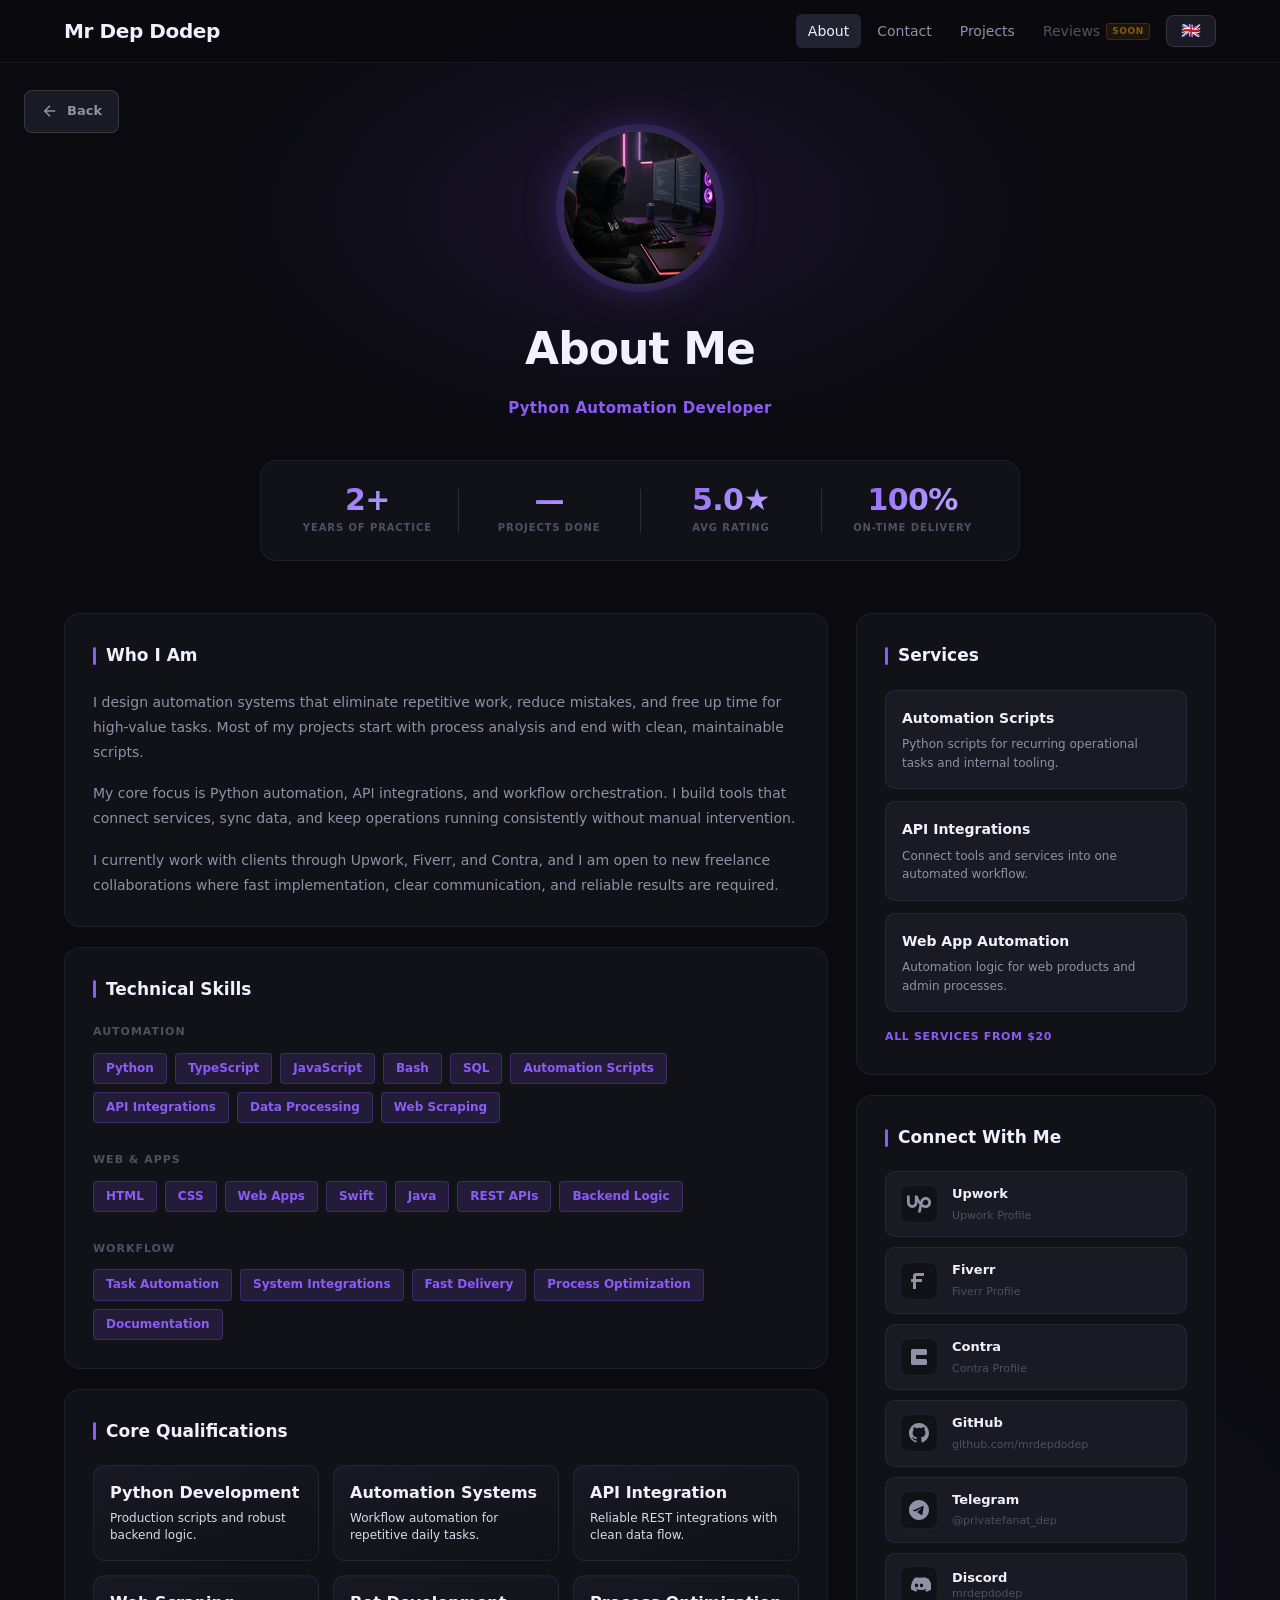
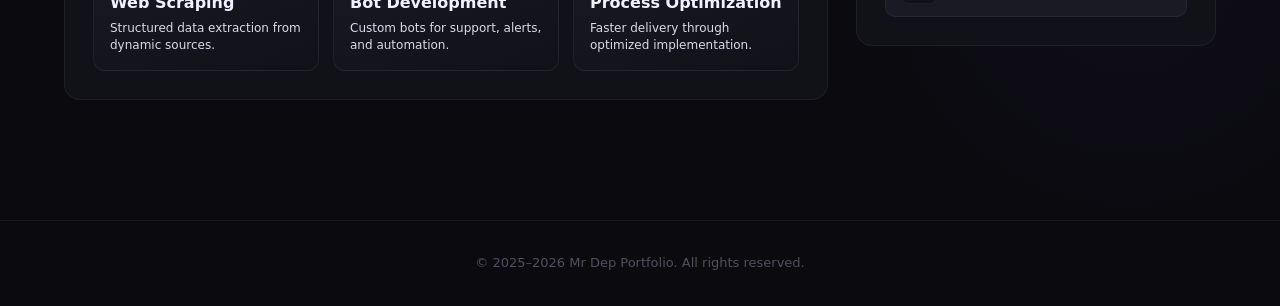
<file: about/index.html>
<!DOCTYPE html>
<html lang="en">
<head>
  <meta charset="UTF-8" />
  <meta name="viewport" content="width=device-width, initial-scale=1.0" />
  <meta http-equiv="Content-Security-Policy" content="default-src 'self'; script-src 'self' https://cdnjs.cloudflare.com 'sha256-5gmyL0zqmXpKHC7ut8MeoKmdxbCpKA8cqHUM3cdT25I='; style-src 'self' 'unsafe-inline' https://fonts.googleapis.com https://cdnjs.cloudflare.com; img-src 'self' https: data: blob:; font-src 'self' https://fonts.gstatic.com data:; connect-src 'self' https:; object-src 'none'; base-uri 'self'" />
  
  <!-- Primary Meta Tags -->
  <title>About Me | Mr Dep Portfolio</title>
  <meta name="title" content="About Me | Mr Dep Portfolio" />
  <meta name="description" content="Learn more about Mr Dep - Python Automation Developer. Skills, services, and freelance profiles." />
  <meta name="keywords" content="python automation, scripts, integrations, services, freelancer profiles" />
  <meta name="theme-color" content="#6366f1" />
  <meta name="robots" content="index, follow, max-image-preview:large" />
  
  <!-- Canonical URL -->
  <meta name="author" content="Mr Dep" />
  <link rel="canonical" href="https://mrdepdodep.github.io/portfolio/about/" />
  <link rel="alternate" hreflang="en" href="https://mrdepdodep.github.io/portfolio/about/?lang=en" />
  <link rel="alternate" hreflang="uk" href="https://mrdepdodep.github.io/portfolio/about/?lang=uk" />
  <link rel="alternate" hreflang="ru" href="https://mrdepdodep.github.io/portfolio/about/?lang=ru" />
  <link rel="alternate" hreflang="x-default" href="https://mrdepdodep.github.io/portfolio/about/" />
  <meta property="og:type" content="website" />
  <meta property="og:url" content="https://mrdepdodep.github.io/portfolio/about/" />
  <meta property="og:title" content="About Me | Mr Dep Portfolio" />
  <meta property="og:description" content="Learn more about Mr Dep - Python Automation Developer. Skills, services, and freelance profiles." />
  <meta property="og:image" content="https://mrdepdodep.github.io/portfolio/src/images/dodep-coder.png" />
  <meta property="og:image:width" content="1024" />
  <meta property="og:image:height" content="1024" />
  <meta property="og:site_name" content="Mr Dep Portfolio" />
  <meta property="og:locale" content="en_US" />
  <meta property="twitter:card" content="summary_large_image" />
  <meta property="twitter:url" content="https://mrdepdodep.github.io/portfolio/about/" />
  <meta property="twitter:title" content="About Me | Mr Dep Portfolio" />
  <meta property="twitter:description" content="Learn more about Mr Dep - Python Automation Developer. Skills, services, and freelance profiles." />
  <meta property="twitter:image" content="https://mrdepdodep.github.io/portfolio/src/images/dodep-coder.png" />
  
  <!-- Favicons -->
  <link rel="icon" type="image/x-icon" href="../src/images/favicon.ico" />
  <link rel="icon" type="image/png" sizes="32x32" href="../src/images/dodep-coder.png" />
  <link rel="icon" type="image/png" sizes="16x16" href="../src/images/dodep-coder.png" />
  <link rel="apple-touch-icon" sizes="180x180" href="../src/images/dodep-coder.png" />
  
  <!-- Preconnect for Performance -->
  <link rel="preconnect" href="https://fonts.googleapis.com" />
  <link rel="preconnect" href="https://fonts.gstatic.com" crossorigin />
  <link rel="preload" href="https://fonts.googleapis.com/css2?family=Inter:wght@300;400;600;700&display=swap" as="style" crossorigin />
  
  <!-- Fonts -->
  <link href="https://fonts.googleapis.com/css2?family=Inter:wght@300;400;600;700&display=swap" rel="stylesheet" />
  
  <!-- Preload Critical Resources -->
  <link rel="preload" href="../src/css/main.css" as="style" />
  <link rel="preload" href="../src/css/about.css" as="style" />
  <link rel="preload" href="../src/js/main.js" as="script" />
  
  <!-- Styles -->
  <link rel="stylesheet" href="../src/css/main.css"/>
  <link rel="stylesheet" href="../src/css/about.css"/>

  <!-- Structured Data -->
  <script type="application/ld+json">
  {
    "@context": "https://schema.org",
    "@type": "ProfilePage",
    "name": "About Mr Dep",
    "url": "https://mrdepdodep.github.io/portfolio/about/",
    "mainEntity": {
      "@type": "Person",
      "name": "Mr Dep",
      "url": "https://mrdepdodep.github.io/portfolio/",
      "jobTitle": "Python Automation Developer",
      "description": "Python automation developer based in Lviv. Scripts, API integrations, workflow automation, and web app tooling.",
      "knowsAbout": ["Python", "Automation", "API Integration", "Web Scraping", "Bot Development", "JavaScript", "TypeScript", "Swift", "Java"],
      "sameAs": [
        "https://github.com/mrdepdodep",
        "https://www.upwork.com/freelancers/~01fa79f1e53eda4e4b",
        "https://www.fiverr.com/mrdepdodep",
        "https://contra.com/mr_dep_dodep_rnrcocwr/work?r=mr_dep_dodep_rnrcocwr"
      ]
    }
  }
  </script>
</head>

<body class="about-page">
  
  <!-- Toast Notification -->
  <div class="toast" id="toast" role="alert" aria-live="polite" aria-atomic="true"></div>

  <!-- Back Button -->
  <a href="../" class="back-button" aria-label="Go back to home page" data-i18n-attr="aria-label:a11y.backHome">
    <svg width="24" height="24" viewBox="0 0 24 24" fill="none" stroke="currentColor" stroke-width="2" aria-hidden="true">
      <path d="M19 12H5M12 19l-7-7 7-7"/>
    </svg>
    <span data-i18n="about.back">Back</span>
  </a>

  <!-- Navigation -->
  <nav class="nav scrolled" role="navigation" aria-label="Main navigation" data-i18n-attr="aria-label:a11y.mainNavigation">
    <div class="container nav-container">
      <a href="../" class="logo" aria-label="Mr Dep Dodep - Home" data-i18n-attr="aria-label:a11y.logoHome">Mr Dep Dodep</a>
      <ul class="nav-menu">
        <li><a href="./" class="nav-link active" aria-current="page" data-i18n="nav.about">About</a></li>
        <li><a href="../#contact" class="nav-link" data-i18n="nav.contact">Contact</a></li>
        <li><a href="../projects/" class="nav-link" data-i18n="nav.projects">Projects</a></li>
        <li>
          <a href="#" class="nav-link nav-soon" data-soon-link>
            <span data-i18n="nav.reviews">Reviews</span>
            <span class="soon-tag" aria-hidden="true" data-i18n="common.soon">Soon</span>
          </a>
        </li>
        
        <!-- Language Switcher -->
        <li class="language-switcher">
          <button class="lang-btn" id="currentLang" aria-label="Select language" aria-haspopup="true" aria-expanded="false" data-i18n-attr="aria-label:a11y.selectLanguage">
            <span class="flag" aria-hidden="true">🇬🇧</span>
          </button>
          <div class="lang-dropdown" id="langDropdown" role="menu">
            <button class="lang-option" data-lang="en" role="menuitem">
              <span class="flag" aria-hidden="true">🇬🇧</span>
              <span>English</span>
            </button>
            <button class="lang-option" data-lang="uk" role="menuitem">
              <span class="flag" aria-hidden="true">🇺🇦</span>
              <span>Українська</span>
            </button>
            <button class="lang-option" data-lang="ru" role="menuitem">
              <span class="flag" aria-hidden="true">🇷🇺</span>
              <span>Русский</span>
            </button>
          </div>
        </li>
      </ul>
    </div>
  </nav>

  <!-- Main Content -->
  <main id="main-content">
    <!-- About Detail Section -->
    <section class="about-detail">
      <div class="container">
        
        <!-- Page Header -->
        <header class="about-header">
          <div class="avatar-large">
            <img src="../src/images/dodep-coder.webp" srcset="../src/images/dodep-coder-512.webp 512w, ../src/images/dodep-coder.webp 1024w" sizes="156px" alt="Mr Dep — Python Automation Developer" id="aboutAvatarImg" />
          </div>
          <h1 class="about-title" data-i18n="about.detailTitle">About Me</h1>
          <p class="about-subtitle" data-i18n="about.detailSubtitle" data-rotating-title="profile">Python Automation Developer</p>
        </header>

        <!-- Stats Strip -->
        <div class="about-stats-strip">
          <div class="about-stat-item">
            <span class="about-stat-value">2+</span>
            <span class="about-stat-label" data-i18n="about.stats.yearsPractice">Years of Practice</span>
          </div>
          <div class="about-stat-sep"></div>
          <div class="about-stat-item">
            <span class="about-stat-value">—</span>
            <span class="about-stat-label" data-i18n="about.stats.projectsDone">Projects Done</span>
          </div>
          <div class="about-stat-sep"></div>
          <div class="about-stat-item">
            <span class="about-stat-value">5.0★</span>
            <span class="about-stat-label" data-i18n="about.stats.avgRating">Avg Rating</span>
          </div>
          <div class="about-stat-sep"></div>
          <div class="about-stat-item">
            <span class="about-stat-value">100%</span>
            <span class="about-stat-label" data-i18n="about.stats.onTimeDelivery">On-time Delivery</span>
          </div>
        </div>

        <!-- Main Content Layout -->
        <div class="about-content-wrapper">
          
          <!-- Left Side: Bio & Skills -->
          <article class="about-main-content">
            
            <!-- Biography Card -->
            <div class="content-card bio-card">
              <h2 data-i18n="about.bioTitle">Who I Am</h2>
              <div class="bio-text">
                <p data-i18n="about.bio1">
                  I design automation systems that eliminate repetitive work, reduce mistakes, and free up time for high-value tasks. Most of my projects start with process analysis and end with clean, maintainable scripts.
                </p>
                <p data-i18n="about.bio2">
                  My core focus is Python automation, API integrations, and workflow orchestration. I build tools that connect services, sync data, and keep operations running consistently without manual intervention.
                </p>
                <p data-i18n="about.bio3">
                  I currently work with clients through Upwork, Fiverr, and Contra, and I am open to new freelance collaborations where fast implementation, clear communication, and reliable results are required.
                </p>
              </div>
            </div>

            <!-- Skills Card -->
            <div class="content-card skills-card">
              <h2 data-i18n="about.skillsTitle">Technical Skills</h2>
              <div class="skills-detailed">
                <div class="skill-category">
                  <h3 data-i18n="about.skill1.title">Automation</h3>
                  <div class="skill-tags">
                    <span class="skill-tag">Python</span>
                    <span class="skill-tag">TypeScript</span>
                    <span class="skill-tag">JavaScript</span>
                    <span class="skill-tag">Bash</span>
                    <span class="skill-tag">SQL</span>
                    <span class="skill-tag">Automation Scripts</span>
                    <span class="skill-tag">API Integrations</span>
                    <span class="skill-tag">Data Processing</span>
                    <span class="skill-tag">Web Scraping</span>
                  </div>
                </div>
                
                <div class="skill-category">
                  <h3 data-i18n="about.skill2.title">Web & Apps</h3>
                  <div class="skill-tags">
                    <span class="skill-tag">HTML</span>
                    <span class="skill-tag">CSS</span>
                    <span class="skill-tag">Web Apps</span>
                    <span class="skill-tag">Swift</span>
                    <span class="skill-tag">Java</span>
                    <span class="skill-tag">REST APIs</span>
                    <span class="skill-tag">Backend Logic</span>
                  </div>
                </div>
                
                <div class="skill-category">
                  <h3 data-i18n="about.skill3.title">Workflow</h3>
                  <div class="skill-tags">
                    <span class="skill-tag">Task Automation</span>
                    <span class="skill-tag">System Integrations</span>
                    <span class="skill-tag">Fast Delivery</span>
                    <span class="skill-tag">Process Optimization</span>
                    <span class="skill-tag">Documentation</span>
                  </div>
                </div>
              </div>
            </div>

            <div class="content-card qualifications-card">
              <h2 data-i18n="about.qualifications.title">Core Qualifications</h2>
              <div class="qualification-grid">
                <div class="qualification-item">
                  <h3 data-i18n="about.qual1.title">Python Development</h3>
                  <p data-i18n="about.qual1.desc">Production scripts and robust backend logic.</p>
                </div>
                <div class="qualification-item">
                  <h3 data-i18n="about.qual2.title">Automation Systems</h3>
                  <p data-i18n="about.qual2.desc">Workflow automation for repetitive daily tasks.</p>
                </div>
                <div class="qualification-item">
                  <h3 data-i18n="about.qual3.title">API Integration</h3>
                  <p data-i18n="about.qual3.desc">Reliable REST integrations with clean data flow.</p>
                </div>
                <div class="qualification-item">
                  <h3 data-i18n="about.qual4.title">Web Scraping</h3>
                  <p data-i18n="about.qual4.desc">Structured data extraction from dynamic sources.</p>
                </div>
                <div class="qualification-item">
                  <h3 data-i18n="about.qual5.title">Bot Development</h3>
                  <p data-i18n="about.qual5.desc">Custom bots for support, alerts, and automation.</p>
                </div>
                <div class="qualification-item">
                  <h3 data-i18n="about.qual6.title">Process Optimization</h3>
                  <p data-i18n="about.qual6.desc">Faster delivery through optimized implementation.</p>
                </div>
              </div>
            </div>

            <!-- Resume block temporarily hidden -->
            <div class="content-card media-card" hidden aria-hidden="true">
              <div class="resume-header-bar">
                <h3 data-i18n="about.resumeTitle">Resume</h3>
              </div>
              <div class="resume-content" id="resumeMarkdown"></div>
            </div>

          </article>

          <!-- Right Side: Services & Contact -->
          <aside class="about-sidebar">
            
            <!-- Services/Rates Card -->
            <div class="content-card rates-card">
              <h2 data-i18n="about.servicesTitle">Services</h2>
              <div class="services-list">
                
                <div class="service-item">
                  <div class="service-header">
                    <h3 data-i18n="about.service1.name">Landing Page</h3>
                  </div>
                  <p class="service-description" data-i18n="about.service1.desc">
                    Responsive single-page website with modern design
                  </p>
                </div>

                <div class="service-item">
                  <div class="service-header">
                    <h3 data-i18n="about.service2.name">Multi-page Website</h3>
                  </div>
                  <p class="service-description" data-i18n="about.service2.desc">
                    Complete website with multiple pages and navigation
                  </p>
                </div>

                <div class="service-item">
                  <div class="service-header">
                    <h3 data-i18n="about.service3.name">UI/UX Design</h3>
                  </div>
                  <p class="service-description" data-i18n="about.service3.desc">
                    Complete design system with prototypes.
                  </p>
                </div>

              </div>
              <p class="services-note" data-i18n="about.servicesFrom">All services from $20</p>
            </div>

            <!-- Social Links Card -->
            <div class="content-card social-card">
              <h2 data-i18n="about.connectTitle">Connect With Me</h2>
              <div class="social-links-detailed">
                
                <a href="https://www.upwork.com/freelancers/~01fa79f1e53eda4e4b" target="_blank" rel="noopener noreferrer" class="social-link-detailed upwork">
                  <div class="social-icon">
                    <svg width="24" height="24" viewBox="0 0 24 24" fill="currentColor">
                      <path d="M18.561 13.158c-1.102 0-2.135-.467-3.074-1.227l.228-1.076.008-.042c.207-1.143.849-3.06 2.839-3.06 1.492 0 2.703 1.212 2.703 2.703-.001 1.489-1.212 2.702-2.704 2.702zm0-8.14c-2.539 0-4.51 1.649-5.31 4.366-1.22-1.834-2.148-4.036-2.687-5.892H7.828v7.112c-.002 1.406-1.141 2.546-2.547 2.548-1.405-.002-2.543-1.143-2.545-2.548V3.492H0v7.112c0 2.914 2.37 5.303 5.281 5.303 2.913 0 5.283-2.389 5.283-5.303v-1.19c.529 1.107 1.182 2.229 1.974 3.221l-1.673 7.873h2.797l1.213-5.71c.945.787 2.064 1.18 3.686 1.18 3.021 0 5.478-2.458 5.478-5.481 0-3.021-2.457-5.479-5.478-5.479z"/>
                    </svg>
                  </div>
                  <div class="social-info">
                    <span class="social-name">Upwork</span>
                    <span class="social-handle" data-i18n="about.social.upworkProfile">Upwork Profile</span>
                  </div>
                </a>

                <a href="https://www.fiverr.com/mrdepdodep" target="_blank" rel="noopener noreferrer" class="social-link-detailed fiverr">
                  <div class="social-icon">
                    <svg width="24" height="24" viewBox="0 0 24 24" fill="currentColor">
                      <path d="M7 4h10v3H9v3h6v3H9v7H6v-7H4v-3h2V7a3 3 0 013-3z"/>
                    </svg>
                  </div>
                  <div class="social-info">
                    <span class="social-name">Fiverr</span>
                    <span class="social-handle" data-i18n="about.social.fiverrProfile">Fiverr Profile</span>
                  </div>
                </a>

                <a href="https://contra.com/mr_dep_dodep_rnrcocwr/work?r=mr_dep_dodep_rnrcocwr" target="_blank" rel="noopener noreferrer" class="social-link-detailed contra">
                  <div class="social-icon">
                    <svg width="24" height="24" viewBox="0 0 24 24" fill="currentColor">
                      <path d="M4 5.5A1.5 1.5 0 015.5 4h13A1.5 1.5 0 0120 5.5v3A1.5 1.5 0 0118.5 10H9v4h9.5A1.5 1.5 0 0120 15.5v3a1.5 1.5 0 01-1.5 1.5h-13A1.5 1.5 0 014 18.5v-13z"/>
                    </svg>
                  </div>
                  <div class="social-info">
                    <span class="social-name">Contra</span>
                    <span class="social-handle" data-i18n="about.social.contraProfile">Contra Profile</span>
                  </div>
                </a>

                <a href="https://github.com/mrdepdodep" target="_blank" rel="noopener noreferrer" class="social-link-detailed github">
                  <div class="social-icon">
                    <svg width="24" height="24" viewBox="0 0 24 24" fill="currentColor">
                      <path d="M12 2C6.477 2 2 6.477 2 12c0 4.42 2.865 8.17 6.839 9.49.5.092.682-.217.682-.482 0-.237-.008-.866-.013-1.7-2.782.603-3.369-1.34-3.369-1.34-.454-1.156-1.11-1.463-1.11-1.463-.908-.62.069-.608.069-.608 1.003.07 1.531 1.03 1.531 1.03.892 1.529 2.341 1.087 2.91.831.092-.646.35-1.086.636-1.336-2.22-.253-4.555-1.11-4.555-4.943 0-1.091.39-1.984 1.029-2.683-.103-.253-.446-1.27.098-2.647 0 0 .84-.269 2.75 1.025A9.578 9.578 0 0112 6.836c.85.004 1.705.114 2.504.336 1.909-1.294 2.747-1.025 2.747-1.025.546 1.377.203 2.394.1 2.647.64.699 1.028 1.592 1.028 2.683 0 3.842-2.339 4.687-4.566 4.935.359.309.678.919.678 1.852 0 1.336-.012 2.415-.012 2.743 0 .267.18.578.688.48C19.138 20.167 22 16.418 22 12c0-5.523-4.477-10-10-10z"/>
                    </svg>
                  </div>
                  <div class="social-info">
                    <span class="social-name">GitHub</span>
                    <span class="social-handle">github.com/mrdepdodep</span>
                  </div>
                </a>

                <a href="https://t.me/privatefanat_dep" target="_blank" rel="noopener noreferrer" class="social-link-detailed telegram">
                  <div class="social-icon">
                    <svg width="24" height="24" viewBox="0 0 24 24" fill="currentColor">
                      <path d="M12 2C6.48 2 2 6.48 2 12s4.48 10 10 10 10-4.48 10-10S17.52 2 12 2zm4.64 6.8c-.15 1.58-.8 5.42-1.13 7.19-.14.75-.42 1-.68 1.03-.58.05-1.02-.38-1.58-.75-.88-.58-1.38-.94-2.23-1.5-.99-.65-.35-1.01.22-1.59.15-.15 2.71-2.48 2.76-2.69a.2.2 0 00-.05-.18c-.06-.05-.14-.03-.21-.02-.09.02-1.49.95-4.22 2.79-.4.27-.76.41-1.08.4-.36-.01-1.04-.2-1.55-.37-.63-.2-1.12-.31-1.08-.66.02-.18.27-.36.74-.55 2.92-1.27 4.86-2.11 5.83-2.51 2.78-1.16 3.35-1.36 3.73-1.36.08 0 .27.02.39.12.1.08.13.19.14.27-.01.06.01.24 0 .38z"/>
                    </svg>
                  </div>
                  <div class="social-info">
                    <span class="social-name">Telegram</span>
                    <span class="social-handle">@privatefanat_dep</span>
                  </div>
                </a>

                <button type="button" class="social-link-detailed discord" data-discord-open aria-label="Open Discord contact instructions" data-i18n-attr="aria-label:a11y.openDiscordInstructions">
                  <div class="social-icon">
                    <svg width="24" height="24" viewBox="0 0 24 24" fill="currentColor">
                      <path d="M20.3 5.4A16.8 16.8 0 0016.2 4l-.2.4c1.5.4 2.2 1 2.2 1s-1.4-.8-4.5-.8-4.5.8-4.5.8.7-.6 2.2-1L11.2 4A16.6 16.6 0 007 5.4C4.4 9.2 3.7 12.8 4 16.3c1.8 1.3 3.6 2 5.3 2.4l1.1-1.8c-.6-.2-1.2-.5-1.8-.8l.4-.3c3.4 1.6 7.1 1.6 10.5 0l.4.3c-.6.4-1.2.7-1.8.8l1.1 1.8c1.7-.4 3.5-1.1 5.3-2.4.4-4.1-.6-7.7-3.2-10.9zM9.5 14.2c-.9 0-1.6-.8-1.6-1.8s.7-1.8 1.6-1.8 1.6.8 1.6 1.8-.7 1.8-1.6 1.8zm5 0c-.9 0-1.6-.8-1.6-1.8s.7-1.8 1.6-1.8 1.6.8 1.6 1.8-.7 1.8-1.6 1.8z"/>
                    </svg>
                  </div>
                  <div class="social-info">
                    <span class="social-name">Discord</span>
                    <span class="social-handle">mrdepdodep</span>
                  </div>
                </button>

              </div>
            </div>

          </aside>

        </div>

      </div>
    </section>
  </main>

  <div class="discord-modal" id="discordModal" hidden>
    <div class="discord-modal-backdrop" data-discord-close></div>
    <div class="discord-modal-dialog" role="dialog" aria-modal="true" aria-labelledby="discordModalTitle">
      <div class="discord-modal-inner">

        <!-- Top bar -->
        <div class="discord-modal-topbar">
          <span class="discord-modal-label" id="discordModalTitle" data-i18n="discord.modal.title">Add me on Discord</span>
          <button type="button" class="discord-modal-close" aria-label="Close" data-i18n-attr="aria-label:a11y.close" data-discord-close>
            <svg width="12" height="12" viewBox="0 0 12 12" fill="none" aria-hidden="true"><path d="M1 1l10 10M11 1L1 11" stroke="currentColor" stroke-width="1.8" stroke-linecap="round"/></svg>
          </button>
        </div>

        <!-- Username card -->
        <div class="discord-user-card">
          <div class="discord-user-card-top">
            <div class="discord-user-avatar" aria-hidden="true">
              <svg width="22" height="22" viewBox="0 0 24 24" fill="currentColor"><path d="M20.3 5.4A16.8 16.8 0 0016.2 4l-.2.4c1.5.4 2.2 1 2.2 1s-1.4-.8-4.5-.8-4.5.8-4.5.8.7-.6 2.2-1L11.2 4A16.6 16.6 0 007 5.4C4.4 9.2 3.7 12.8 4 16.3c1.8 1.3 3.6 2 5.3 2.4l1.1-1.8c-.6-.2-1.2-.5-1.8-.8l.4-.3c3.4 1.6 7.1 1.6 10.5 0l.4.3c-.6.4-1.2.7-1.8.8l1.1 1.8c1.7-.4 3.5-1.1 5.3-2.4.4-4.1-.6-7.7-3.2-10.9zM9.5 14.2c-.9 0-1.6-.8-1.6-1.8s.7-1.8 1.6-1.8 1.6.8 1.6 1.8-.7 1.8-1.6 1.8zm5 0c-.9 0-1.6-.8-1.6-1.8s.7-1.8 1.6-1.8 1.6.8 1.6 1.8-.7 1.8-1.6 1.8z"/></svg>
            </div>
            <div class="discord-user-info">
              <span class="discord-user-sublabel">Discord</span>
              <code id="discordUsernameValue">mrdepdodep</code>
            </div>
          </div>
          <button type="button" class="discord-copy-btn" id="discordCopyBtn" data-discord-copy>
            <svg class="discord-copy-icon" width="16" height="16" viewBox="0 0 24 24" fill="none" stroke="currentColor" stroke-width="2" stroke-linecap="round" stroke-linejoin="round" aria-hidden="true"><rect x="9" y="9" width="13" height="13" rx="2"/><path d="M5 15H4a2 2 0 01-2-2V4a2 2 0 012-2h9a2 2 0 012 2v1"/></svg>
            <svg class="discord-check-icon" width="16" height="16" viewBox="0 0 24 24" fill="none" stroke="currentColor" stroke-width="2.5" stroke-linecap="round" stroke-linejoin="round" aria-hidden="true"><polyline points="20 6 9 17 4 12"/></svg>
            <span class="discord-copy-label" data-i18n="discord.modal.copyButton">Copy username</span>
          </button>
        </div>

        <!-- Steps -->
        <div class="discord-steps-wrap">
          <ol class="discord-steps">
            <li>
              <span class="discord-step-num" aria-hidden="true">1</span>
              <span data-i18n="discord.modal.step1">Tap "Copy username" above.</span>
            </li>
            <li>
              <span class="discord-step-num" aria-hidden="true">2</span>
              <span data-i18n="discord.modal.step2">Open Discord → <strong>Add Friend</strong>.</span>
            </li>
            <li>
              <span class="discord-step-num" aria-hidden="true">3</span>
              <span data-i18n="discord.modal.step3">Paste <code>mrdepdodep</code> and send the request.</span>
            </li>
          </ol>
        </div>

      </div>
    </div>
  </div>

  <!-- Footer -->
  <footer class="footer" role="contentinfo">
    <div class="container">
      <p data-i18n="footer.text">&copy; 2025–2026 Mr Dep Portfolio. All rights reserved.</p>
    </div>
  </footer>
  
  <!-- Scripts -->
  <script src="../src/js/main.js" defer></script>

</body>
</html>
</file>
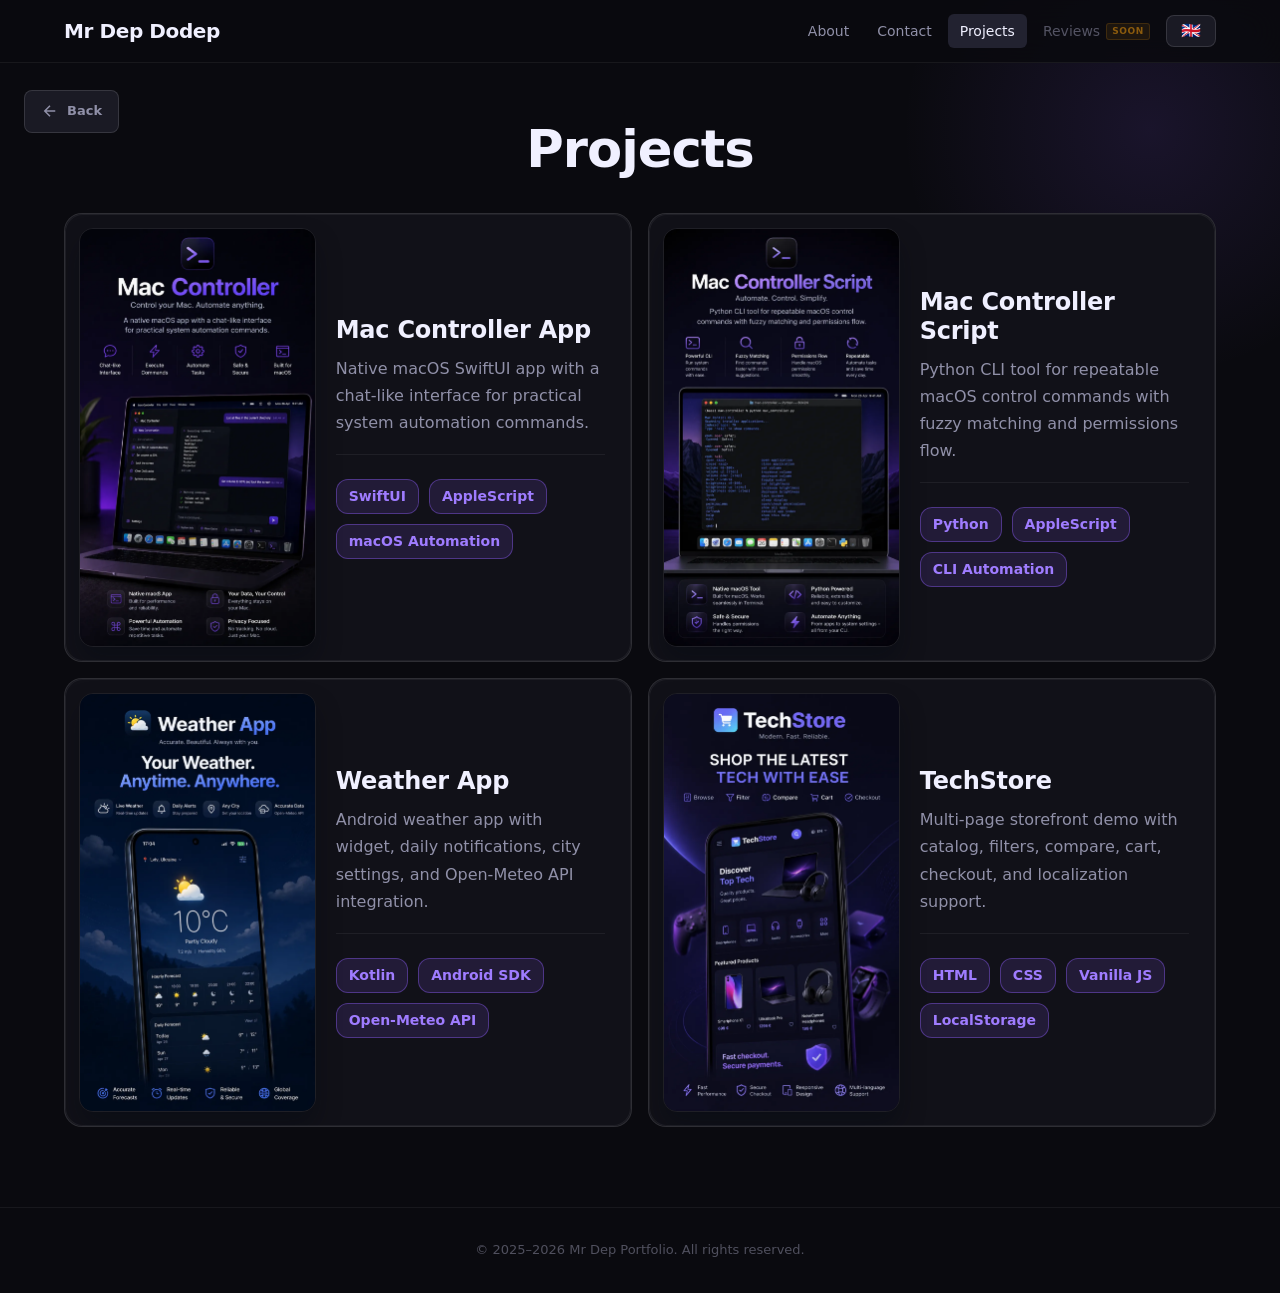
<file: projects/index.html>
<!DOCTYPE html>
<html lang="en">
<head>
  <meta charset="UTF-8" />
  <meta name="viewport" content="width=device-width, initial-scale=1.0" />
  <meta http-equiv="Content-Security-Policy" content="default-src 'self'; script-src 'self' https://cdnjs.cloudflare.com 'sha256-yBXYWBGzJzbbxDOUG4tCteR3l3p3SmIhcN23/uReKBg='; style-src 'self' 'unsafe-inline' https://fonts.googleapis.com https://cdnjs.cloudflare.com; img-src 'self' https: data: blob:; font-src 'self' https://fonts.gstatic.com data:; connect-src 'self' https:; object-src 'none'; base-uri 'self'" />

  <title>Projects | Mr Dep Portfolio</title>
  <meta name="title" content="Projects | Mr Dep Portfolio" />
  <meta name="description" content="Automation and web projects by Mr Dep — Python scripts, Mac apps, API integrations, and e-commerce demos." />
  <meta name="keywords" content="projects, portfolio, python automation, mac automation, weather app, techstore" />
  <meta name="author" content="Mr Dep" />
  <meta name="theme-color" content="#6366f1" />
  <meta name="robots" content="index, follow, max-image-preview:large" />

  <link rel="canonical" href="https://mrdepdodep.github.io/portfolio/projects/" />
  <link rel="alternate" hreflang="en" href="https://mrdepdodep.github.io/portfolio/projects/?lang=en" />
  <link rel="alternate" hreflang="uk" href="https://mrdepdodep.github.io/portfolio/projects/?lang=uk" />
  <link rel="alternate" hreflang="ru" href="https://mrdepdodep.github.io/portfolio/projects/?lang=ru" />
  <link rel="alternate" hreflang="x-default" href="https://mrdepdodep.github.io/portfolio/projects/" />
  <meta property="og:type" content="website" />
  <meta property="og:url" content="https://mrdepdodep.github.io/portfolio/projects/" />
  <meta property="og:title" content="Projects | Mr Dep Portfolio" />
  <meta property="og:description" content="Automation and web projects by Mr Dep — Python scripts, Mac apps, API integrations, and e-commerce demos." />
  <meta property="og:image" content="https://mrdepdodep.github.io/portfolio/src/images/dodep-coder.png" />
  <meta property="og:image:width" content="1024" />
  <meta property="og:image:height" content="1024" />
  <meta property="og:site_name" content="Mr Dep Portfolio" />
  <meta property="og:locale" content="en_US" />
  <meta property="twitter:card" content="summary_large_image" />
  <meta property="twitter:url" content="https://mrdepdodep.github.io/portfolio/projects/" />
  <meta property="twitter:title" content="Projects | Mr Dep Portfolio" />
  <meta property="twitter:description" content="Automation and web projects by Mr Dep — Python scripts, Mac apps, API integrations, and e-commerce demos." />
  <meta property="twitter:image" content="https://mrdepdodep.github.io/portfolio/src/images/dodep-coder.png" />

  <link rel="icon" type="image/x-icon" href="../src/images/favicon.ico" />
  <link rel="icon" type="image/png" sizes="32x32" href="../src/images/dodep-coder.png" />
  <link rel="icon" type="image/png" sizes="16x16" href="../src/images/dodep-coder.png" />
  <link rel="apple-touch-icon" sizes="180x180" href="../src/images/dodep-coder.png" />

  <link rel="preconnect" href="https://fonts.googleapis.com" />
  <link rel="preconnect" href="https://fonts.gstatic.com" crossorigin />
  <link rel="preload" href="https://fonts.googleapis.com/css2?family=Inter:wght@300;400;600;700&display=swap" as="style" crossorigin />
  <link href="https://fonts.googleapis.com/css2?family=Inter:wght@300;400;600;700&display=swap" rel="stylesheet" />

  <link rel="preload" href="../src/css/main.css" as="style" />
  <link rel="preload" href="../src/css/projects.css" as="style" />

  <link rel="stylesheet" href="../src/css/main.css" />
  <link rel="stylesheet" href="../src/css/projects.css" />

  <!-- Structured Data -->
  <script type="application/ld+json">
  {
    "@context": "https://schema.org",
    "@type": "CollectionPage",
    "name": "Projects | Mr Dep Portfolio",
    "url": "https://mrdepdodep.github.io/portfolio/projects/",
    "description": "Automation and web projects by Mr Dep — Python scripts, Mac apps, API integrations, and e-commerce demos.",
    "author": {
      "@type": "Person",
      "name": "Mr Dep",
      "url": "https://mrdepdodep.github.io/portfolio/"
    },
    "breadcrumb": {
      "@type": "BreadcrumbList",
      "itemListElement": [
        { "@type": "ListItem", "position": 1, "name": "Home", "item": "https://mrdepdodep.github.io/portfolio/" },
        { "@type": "ListItem", "position": 2, "name": "Projects", "item": "https://mrdepdodep.github.io/portfolio/projects/" }
      ]
    }
  }
  </script>
</head>
<body class="projects-page">
  <div class="toast" id="toast" role="alert" aria-live="polite" aria-atomic="true"></div>

  <a href="../" class="back-button" aria-label="Go back to home page" data-i18n-attr="aria-label:a11y.backHome">
    <svg width="24" height="24" viewBox="0 0 24 24" fill="none" stroke="currentColor" stroke-width="2" aria-hidden="true">
      <path d="M19 12H5M12 19l-7-7 7-7" />
    </svg>
    <span data-i18n="projects.back">Back</span>
  </a>

  <nav class="nav scrolled" role="navigation" aria-label="Main navigation" data-i18n-attr="aria-label:a11y.mainNavigation">
    <div class="container nav-container">
      <a href="../" class="logo" aria-label="Mr Dep Dodep - Home" data-i18n-attr="aria-label:a11y.logoHome">Mr Dep Dodep</a>
      <ul class="nav-menu">
        <li><a href="../about/" class="nav-link" data-i18n="nav.about">About</a></li>
        <li><a href="../#contact" class="nav-link" data-i18n="nav.contact">Contact</a></li>
        <li><a href="./" class="nav-link active" aria-current="page" data-i18n="nav.projects">Projects</a></li>
        <li>
          <a href="#" class="nav-link nav-soon" data-soon-link>
            <span data-i18n="nav.reviews">Reviews</span>
            <span class="soon-tag" aria-hidden="true" data-i18n="common.soon">Soon</span>
          </a>
        </li>
        <li class="language-switcher">
          <button class="lang-btn" id="currentLang" aria-label="Select language" aria-haspopup="true" aria-expanded="false" data-i18n-attr="aria-label:a11y.selectLanguage">
            <span class="flag" aria-hidden="true">🇬🇧</span>
          </button>
          <div class="lang-dropdown" id="langDropdown" role="menu">
            <button class="lang-option" data-lang="en" role="menuitem">
              <span class="flag" aria-hidden="true">🇬🇧</span>
              <span>English</span>
            </button>
            <button class="lang-option" data-lang="uk" role="menuitem">
              <span class="flag" aria-hidden="true">🇺🇦</span>
              <span>Українська</span>
            </button>
            <button class="lang-option" data-lang="ru" role="menuitem">
              <span class="flag" aria-hidden="true">🇷🇺</span>
              <span>Русский</span>
            </button>
          </div>
        </li>
      </ul>
    </div>
  </nav>

  <main id="main-content">
    <section class="projects-page-section">
      <div class="container">
        <header class="projects-page-header">
          <h1 class="projects-page-title" data-i18n="projects.pageTitle">Projects</h1>
        </header>

        <div class="projects-page-grid">
          <a class="project-item" href="./detail/?id=mac-controller-app" aria-label="Open Mac Controller App project page" data-i18n-attr="aria-label:a11y.openMacAppProject">
            <img class="project-item-image" src="../src/images/project-cards/mac-controller-app-card.webp" srcset="../src/images/project-cards/mac-controller-app-card-470.webp 470w, ../src/images/project-cards/mac-controller-app-card.webp 941w" sizes="(max-width: 768px) 100vw, 44vw" alt="Mac Controller App preview image" loading="lazy" width="941" height="1672" />
            <div class="project-item-body">
              <h2 data-i18n="projects.featured.macApp.title">Mac Controller App</h2>
              <p class="project-item-description" data-i18n="projects.featured.macApp.description">Desktop app for controlling and automating common Mac tasks from one panel.</p>
              <div class="project-item-skills">
                <p class="project-skills" data-skill-pills data-i18n="projects.skills.macApp">Swift, AppleScript, UI Automation</p>
              </div>
            </div>
          </a>

          <a class="project-item" href="./detail/?id=mac-controller-script" aria-label="Open Mac Controller Script project page" data-i18n-attr="aria-label:a11y.openMacScriptProject">
            <img class="project-item-image" src="../src/images/project-cards/mac-controller-script-card.webp" srcset="../src/images/project-cards/mac-controller-script-card-470.webp 470w, ../src/images/project-cards/mac-controller-script-card.webp 941w" sizes="(max-width: 768px) 100vw, 44vw" alt="Mac Controller Script preview image" loading="lazy" width="941" height="1672" />
            <div class="project-item-body">
              <h2 data-i18n="projects.featured.macScript.title">Mac Controller Script</h2>
              <p class="project-item-description" data-i18n="projects.featured.macScript.description">Command-line script set for repeatable Mac automation actions and quick helpers.</p>
              <div class="project-item-skills">
                <p class="project-skills" data-skill-pills data-i18n="projects.skills.macScript">Bash, AppleScript, CLI Tooling</p>
              </div>
            </div>
          </a>

          <a class="project-item" href="./detail/?id=weather-app" aria-label="Open Weather App project page" data-i18n-attr="aria-label:a11y.openWeatherProject">
            <img class="project-item-image" src="../src/images/project-cards/weather-app-card.webp" srcset="../src/images/project-cards/weather-app-card-470.webp 470w, ../src/images/project-cards/weather-app-card.webp 941w" sizes="(max-width: 768px) 100vw, 44vw" alt="Weather App preview image" loading="lazy" width="941" height="1672" />
            <div class="project-item-body">
              <h2 data-i18n="projects.featured.weather.title">Weather App</h2>
              <p class="project-item-description" data-i18n="projects.featured.weather.description">Minimal weather app with current conditions, location search, and clean UI.</p>
              <div class="project-item-skills">
                <p class="project-skills" data-skill-pills data-i18n="projects.skills.weather">JavaScript, REST API, CSS UI</p>
              </div>
            </div>
          </a>

          <a class="project-item" href="./detail/?id=techstore" aria-label="Open TechStore project page" data-i18n-attr="aria-label:a11y.openTechstoreProject">
            <img class="project-item-image" src="../src/images/project-cards/techstore-card.webp" srcset="../src/images/project-cards/techstore-card-470.webp 470w, ../src/images/project-cards/techstore-card.webp 941w" sizes="(max-width: 768px) 100vw, 44vw" alt="TechStore preview image" loading="lazy" width="941" height="1672" />
            <div class="project-item-body">
              <h2 data-i18n="projects.featured.techstore.title">TechStore</h2>
              <p class="project-item-description" data-i18n="projects.featured.techstore.description">E-commerce showcase concept for tech products with responsive layout and neat cards.</p>
              <div class="project-item-skills">
                <p class="project-skills" data-skill-pills data-i18n="projects.skills.techstore">HTML, CSS, JavaScript, Responsive Design</p>
              </div>
            </div>
          </a>
        </div>
      </div>
    </section>
  </main>

  <footer class="footer" role="contentinfo">
    <div class="container">
      <p data-i18n="footer.text">&copy; 2025–2026 Mr Dep Portfolio. All rights reserved.</p>
    </div>
  </footer>

  <script src="../src/js/main.js" defer></script>
  <script src="../src/js/projects.js" defer></script>
</body>
</html>
</file>
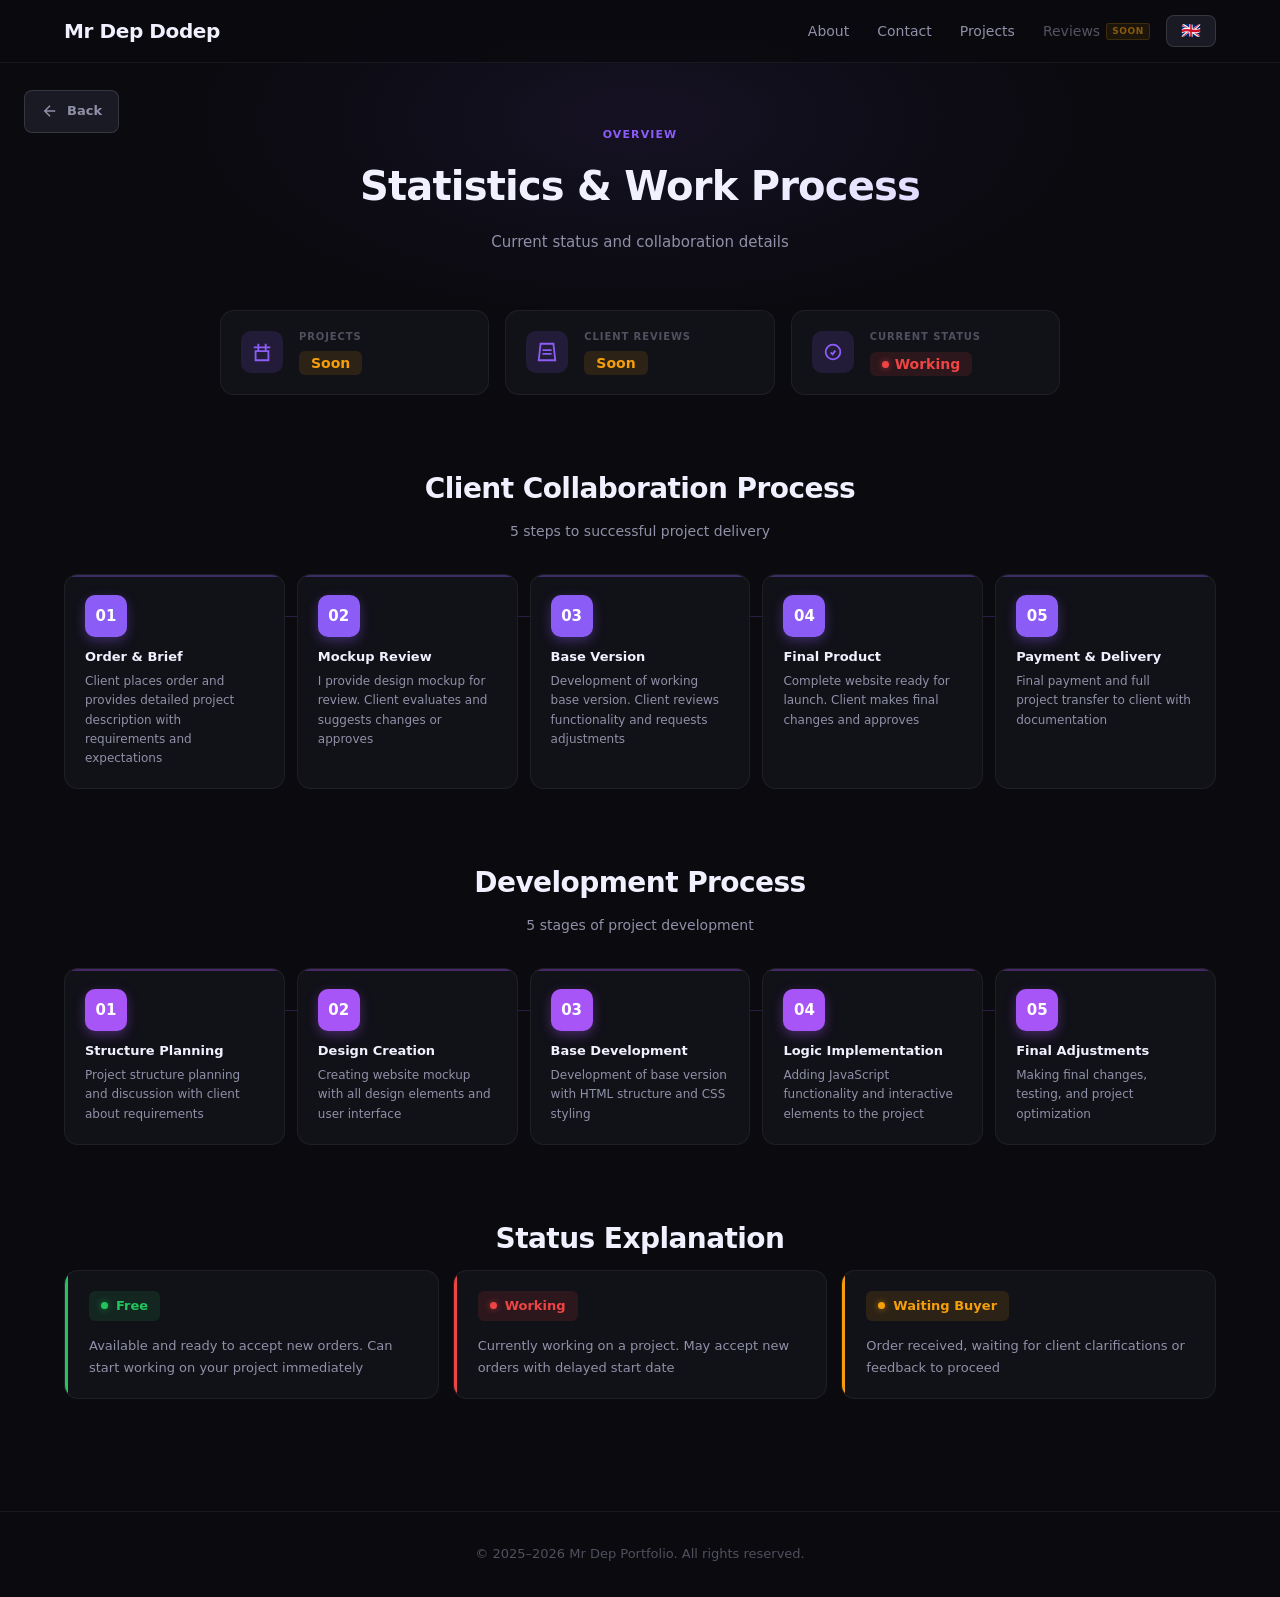
<file: work/index.html>
<!DOCTYPE html>
<html lang="en">
<head>
  <meta charset="UTF-8" />
  <meta name="viewport" content="width=device-width, initial-scale=1.0" />
  <meta http-equiv="Content-Security-Policy" content="default-src 'self'; script-src 'self' https://cdnjs.cloudflare.com 'sha256-0G1jQT3vTvT/mZysMfc8nCOlR13KMEyrcQ5tFwyh6/U='; style-src 'self' 'unsafe-inline' https://fonts.googleapis.com https://cdnjs.cloudflare.com; img-src 'self' https: data: blob:; font-src 'self' https://fonts.gstatic.com data:; connect-src 'self' https:; object-src 'none'; base-uri 'self'" />

  <title>Work Statistics | Mr Dep Portfolio</title>
  <meta name="title" content="Work Statistics | Mr Dep Portfolio" />
  <meta name="description" content="Current freelance status, delivery process, and collaboration workflow for automation projects." />
  <meta name="keywords" content="work process, freelance status, project delivery, automation developer" />
  <meta name="theme-color" content="#6366f1" />
  <meta name="robots" content="index, follow, max-image-preview:large" />

  <meta name="author" content="Mr Dep" />
  <link rel="canonical" href="https://mrdepdodep.github.io/portfolio/work/" />
  <link rel="alternate" hreflang="en" href="https://mrdepdodep.github.io/portfolio/work/?lang=en" />
  <link rel="alternate" hreflang="uk" href="https://mrdepdodep.github.io/portfolio/work/?lang=uk" />
  <link rel="alternate" hreflang="ru" href="https://mrdepdodep.github.io/portfolio/work/?lang=ru" />
  <link rel="alternate" hreflang="x-default" href="https://mrdepdodep.github.io/portfolio/work/" />
  <meta property="og:type" content="website" />
  <meta property="og:url" content="https://mrdepdodep.github.io/portfolio/work/" />
  <meta property="og:title" content="Work Statistics | Mr Dep Portfolio" />
  <meta property="og:description" content="Current freelance status, delivery process, and collaboration workflow for automation projects." />
  <meta property="og:image" content="https://mrdepdodep.github.io/portfolio/src/images/dodep-coder.png" />
  <meta property="og:image:width" content="1024" />
  <meta property="og:image:height" content="1024" />
  <meta property="og:site_name" content="Mr Dep Portfolio" />
  <meta property="og:locale" content="en_US" />
  <meta property="twitter:card" content="summary_large_image" />
  <meta property="twitter:url" content="https://mrdepdodep.github.io/portfolio/work/" />
  <meta property="twitter:title" content="Work Statistics | Mr Dep Portfolio" />
  <meta property="twitter:description" content="Current freelance status, delivery process, and collaboration workflow for automation projects." />
  <meta property="twitter:image" content="https://mrdepdodep.github.io/portfolio/src/images/dodep-coder.png" />

  <link rel="icon" type="image/x-icon" href="../src/images/favicon.ico" />
  <link rel="icon" type="image/png" sizes="32x32" href="../src/images/dodep-coder.png" />
  <link rel="icon" type="image/png" sizes="16x16" href="../src/images/dodep-coder.png" />
  <link rel="apple-touch-icon" sizes="180x180" href="../src/images/dodep-coder.png" />

  <link rel="preconnect" href="https://fonts.googleapis.com" />
  <link rel="preconnect" href="https://fonts.gstatic.com" crossorigin />
  <link rel="preload" href="https://fonts.googleapis.com/css2?family=Inter:wght@300;400;600;700&display=swap" as="style" crossorigin />
  <link href="https://fonts.googleapis.com/css2?family=Inter:wght@300;400;600;700&display=swap" rel="stylesheet" />

  <link rel="preload" href="../src/css/main.css" as="style" />
  <link rel="preload" href="../src/css/work.css" as="style" />
  <link rel="preload" href="../src/js/main.js" as="script" />

  <link rel="stylesheet" href="../src/css/main.css" />
  <link rel="stylesheet" href="../src/css/work.css" />

  <!-- Structured Data -->
  <script type="application/ld+json">
  {
    "@context": "https://schema.org",
    "@type": "WebPage",
    "name": "Work Statistics | Mr Dep Portfolio",
    "url": "https://mrdepdodep.github.io/portfolio/work/",
    "description": "Current freelance status, delivery process, and collaboration workflow for automation projects.",
    "author": {
      "@type": "Person",
      "name": "Mr Dep",
      "url": "https://mrdepdodep.github.io/portfolio/"
    },
    "breadcrumb": {
      "@type": "BreadcrumbList",
      "itemListElement": [
        { "@type": "ListItem", "position": 1, "name": "Home", "item": "https://mrdepdodep.github.io/portfolio/" },
        { "@type": "ListItem", "position": 2, "name": "Work", "item": "https://mrdepdodep.github.io/portfolio/work/" }
      ]
    }
  }
  </script>
</head>
<body class="work-page">
  <div class="toast" id="toast" role="alert" aria-live="polite" aria-atomic="true"></div>

  <a href="../" class="back-button" aria-label="Go back to home page" data-i18n-attr="aria-label:a11y.backHome">
    <svg width="24" height="24" viewBox="0 0 24 24" fill="none" stroke="currentColor" stroke-width="2" aria-hidden="true">
      <path d="M19 12H5M12 19l-7-7 7-7" />
    </svg>
    <span data-i18n="work.back">Back</span>
  </a>

  <nav class="nav scrolled" role="navigation" aria-label="Main navigation" data-i18n-attr="aria-label:a11y.mainNavigation">
    <div class="container nav-container">
      <a href="../" class="logo" aria-label="Mr Dep Dodep - Home" data-i18n-attr="aria-label:a11y.logoHome">Mr Dep Dodep</a>
      <ul class="nav-menu">
        <li><a href="../#about" class="nav-link" data-i18n="nav.about">About</a></li>
        <li><a href="../#contact" class="nav-link" data-i18n="nav.contact">Contact</a></li>
        <li><a href="../projects/" class="nav-link" data-i18n="nav.projects">Projects</a></li>
        <li>
          <a href="#" class="nav-link nav-soon" data-soon-link>
            <span data-i18n="nav.reviews">Reviews</span>
            <span class="soon-tag" aria-hidden="true" data-i18n="common.soon">Soon</span>
          </a>
        </li>
        <li class="language-switcher">
          <button class="lang-btn" id="currentLang" aria-label="Select language" aria-haspopup="true" aria-expanded="false" data-i18n-attr="aria-label:a11y.selectLanguage">
            <span class="flag" aria-hidden="true">🇬🇧</span>
          </button>
          <div class="lang-dropdown" id="langDropdown" role="menu">
            <button class="lang-option" data-lang="en" role="menuitem">
              <span class="flag" aria-hidden="true">🇬🇧</span>
              <span>English</span>
            </button>
            <button class="lang-option" data-lang="uk" role="menuitem">
              <span class="flag" aria-hidden="true">🇺🇦</span>
              <span>Українська</span>
            </button>
            <button class="lang-option" data-lang="ru" role="menuitem">
              <span class="flag" aria-hidden="true">🇷🇺</span>
              <span>Русский</span>
            </button>
          </div>
        </li>
      </ul>
    </div>
  </nav>

  <main id="main-content">
    <section class="work-stats">
      <div class="container">
        <header class="work-header">
          <div class="section-label" data-i18n="work.overviewLabel">Overview</div>
          <h1 class="work-title" data-i18n="work.title">Statistics & Work Process</h1>
          <p class="work-subtitle" data-i18n="work.subtitle">Current status and collaboration details</p>
        </header>

        <section class="stats-grid" aria-label="Work statistics" data-i18n-attr="aria-label:a11y.workStatistics">
          <article class="stat-card">
            <div class="stat-icon" aria-hidden="true">
              <svg viewBox="0 0 24 24" fill="none" stroke="currentColor" stroke-width="2">
                <path d="M3 7h18M8 3v8m8-8v8M5 11h14v10H5z" />
              </svg>
            </div>
            <div class="stat-content">
              <h3 data-i18n="work.stats.projects">Projects</h3>
              <div class="stat-status status-waiting" data-i18n="work.stats.projectsSoon">Soon</div>
            </div>
          </article>

          <article class="stat-card">
            <div class="stat-icon" aria-hidden="true">
              <svg viewBox="0 0 24 24" fill="none" stroke="currentColor" stroke-width="2">
                <path d="M7 10h10M7 14h10M5 3h14l2 18H3L5 3z" />
              </svg>
            </div>
            <div class="stat-content">
              <h3 data-i18n="work.stats.reviews">Client Reviews</h3>
              <div class="stat-status status-waiting" data-i18n="work.stats.reviewsSoon">Soon</div>
            </div>
          </article>

          <article class="stat-card">
            <div class="stat-icon status-icon-working" aria-hidden="true">
              <svg viewBox="0 0 24 24" fill="none" stroke="currentColor" stroke-width="2">
                <circle cx="12" cy="12" r="8" />
                <path d="M9.5 12.5l2 2 3-4" />
              </svg>
            </div>
            <div class="stat-content">
              <h3 data-i18n="work.stats.status">Current Status</h3>
              <div class="stat-status status-working">
                <span class="status-dot" aria-hidden="true"></span>
                <span data-i18n="work.status.working">Working</span>
              </div>
            </div>
          </article>
        </section>

        <section class="process-section" aria-label="Client process" data-i18n-attr="aria-label:a11y.clientProcess">
          <h2 class="section-title" data-i18n="work.client.title">Client Collaboration Process</h2>
          <p class="section-description" data-i18n="work.client.description">5 steps to successful project delivery</p>
          <div class="process-steps">
            <article class="process-step">
              <div class="step-number">01</div>
              <div class="step-content">
                <h3 data-i18n="work.client.step1.title">Order & Brief</h3>
                <p data-i18n="work.client.step1.desc">Client places order and provides detailed project description with requirements and expectations</p>
              </div>
            </article>
            <article class="process-step">
              <div class="step-number">02</div>
              <div class="step-content">
                <h3 data-i18n="work.client.step2.title">Mockup Review</h3>
                <p data-i18n="work.client.step2.desc">I provide design mockup for review. Client evaluates and suggests changes or approves</p>
              </div>
            </article>
            <article class="process-step">
              <div class="step-number">03</div>
              <div class="step-content">
                <h3 data-i18n="work.client.step3.title">Base Version</h3>
                <p data-i18n="work.client.step3.desc">Development of working base version. Client reviews functionality and requests adjustments</p>
              </div>
            </article>
            <article class="process-step">
              <div class="step-number">04</div>
              <div class="step-content">
                <h3 data-i18n="work.client.step4.title">Final Product</h3>
                <p data-i18n="work.client.step4.desc">Complete website ready for launch. Client makes final changes and approves</p>
              </div>
            </article>
            <article class="process-step">
              <div class="step-number">05</div>
              <div class="step-content">
                <h3 data-i18n="work.client.step5.title">Payment & Delivery</h3>
                <p data-i18n="work.client.step5.desc">Final payment and full project transfer to client with documentation</p>
              </div>
            </article>
          </div>
        </section>

        <section class="process-section" aria-label="Development process" data-i18n-attr="aria-label:a11y.developmentProcess">
          <h2 class="section-title" data-i18n="work.dev.title">Development Process</h2>
          <p class="section-description" data-i18n="work.dev.description">5 stages of project development</p>
          <div class="process-steps">
            <article class="process-step dev-step">
              <div class="step-number">01</div>
              <div class="step-content">
                <h3 data-i18n="work.dev.step1.title">Structure Planning</h3>
                <p data-i18n="work.dev.step1.desc">Project structure planning and discussion with client about requirements</p>
              </div>
            </article>
            <article class="process-step dev-step">
              <div class="step-number">02</div>
              <div class="step-content">
                <h3 data-i18n="work.dev.step2.title">Design Creation</h3>
                <p data-i18n="work.dev.step2.desc">Creating website mockup with all design elements and user interface</p>
              </div>
            </article>
            <article class="process-step dev-step">
              <div class="step-number">03</div>
              <div class="step-content">
                <h3 data-i18n="work.dev.step3.title">Base Development</h3>
                <p data-i18n="work.dev.step3.desc">Development of base version with HTML structure and CSS styling</p>
              </div>
            </article>
            <article class="process-step dev-step">
              <div class="step-number">04</div>
              <div class="step-content">
                <h3 data-i18n="work.dev.step4.title">Logic Implementation</h3>
                <p data-i18n="work.dev.step4.desc">Adding JavaScript functionality and interactive elements to the project</p>
              </div>
            </article>
            <article class="process-step dev-step">
              <div class="step-number">05</div>
              <div class="step-content">
                <h3 data-i18n="work.dev.step5.title">Final Adjustments</h3>
                <p data-i18n="work.dev.step5.desc">Making final changes, testing, and project optimization</p>
              </div>
            </article>
          </div>
        </section>

        <section class="status-explanation" aria-label="Status explanation" data-i18n-attr="aria-label:a11y.statusExplanation">
          <h2 class="section-title" data-i18n="work.statusInfo.title">Status Explanation</h2>
          <div class="status-cards">
            <article class="status-info-card">
              <div class="status-badge status-free">
                <span class="status-dot" aria-hidden="true"></span>
                <span data-i18n="work.status.free">Free</span>
              </div>
              <p data-i18n="work.statusInfo.free">Available and ready to accept new orders. Can start working on your project immediately</p>
            </article>
            <article class="status-info-card">
              <div class="status-badge status-working">
                <span class="status-dot" aria-hidden="true"></span>
                <span data-i18n="work.status.working">Working</span>
              </div>
              <p data-i18n="work.statusInfo.working">Currently working on a project. May accept new orders with delayed start date</p>
            </article>
            <article class="status-info-card">
              <div class="status-badge status-waiting">
                <span class="status-dot" aria-hidden="true"></span>
                <span data-i18n="work.status.waiting">Waiting Buyer</span>
              </div>
              <p data-i18n="work.statusInfo.waiting">Order received, waiting for client clarifications or feedback to proceed</p>
            </article>
          </div>
        </section>
      </div>
    </section>
  </main>

  <footer class="footer" role="contentinfo">
    <div class="container">
      <p data-i18n="footer.text">&copy; 2025–2026 Mr Dep Portfolio. All rights reserved.</p>
    </div>
  </footer>

  <script src="../src/js/main.js" defer></script>
  <script src="../src/js/work.js" defer></script>
</body>
</html>
</file>
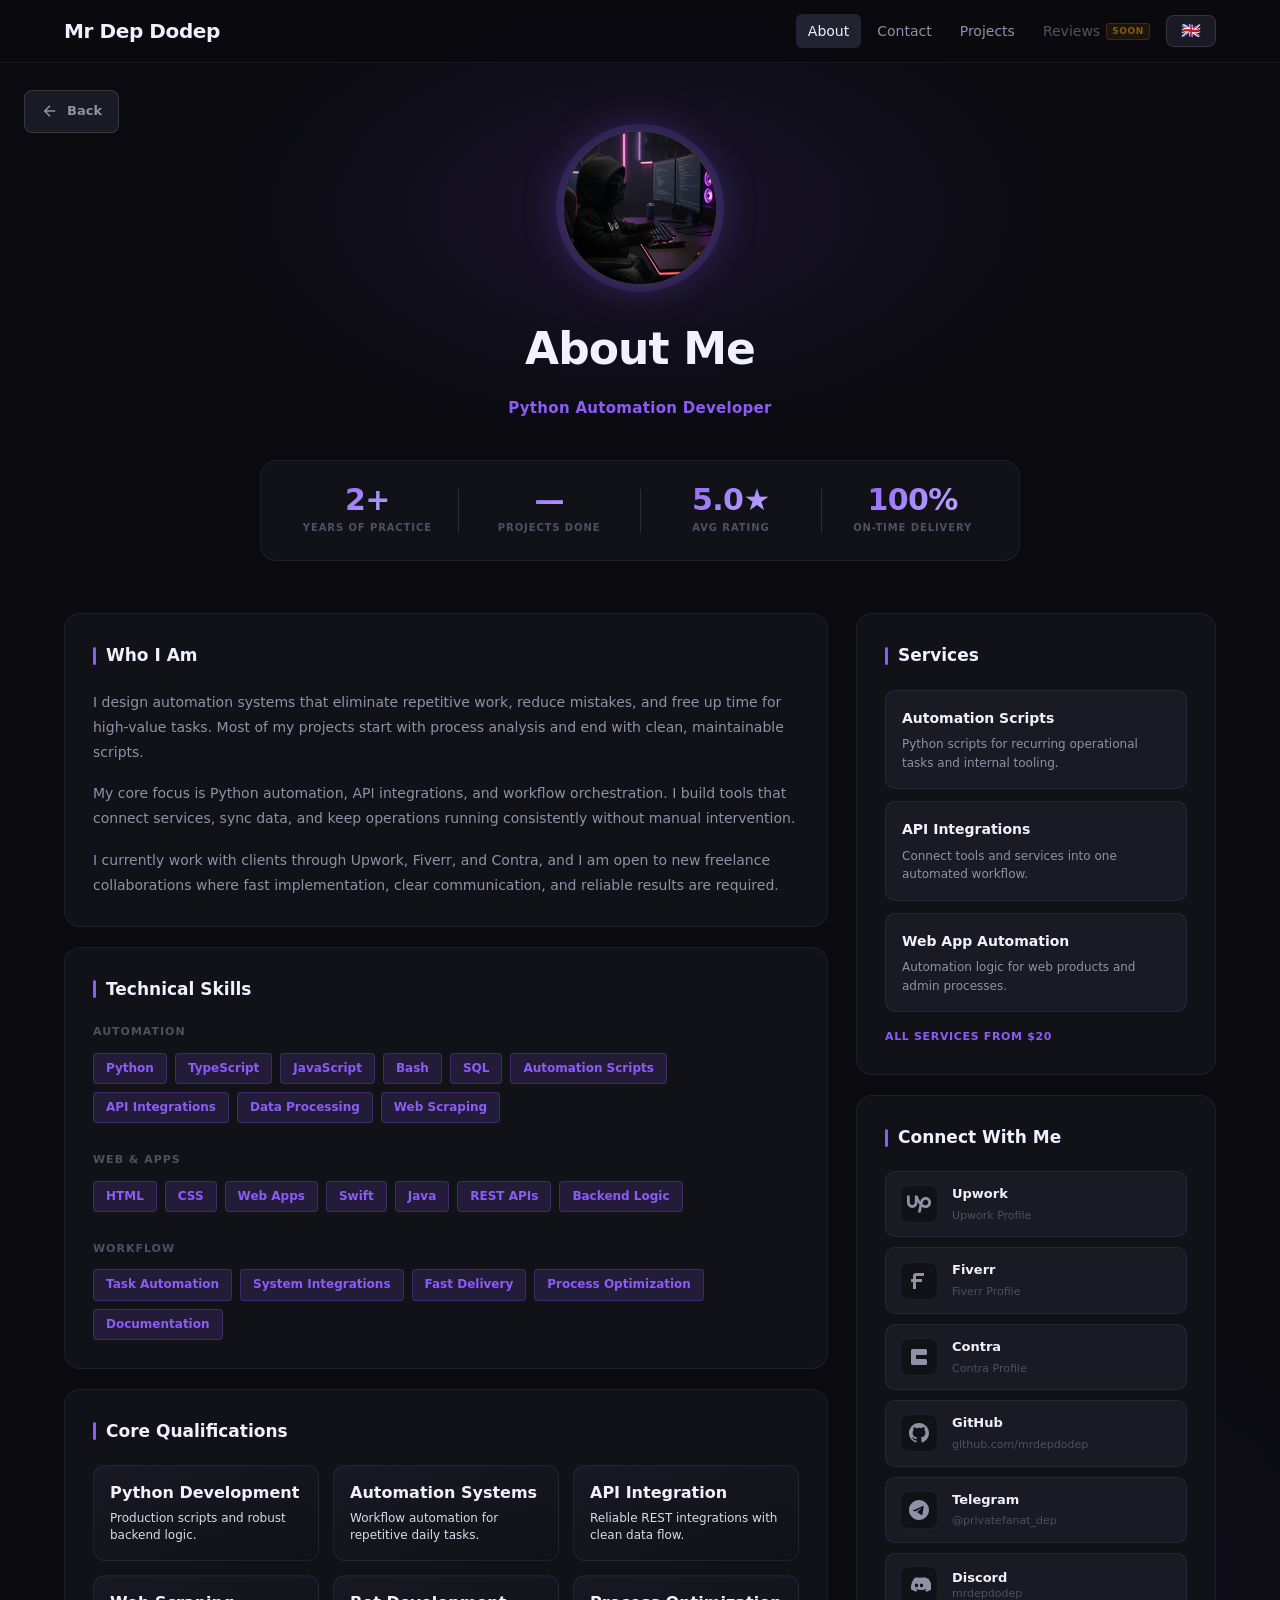
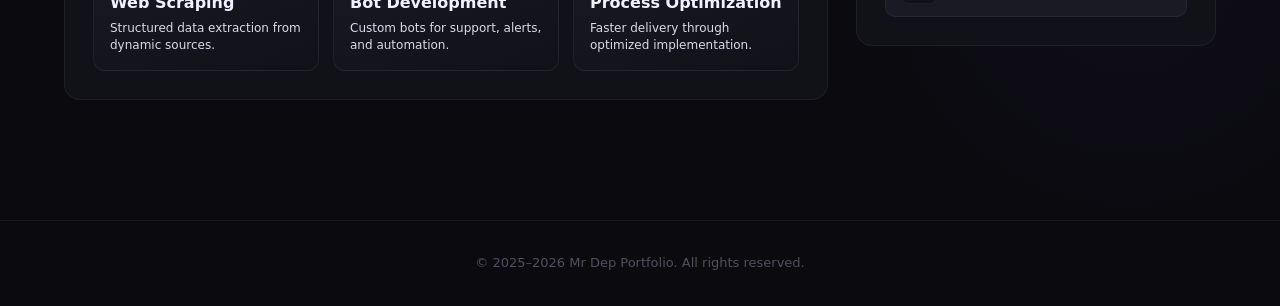
<file: portfolio/about/index.html>
<!DOCTYPE html>
<html lang="en">
<head>
  <meta charset="UTF-8" />
  <meta name="viewport" content="width=device-width, initial-scale=1.0" />
  <meta http-equiv="Content-Security-Policy" content="default-src 'self'; script-src 'self' https://cdnjs.cloudflare.com 'sha256-5gmyL0zqmXpKHC7ut8MeoKmdxbCpKA8cqHUM3cdT25I='; style-src 'self' 'unsafe-inline' https://fonts.googleapis.com https://cdnjs.cloudflare.com; img-src 'self' https: data: blob:; font-src 'self' https://fonts.gstatic.com data:; connect-src 'self' https:; object-src 'none'; base-uri 'self'; frame-ancestors 'none'" />
  
  <!-- Primary Meta Tags -->
  <title>About Me | Mr Dep Portfolio</title>
  <meta name="title" content="About Me | Mr Dep Portfolio" />
  <meta name="description" content="Learn more about Mr Dep - Python Automation Developer. Skills, services, and freelance profiles." />
  <meta name="keywords" content="python automation, scripts, integrations, services, freelancer profiles" />
  <meta name="theme-color" content="#6366f1" />
  <meta name="robots" content="index, follow, max-image-preview:large" />
  
  <!-- Canonical URL -->
  <meta name="author" content="Mr Dep" />
  <link rel="canonical" href="https://mrdepdodep.github.io/portfolio/about/" />
  <link rel="alternate" hreflang="en" href="https://mrdepdodep.github.io/portfolio/about/?lang=en" />
  <link rel="alternate" hreflang="uk" href="https://mrdepdodep.github.io/portfolio/about/?lang=uk" />
  <link rel="alternate" hreflang="ru" href="https://mrdepdodep.github.io/portfolio/about/?lang=ru" />
  <link rel="alternate" hreflang="x-default" href="https://mrdepdodep.github.io/portfolio/about/" />
  <meta property="og:type" content="website" />
  <meta property="og:url" content="https://mrdepdodep.github.io/portfolio/about/" />
  <meta property="og:title" content="About Me | Mr Dep Portfolio" />
  <meta property="og:description" content="Learn more about Mr Dep - Python Automation Developer. Skills, services, and freelance profiles." />
  <meta property="og:image" content="https://mrdepdodep.github.io/portfolio/src/images/dodep-coder.png" />
  <meta property="og:image:width" content="1024" />
  <meta property="og:image:height" content="1024" />
  <meta property="og:site_name" content="Mr Dep Portfolio" />
  <meta property="og:locale" content="en_US" />
  <meta property="twitter:card" content="summary_large_image" />
  <meta property="twitter:url" content="https://mrdepdodep.github.io/portfolio/about/" />
  <meta property="twitter:title" content="About Me | Mr Dep Portfolio" />
  <meta property="twitter:description" content="Learn more about Mr Dep - Python Automation Developer. Skills, services, and freelance profiles." />
  <meta property="twitter:image" content="https://mrdepdodep.github.io/portfolio/src/images/dodep-coder.png" />
  
  <!-- Favicons -->
  <link rel="icon" type="image/x-icon" href="../src/images/favicon.ico" />
  <link rel="icon" type="image/png" sizes="32x32" href="../src/images/dodep-coder.png" />
  <link rel="icon" type="image/png" sizes="16x16" href="../src/images/dodep-coder.png" />
  <link rel="apple-touch-icon" sizes="180x180" href="../src/images/dodep-coder.png" />
  
  <!-- Preconnect for Performance -->
  <link rel="preconnect" href="https://fonts.googleapis.com" />
  <link rel="preconnect" href="https://fonts.gstatic.com" crossorigin />
  <link rel="preload" href="https://fonts.googleapis.com/css2?family=Inter:wght@300;400;600;700&display=swap" as="style" crossorigin />
  
  <!-- Fonts -->
  <link href="https://fonts.googleapis.com/css2?family=Inter:wght@300;400;600;700&display=swap" rel="stylesheet" />
  
  <!-- Preload Critical Resources -->
  <link rel="preload" href="../src/css/main.css" as="style" />
  <link rel="preload" href="../src/css/about.css" as="style" />
  <link rel="preload" href="../src/js/main.js" as="script" />
  
  <!-- Styles -->
  <link rel="stylesheet" href="../src/css/main.css"/>
  <link rel="stylesheet" href="../src/css/about.css"/>

  <!-- Structured Data -->
  <script type="application/ld+json">
  {
    "@context": "https://schema.org",
    "@type": "ProfilePage",
    "name": "About Mr Dep",
    "url": "https://mrdepdodep.github.io/portfolio/about/",
    "mainEntity": {
      "@type": "Person",
      "name": "Mr Dep",
      "url": "https://mrdepdodep.github.io/portfolio/",
      "jobTitle": "Python Automation Developer",
      "description": "Python automation developer based in Lviv. Scripts, API integrations, workflow automation, and web app tooling.",
      "knowsAbout": ["Python", "Automation", "API Integration", "Web Scraping", "Bot Development", "JavaScript", "TypeScript", "Swift", "Java"],
      "sameAs": [
        "https://github.com/mrdepdodep",
        "https://www.upwork.com/freelancers/~01fa79f1e53eda4e4b",
        "https://www.fiverr.com/mrdepdodep",
        "https://contra.com/mr_dep_dodep_rnrcocwr/work?r=mr_dep_dodep_rnrcocwr"
      ]
    }
  }
  </script>
</head>

<body class="about-page">
  
  <!-- Skip to main content -->
  <a href="#main-content" class="skip-to-content" data-i18n="common.skipToContent">Skip to main content</a>

  <!-- Toast Notification -->
  <div class="toast" id="toast" role="alert" aria-live="polite" aria-atomic="true"></div>

  <!-- Back Button -->
  <a href="../" class="back-button" aria-label="Go back to home page" data-i18n-attr="aria-label:a11y.backHome">
    <svg width="24" height="24" viewBox="0 0 24 24" fill="none" stroke="currentColor" stroke-width="2" aria-hidden="true">
      <path d="M19 12H5M12 19l-7-7 7-7"/>
    </svg>
    <span data-i18n="about.back">Back</span>
  </a>

  <!-- Navigation -->
  <nav class="nav scrolled" role="navigation" aria-label="Main navigation" data-i18n-attr="aria-label:a11y.mainNavigation">
    <div class="container nav-container">
      <a href="../" class="logo" aria-label="Mr Dep Dodep - Home" data-i18n-attr="aria-label:a11y.logoHome">Mr Dep Dodep</a>
      <ul class="nav-menu">
        <li><a href="./" class="nav-link active" aria-current="page" data-i18n="nav.about">About</a></li>
        <li><a href="../#contact" class="nav-link" data-i18n="nav.contact">Contact</a></li>
        <li><a href="../projects/" class="nav-link" data-i18n="nav.projects">Projects</a></li>
        <li>
          <a href="#" class="nav-link nav-soon" data-soon-link>
            <span data-i18n="nav.reviews">Reviews</span>
            <span class="soon-tag" aria-hidden="true" data-i18n="common.soon">Soon</span>
          </a>
        </li>
        
        <!-- Language Switcher -->
        <li class="language-switcher">
          <button class="lang-btn" id="currentLang" aria-label="Select language" aria-haspopup="true" aria-expanded="false" data-i18n-attr="aria-label:a11y.selectLanguage">
            <span class="flag" aria-hidden="true">🇬🇧</span>
          </button>
          <div class="lang-dropdown" id="langDropdown" role="menu">
            <button class="lang-option" data-lang="en" role="menuitem">
              <span class="flag" aria-hidden="true">🇬🇧</span>
              <span>English</span>
            </button>
            <button class="lang-option" data-lang="uk" role="menuitem">
              <span class="flag" aria-hidden="true">🇺🇦</span>
              <span>Українська</span>
            </button>
            <button class="lang-option" data-lang="ru" role="menuitem">
              <span class="flag" aria-hidden="true">🇷🇺</span>
              <span>Русский</span>
            </button>
          </div>
        </li>
      </ul>
    </div>
  </nav>

  <!-- Main Content -->
  <main id="main-content">
    <!-- About Detail Section -->
    <section class="about-detail">
      <div class="container">
        
        <!-- Page Header -->
        <header class="about-header">
          <div class="avatar-large">
            <img src="../src/images/dodep-coder.webp" srcset="../src/images/dodep-coder-512.webp 512w, ../src/images/dodep-coder.webp 1024w" sizes="156px" alt="Mr Dep — Python Automation Developer" id="aboutAvatarImg" />
          </div>
          <h1 class="about-title" data-i18n="about.detailTitle">About Me</h1>
          <p class="about-subtitle" data-i18n="about.detailSubtitle" data-rotating-title="profile">Python Automation Developer</p>
        </header>

        <!-- Stats Strip -->
        <div class="about-stats-strip">
          <div class="about-stat-item">
            <span class="about-stat-value">2+</span>
            <span class="about-stat-label" data-i18n="about.stats.yearsPractice">Years of Practice</span>
          </div>
          <div class="about-stat-sep"></div>
          <div class="about-stat-item">
            <span class="about-stat-value">—</span>
            <span class="about-stat-label" data-i18n="about.stats.projectsDone">Projects Done</span>
          </div>
          <div class="about-stat-sep"></div>
          <div class="about-stat-item">
            <span class="about-stat-value">5.0★</span>
            <span class="about-stat-label" data-i18n="about.stats.avgRating">Avg Rating</span>
          </div>
          <div class="about-stat-sep"></div>
          <div class="about-stat-item">
            <span class="about-stat-value">100%</span>
            <span class="about-stat-label" data-i18n="about.stats.onTimeDelivery">On-time Delivery</span>
          </div>
        </div>

        <!-- Main Content Layout -->
        <div class="about-content-wrapper">
          
          <!-- Left Side: Bio & Skills -->
          <article class="about-main-content">
            
            <!-- Biography Card -->
            <div class="content-card bio-card">
              <h2 data-i18n="about.bioTitle">Who I Am</h2>
              <div class="bio-text">
                <p data-i18n="about.bio1">
                  I design automation systems that eliminate repetitive work, reduce mistakes, and free up time for high-value tasks. Most of my projects start with process analysis and end with clean, maintainable scripts.
                </p>
                <p data-i18n="about.bio2">
                  My core focus is Python automation, API integrations, and workflow orchestration. I build tools that connect services, sync data, and keep operations running consistently without manual intervention.
                </p>
                <p data-i18n="about.bio3">
                  I currently work with clients through Upwork, Fiverr, and Contra, and I am open to new freelance collaborations where fast implementation, clear communication, and reliable results are required.
                </p>
              </div>
            </div>

            <!-- Skills Card -->
            <div class="content-card skills-card">
              <h2 data-i18n="about.skillsTitle">Technical Skills</h2>
              <div class="skills-detailed">
                <div class="skill-category">
                  <h3 data-i18n="about.skill1.title">Automation</h3>
                  <div class="skill-tags">
                    <span class="skill-tag">Python</span>
                    <span class="skill-tag">TypeScript</span>
                    <span class="skill-tag">JavaScript</span>
                    <span class="skill-tag">Bash</span>
                    <span class="skill-tag">SQL</span>
                    <span class="skill-tag">Automation Scripts</span>
                    <span class="skill-tag">API Integrations</span>
                    <span class="skill-tag">Data Processing</span>
                    <span class="skill-tag">Web Scraping</span>
                  </div>
                </div>
                
                <div class="skill-category">
                  <h3 data-i18n="about.skill2.title">Web & Apps</h3>
                  <div class="skill-tags">
                    <span class="skill-tag">HTML</span>
                    <span class="skill-tag">CSS</span>
                    <span class="skill-tag">Web Apps</span>
                    <span class="skill-tag">Swift</span>
                    <span class="skill-tag">Java</span>
                    <span class="skill-tag">REST APIs</span>
                    <span class="skill-tag">Backend Logic</span>
                  </div>
                </div>
                
                <div class="skill-category">
                  <h3 data-i18n="about.skill3.title">Workflow</h3>
                  <div class="skill-tags">
                    <span class="skill-tag">Task Automation</span>
                    <span class="skill-tag">System Integrations</span>
                    <span class="skill-tag">Fast Delivery</span>
                    <span class="skill-tag">Process Optimization</span>
                    <span class="skill-tag">Documentation</span>
                  </div>
                </div>
              </div>
            </div>

            <div class="content-card qualifications-card">
              <h2 data-i18n="about.qualifications.title">Core Qualifications</h2>
              <div class="qualification-grid">
                <div class="qualification-item">
                  <h3 data-i18n="about.qual1.title">Python Development</h3>
                  <p data-i18n="about.qual1.desc">Production scripts and robust backend logic.</p>
                </div>
                <div class="qualification-item">
                  <h3 data-i18n="about.qual2.title">Automation Systems</h3>
                  <p data-i18n="about.qual2.desc">Workflow automation for repetitive daily tasks.</p>
                </div>
                <div class="qualification-item">
                  <h3 data-i18n="about.qual3.title">API Integration</h3>
                  <p data-i18n="about.qual3.desc">Reliable REST integrations with clean data flow.</p>
                </div>
                <div class="qualification-item">
                  <h3 data-i18n="about.qual4.title">Web Scraping</h3>
                  <p data-i18n="about.qual4.desc">Structured data extraction from dynamic sources.</p>
                </div>
                <div class="qualification-item">
                  <h3 data-i18n="about.qual5.title">Bot Development</h3>
                  <p data-i18n="about.qual5.desc">Custom bots for support, alerts, and automation.</p>
                </div>
                <div class="qualification-item">
                  <h3 data-i18n="about.qual6.title">Process Optimization</h3>
                  <p data-i18n="about.qual6.desc">Faster delivery through optimized implementation.</p>
                </div>
              </div>
            </div>

            <!-- Resume block temporarily hidden -->
            <div class="content-card media-card" hidden aria-hidden="true">
              <div class="resume-header-bar">
                <h3 data-i18n="about.resumeTitle">Resume</h3>
              </div>
              <div class="resume-content" id="resumeMarkdown"></div>
            </div>

          </article>

          <!-- Right Side: Services & Contact -->
          <aside class="about-sidebar">
            
            <!-- Services/Rates Card -->
            <div class="content-card rates-card">
              <h2 data-i18n="about.servicesTitle">Services</h2>
              <div class="services-list">
                
                <div class="service-item">
                  <div class="service-header">
                    <h3 data-i18n="about.service1.name">Landing Page</h3>
                  </div>
                  <p class="service-description" data-i18n="about.service1.desc">
                    Responsive single-page website with modern design
                  </p>
                </div>

                <div class="service-item">
                  <div class="service-header">
                    <h3 data-i18n="about.service2.name">Multi-page Website</h3>
                  </div>
                  <p class="service-description" data-i18n="about.service2.desc">
                    Complete website with multiple pages and navigation
                  </p>
                </div>

                <div class="service-item">
                  <div class="service-header">
                    <h3 data-i18n="about.service3.name">UI/UX Design</h3>
                  </div>
                  <p class="service-description" data-i18n="about.service3.desc">
                    Complete design system with prototypes.
                  </p>
                </div>

              </div>
              <p class="services-note" data-i18n="about.servicesFrom">All services from $20</p>
            </div>

            <!-- Social Links Card -->
            <div class="content-card social-card">
              <h2 data-i18n="about.connectTitle">Connect With Me</h2>
              <div class="social-links-detailed">
                
                <a href="https://www.upwork.com/freelancers/~01fa79f1e53eda4e4b" target="_blank" rel="noopener noreferrer" class="social-link-detailed upwork">
                  <div class="social-icon">
                    <svg width="24" height="24" viewBox="0 0 24 24" fill="currentColor">
                      <path d="M18.561 13.158c-1.102 0-2.135-.467-3.074-1.227l.228-1.076.008-.042c.207-1.143.849-3.06 2.839-3.06 1.492 0 2.703 1.212 2.703 2.703-.001 1.489-1.212 2.702-2.704 2.702zm0-8.14c-2.539 0-4.51 1.649-5.31 4.366-1.22-1.834-2.148-4.036-2.687-5.892H7.828v7.112c-.002 1.406-1.141 2.546-2.547 2.548-1.405-.002-2.543-1.143-2.545-2.548V3.492H0v7.112c0 2.914 2.37 5.303 5.281 5.303 2.913 0 5.283-2.389 5.283-5.303v-1.19c.529 1.107 1.182 2.229 1.974 3.221l-1.673 7.873h2.797l1.213-5.71c.945.787 2.064 1.18 3.686 1.18 3.021 0 5.478-2.458 5.478-5.481 0-3.021-2.457-5.479-5.478-5.479z"/>
                    </svg>
                  </div>
                  <div class="social-info">
                    <span class="social-name">Upwork</span>
                    <span class="social-handle" data-i18n="about.social.upworkProfile">Upwork Profile</span>
                  </div>
                </a>

                <a href="https://www.fiverr.com/mrdepdodep" target="_blank" rel="noopener noreferrer" class="social-link-detailed fiverr">
                  <div class="social-icon">
                    <svg width="24" height="24" viewBox="0 0 24 24" fill="currentColor">
                      <path d="M7 4h10v3H9v3h6v3H9v7H6v-7H4v-3h2V7a3 3 0 013-3z"/>
                    </svg>
                  </div>
                  <div class="social-info">
                    <span class="social-name">Fiverr</span>
                    <span class="social-handle" data-i18n="about.social.fiverrProfile">Fiverr Profile</span>
                  </div>
                </a>

                <a href="https://contra.com/mr_dep_dodep_rnrcocwr/work?r=mr_dep_dodep_rnrcocwr" target="_blank" rel="noopener noreferrer" class="social-link-detailed contra">
                  <div class="social-icon">
                    <svg width="24" height="24" viewBox="0 0 24 24" fill="currentColor">
                      <path d="M4 5.5A1.5 1.5 0 015.5 4h13A1.5 1.5 0 0120 5.5v3A1.5 1.5 0 0118.5 10H9v4h9.5A1.5 1.5 0 0120 15.5v3a1.5 1.5 0 01-1.5 1.5h-13A1.5 1.5 0 014 18.5v-13z"/>
                    </svg>
                  </div>
                  <div class="social-info">
                    <span class="social-name">Contra</span>
                    <span class="social-handle" data-i18n="about.social.contraProfile">Contra Profile</span>
                  </div>
                </a>

                <a href="https://github.com/mrdepdodep" target="_blank" rel="noopener noreferrer" class="social-link-detailed github">
                  <div class="social-icon">
                    <svg width="24" height="24" viewBox="0 0 24 24" fill="currentColor">
                      <path d="M12 2C6.477 2 2 6.477 2 12c0 4.42 2.865 8.17 6.839 9.49.5.092.682-.217.682-.482 0-.237-.008-.866-.013-1.7-2.782.603-3.369-1.34-3.369-1.34-.454-1.156-1.11-1.463-1.11-1.463-.908-.62.069-.608.069-.608 1.003.07 1.531 1.03 1.531 1.03.892 1.529 2.341 1.087 2.91.831.092-.646.35-1.086.636-1.336-2.22-.253-4.555-1.11-4.555-4.943 0-1.091.39-1.984 1.029-2.683-.103-.253-.446-1.27.098-2.647 0 0 .84-.269 2.75 1.025A9.578 9.578 0 0112 6.836c.85.004 1.705.114 2.504.336 1.909-1.294 2.747-1.025 2.747-1.025.546 1.377.203 2.394.1 2.647.64.699 1.028 1.592 1.028 2.683 0 3.842-2.339 4.687-4.566 4.935.359.309.678.919.678 1.852 0 1.336-.012 2.415-.012 2.743 0 .267.18.578.688.48C19.138 20.167 22 16.418 22 12c0-5.523-4.477-10-10-10z"/>
                    </svg>
                  </div>
                  <div class="social-info">
                    <span class="social-name">GitHub</span>
                    <span class="social-handle">github.com/mrdepdodep</span>
                  </div>
                </a>

                <a href="https://t.me/privatefanat_dep" target="_blank" rel="noopener noreferrer" class="social-link-detailed telegram">
                  <div class="social-icon">
                    <svg width="24" height="24" viewBox="0 0 24 24" fill="currentColor">
                      <path d="M12 2C6.48 2 2 6.48 2 12s4.48 10 10 10 10-4.48 10-10S17.52 2 12 2zm4.64 6.8c-.15 1.58-.8 5.42-1.13 7.19-.14.75-.42 1-.68 1.03-.58.05-1.02-.38-1.58-.75-.88-.58-1.38-.94-2.23-1.5-.99-.65-.35-1.01.22-1.59.15-.15 2.71-2.48 2.76-2.69a.2.2 0 00-.05-.18c-.06-.05-.14-.03-.21-.02-.09.02-1.49.95-4.22 2.79-.4.27-.76.41-1.08.4-.36-.01-1.04-.2-1.55-.37-.63-.2-1.12-.31-1.08-.66.02-.18.27-.36.74-.55 2.92-1.27 4.86-2.11 5.83-2.51 2.78-1.16 3.35-1.36 3.73-1.36.08 0 .27.02.39.12.1.08.13.19.14.27-.01.06.01.24 0 .38z"/>
                    </svg>
                  </div>
                  <div class="social-info">
                    <span class="social-name">Telegram</span>
                    <span class="social-handle">@privatefanat_dep</span>
                  </div>
                </a>

                <button type="button" class="social-link-detailed discord" data-discord-open aria-label="Open Discord contact instructions" data-i18n-attr="aria-label:a11y.openDiscordInstructions">
                  <div class="social-icon">
                    <svg width="24" height="24" viewBox="0 0 24 24" fill="currentColor">
                      <path d="M20.3 5.4A16.8 16.8 0 0016.2 4l-.2.4c1.5.4 2.2 1 2.2 1s-1.4-.8-4.5-.8-4.5.8-4.5.8.7-.6 2.2-1L11.2 4A16.6 16.6 0 007 5.4C4.4 9.2 3.7 12.8 4 16.3c1.8 1.3 3.6 2 5.3 2.4l1.1-1.8c-.6-.2-1.2-.5-1.8-.8l.4-.3c3.4 1.6 7.1 1.6 10.5 0l.4.3c-.6.4-1.2.7-1.8.8l1.1 1.8c1.7-.4 3.5-1.1 5.3-2.4.4-4.1-.6-7.7-3.2-10.9zM9.5 14.2c-.9 0-1.6-.8-1.6-1.8s.7-1.8 1.6-1.8 1.6.8 1.6 1.8-.7 1.8-1.6 1.8zm5 0c-.9 0-1.6-.8-1.6-1.8s.7-1.8 1.6-1.8 1.6.8 1.6 1.8-.7 1.8-1.6 1.8z"/>
                    </svg>
                  </div>
                  <div class="social-info">
                    <span class="social-name">Discord</span>
                    <span class="social-handle">mrdepdodep</span>
                  </div>
                </button>

              </div>
            </div>

          </aside>

        </div>

      </div>
    </section>
  </main>

  <div class="discord-modal" id="discordModal" hidden>
    <div class="discord-modal-backdrop" data-discord-close></div>
    <div class="discord-modal-dialog" role="dialog" aria-modal="true" aria-labelledby="discordModalTitle">
      <div class="discord-modal-inner">

        <!-- Top bar -->
        <div class="discord-modal-topbar">
          <span class="discord-modal-label" id="discordModalTitle" data-i18n="discord.modal.title">Add me on Discord</span>
          <button type="button" class="discord-modal-close" aria-label="Close" data-i18n-attr="aria-label:a11y.close" data-discord-close>
            <svg width="12" height="12" viewBox="0 0 12 12" fill="none" aria-hidden="true"><path d="M1 1l10 10M11 1L1 11" stroke="currentColor" stroke-width="1.8" stroke-linecap="round"/></svg>
          </button>
        </div>

        <!-- Username card -->
        <div class="discord-user-card">
          <div class="discord-user-card-top">
            <div class="discord-user-avatar" aria-hidden="true">
              <svg width="22" height="22" viewBox="0 0 24 24" fill="currentColor"><path d="M20.3 5.4A16.8 16.8 0 0016.2 4l-.2.4c1.5.4 2.2 1 2.2 1s-1.4-.8-4.5-.8-4.5.8-4.5.8.7-.6 2.2-1L11.2 4A16.6 16.6 0 007 5.4C4.4 9.2 3.7 12.8 4 16.3c1.8 1.3 3.6 2 5.3 2.4l1.1-1.8c-.6-.2-1.2-.5-1.8-.8l.4-.3c3.4 1.6 7.1 1.6 10.5 0l.4.3c-.6.4-1.2.7-1.8.8l1.1 1.8c1.7-.4 3.5-1.1 5.3-2.4.4-4.1-.6-7.7-3.2-10.9zM9.5 14.2c-.9 0-1.6-.8-1.6-1.8s.7-1.8 1.6-1.8 1.6.8 1.6 1.8-.7 1.8-1.6 1.8zm5 0c-.9 0-1.6-.8-1.6-1.8s.7-1.8 1.6-1.8 1.6.8 1.6 1.8-.7 1.8-1.6 1.8z"/></svg>
            </div>
            <div class="discord-user-info">
              <span class="discord-user-sublabel">Discord</span>
              <code id="discordUsernameValue">mrdepdodep</code>
            </div>
          </div>
          <button type="button" class="discord-copy-btn" id="discordCopyBtn" data-discord-copy>
            <svg class="discord-copy-icon" width="16" height="16" viewBox="0 0 24 24" fill="none" stroke="currentColor" stroke-width="2" stroke-linecap="round" stroke-linejoin="round" aria-hidden="true"><rect x="9" y="9" width="13" height="13" rx="2"/><path d="M5 15H4a2 2 0 01-2-2V4a2 2 0 012-2h9a2 2 0 012 2v1"/></svg>
            <svg class="discord-check-icon" width="16" height="16" viewBox="0 0 24 24" fill="none" stroke="currentColor" stroke-width="2.5" stroke-linecap="round" stroke-linejoin="round" aria-hidden="true"><polyline points="20 6 9 17 4 12"/></svg>
            <span class="discord-copy-label" data-i18n="discord.modal.copyButton">Copy username</span>
          </button>
        </div>

        <!-- Steps -->
        <div class="discord-steps-wrap">
          <ol class="discord-steps">
            <li>
              <span class="discord-step-num" aria-hidden="true">1</span>
              <span data-i18n="discord.modal.step1">Tap "Copy username" above.</span>
            </li>
            <li>
              <span class="discord-step-num" aria-hidden="true">2</span>
              <span data-i18n="discord.modal.step2">Open Discord → <strong>Add Friend</strong>.</span>
            </li>
            <li>
              <span class="discord-step-num" aria-hidden="true">3</span>
              <span data-i18n="discord.modal.step3">Paste <code>mrdepdodep</code> and send the request.</span>
            </li>
          </ol>
        </div>

      </div>
    </div>
  </div>

  <!-- Footer -->
  <footer class="footer" role="contentinfo">
    <div class="container">
      <p data-i18n="footer.text">&copy; 2025–2026 Mr Dep Portfolio. All rights reserved.</p>
    </div>
  </footer>
  
  <!-- Scripts -->
  <script src="../src/js/main.js" defer></script>

</body>
</html>
</file>
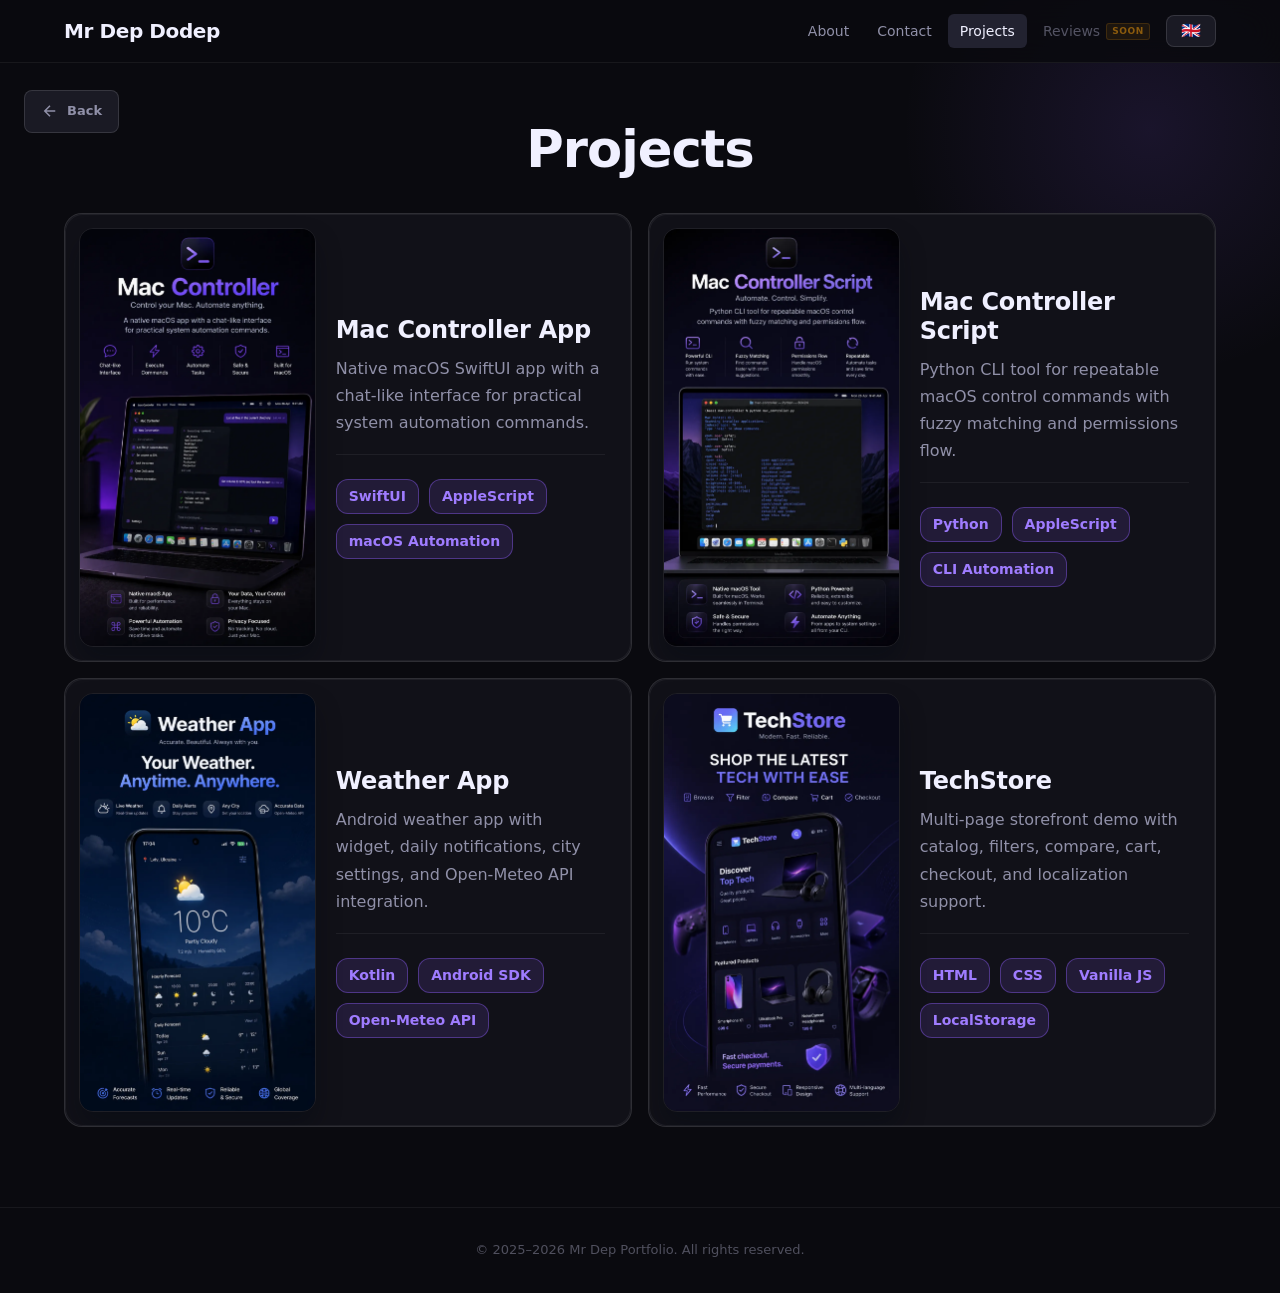
<file: portfolio/projects/index.html>
<!DOCTYPE html>
<html lang="en">
<head>
  <meta charset="UTF-8" />
  <meta name="viewport" content="width=device-width, initial-scale=1.0" />
  <meta http-equiv="Content-Security-Policy" content="default-src 'self'; script-src 'self' https://cdnjs.cloudflare.com 'sha256-yBXYWBGzJzbbxDOUG4tCteR3l3p3SmIhcN23/uReKBg='; style-src 'self' 'unsafe-inline' https://fonts.googleapis.com https://cdnjs.cloudflare.com; img-src 'self' https: data: blob:; font-src 'self' https://fonts.gstatic.com data:; connect-src 'self' https:; object-src 'none'; base-uri 'self'; frame-ancestors 'none'" />

  <title>Projects | Mr Dep Portfolio</title>
  <meta name="title" content="Projects | Mr Dep Portfolio" />
  <meta name="description" content="Automation and web projects by Mr Dep — Python scripts, Mac apps, API integrations, and e-commerce demos." />
  <meta name="keywords" content="projects, portfolio, python automation, mac automation, weather app, techstore" />
  <meta name="author" content="Mr Dep" />
  <meta name="theme-color" content="#6366f1" />
  <meta name="robots" content="index, follow, max-image-preview:large" />

  <link rel="canonical" href="https://mrdepdodep.github.io/portfolio/projects/" />
  <link rel="alternate" hreflang="en" href="https://mrdepdodep.github.io/portfolio/projects/?lang=en" />
  <link rel="alternate" hreflang="uk" href="https://mrdepdodep.github.io/portfolio/projects/?lang=uk" />
  <link rel="alternate" hreflang="ru" href="https://mrdepdodep.github.io/portfolio/projects/?lang=ru" />
  <link rel="alternate" hreflang="x-default" href="https://mrdepdodep.github.io/portfolio/projects/" />
  <meta property="og:type" content="website" />
  <meta property="og:url" content="https://mrdepdodep.github.io/portfolio/projects/" />
  <meta property="og:title" content="Projects | Mr Dep Portfolio" />
  <meta property="og:description" content="Automation and web projects by Mr Dep — Python scripts, Mac apps, API integrations, and e-commerce demos." />
  <meta property="og:image" content="https://mrdepdodep.github.io/portfolio/src/images/dodep-coder.png" />
  <meta property="og:image:width" content="1024" />
  <meta property="og:image:height" content="1024" />
  <meta property="og:site_name" content="Mr Dep Portfolio" />
  <meta property="og:locale" content="en_US" />
  <meta property="twitter:card" content="summary_large_image" />
  <meta property="twitter:url" content="https://mrdepdodep.github.io/portfolio/projects/" />
  <meta property="twitter:title" content="Projects | Mr Dep Portfolio" />
  <meta property="twitter:description" content="Automation and web projects by Mr Dep — Python scripts, Mac apps, API integrations, and e-commerce demos." />
  <meta property="twitter:image" content="https://mrdepdodep.github.io/portfolio/src/images/dodep-coder.png" />

  <link rel="icon" type="image/x-icon" href="../src/images/favicon.ico" />
  <link rel="icon" type="image/png" sizes="32x32" href="../src/images/dodep-coder.png" />
  <link rel="icon" type="image/png" sizes="16x16" href="../src/images/dodep-coder.png" />
  <link rel="apple-touch-icon" sizes="180x180" href="../src/images/dodep-coder.png" />

  <link rel="preconnect" href="https://fonts.googleapis.com" />
  <link rel="preconnect" href="https://fonts.gstatic.com" crossorigin />
  <link rel="preload" href="https://fonts.googleapis.com/css2?family=Inter:wght@300;400;600;700&display=swap" as="style" crossorigin />
  <link href="https://fonts.googleapis.com/css2?family=Inter:wght@300;400;600;700&display=swap" rel="stylesheet" />

  <link rel="preload" href="../src/css/main.css" as="style" />
  <link rel="preload" href="../src/css/projects.css" as="style" />

  <link rel="stylesheet" href="../src/css/main.css" />
  <link rel="stylesheet" href="../src/css/projects.css" />

  <!-- Structured Data -->
  <script type="application/ld+json">
  {
    "@context": "https://schema.org",
    "@type": "CollectionPage",
    "name": "Projects | Mr Dep Portfolio",
    "url": "https://mrdepdodep.github.io/portfolio/projects/",
    "description": "Automation and web projects by Mr Dep — Python scripts, Mac apps, API integrations, and e-commerce demos.",
    "author": {
      "@type": "Person",
      "name": "Mr Dep",
      "url": "https://mrdepdodep.github.io/portfolio/"
    },
    "breadcrumb": {
      "@type": "BreadcrumbList",
      "itemListElement": [
        { "@type": "ListItem", "position": 1, "name": "Home", "item": "https://mrdepdodep.github.io/portfolio/" },
        { "@type": "ListItem", "position": 2, "name": "Projects", "item": "https://mrdepdodep.github.io/portfolio/projects/" }
      ]
    }
  }
  </script>
</head>
<body class="projects-page">
  <a href="#main-content" class="skip-to-content" data-i18n="common.skipToContent">Skip to main content</a>

  <div class="toast" id="toast" role="alert" aria-live="polite" aria-atomic="true"></div>

  <a href="../" class="back-button" aria-label="Go back to home page" data-i18n-attr="aria-label:a11y.backHome">
    <svg width="24" height="24" viewBox="0 0 24 24" fill="none" stroke="currentColor" stroke-width="2" aria-hidden="true">
      <path d="M19 12H5M12 19l-7-7 7-7" />
    </svg>
    <span data-i18n="projects.back">Back</span>
  </a>

  <nav class="nav scrolled" role="navigation" aria-label="Main navigation" data-i18n-attr="aria-label:a11y.mainNavigation">
    <div class="container nav-container">
      <a href="../" class="logo" aria-label="Mr Dep Dodep - Home" data-i18n-attr="aria-label:a11y.logoHome">Mr Dep Dodep</a>
      <ul class="nav-menu">
        <li><a href="../about/" class="nav-link" data-i18n="nav.about">About</a></li>
        <li><a href="../#contact" class="nav-link" data-i18n="nav.contact">Contact</a></li>
        <li><a href="./" class="nav-link active" aria-current="page" data-i18n="nav.projects">Projects</a></li>
        <li>
          <a href="#" class="nav-link nav-soon" data-soon-link>
            <span data-i18n="nav.reviews">Reviews</span>
            <span class="soon-tag" aria-hidden="true" data-i18n="common.soon">Soon</span>
          </a>
        </li>
        <li class="language-switcher">
          <button class="lang-btn" id="currentLang" aria-label="Select language" aria-haspopup="true" aria-expanded="false" data-i18n-attr="aria-label:a11y.selectLanguage">
            <span class="flag" aria-hidden="true">🇬🇧</span>
          </button>
          <div class="lang-dropdown" id="langDropdown" role="menu">
            <button class="lang-option" data-lang="en" role="menuitem">
              <span class="flag" aria-hidden="true">🇬🇧</span>
              <span>English</span>
            </button>
            <button class="lang-option" data-lang="uk" role="menuitem">
              <span class="flag" aria-hidden="true">🇺🇦</span>
              <span>Українська</span>
            </button>
            <button class="lang-option" data-lang="ru" role="menuitem">
              <span class="flag" aria-hidden="true">🇷🇺</span>
              <span>Русский</span>
            </button>
          </div>
        </li>
      </ul>
    </div>
  </nav>

  <main id="main-content">
    <section class="projects-page-section">
      <div class="container">
        <header class="projects-page-header">
          <h1 class="projects-page-title" data-i18n="projects.pageTitle">Projects</h1>
        </header>

        <div class="projects-page-grid">
          <a class="project-item" href="./detail/?id=mac-controller-app" aria-label="Open Mac Controller App project page" data-i18n-attr="aria-label:a11y.openMacAppProject">
            <img class="project-item-image" src="../src/images/project-cards/mac-controller-app-card.webp" srcset="../src/images/project-cards/mac-controller-app-card-470.webp 470w, ../src/images/project-cards/mac-controller-app-card.webp 941w" sizes="(max-width: 768px) 100vw, 44vw" alt="Mac Controller App preview image" loading="lazy" width="941" height="1672" />
            <div class="project-item-body">
              <h2 data-i18n="projects.featured.macApp.title">Mac Controller App</h2>
              <p class="project-item-description" data-i18n="projects.featured.macApp.description">Desktop app for controlling and automating common Mac tasks from one panel.</p>
              <div class="project-item-skills">
                <p class="project-skills" data-skill-pills data-i18n="projects.skills.macApp">Swift, AppleScript, UI Automation</p>
              </div>
            </div>
          </a>

          <a class="project-item" href="./detail/?id=mac-controller-script" aria-label="Open Mac Controller Script project page" data-i18n-attr="aria-label:a11y.openMacScriptProject">
            <img class="project-item-image" src="../src/images/project-cards/mac-controller-script-card.webp" srcset="../src/images/project-cards/mac-controller-script-card-470.webp 470w, ../src/images/project-cards/mac-controller-script-card.webp 941w" sizes="(max-width: 768px) 100vw, 44vw" alt="Mac Controller Script preview image" loading="lazy" width="941" height="1672" />
            <div class="project-item-body">
              <h2 data-i18n="projects.featured.macScript.title">Mac Controller Script</h2>
              <p class="project-item-description" data-i18n="projects.featured.macScript.description">Command-line script set for repeatable Mac automation actions and quick helpers.</p>
              <div class="project-item-skills">
                <p class="project-skills" data-skill-pills data-i18n="projects.skills.macScript">Bash, AppleScript, CLI Tooling</p>
              </div>
            </div>
          </a>

          <a class="project-item" href="./detail/?id=weather-app" aria-label="Open Weather App project page" data-i18n-attr="aria-label:a11y.openWeatherProject">
            <img class="project-item-image" src="../src/images/project-cards/weather-app-card.webp" srcset="../src/images/project-cards/weather-app-card-470.webp 470w, ../src/images/project-cards/weather-app-card.webp 941w" sizes="(max-width: 768px) 100vw, 44vw" alt="Weather App preview image" loading="lazy" width="941" height="1672" />
            <div class="project-item-body">
              <h2 data-i18n="projects.featured.weather.title">Weather App</h2>
              <p class="project-item-description" data-i18n="projects.featured.weather.description">Minimal weather app with current conditions, location search, and clean UI.</p>
              <div class="project-item-skills">
                <p class="project-skills" data-skill-pills data-i18n="projects.skills.weather">JavaScript, REST API, CSS UI</p>
              </div>
            </div>
          </a>

          <a class="project-item" href="./detail/?id=techstore" aria-label="Open TechStore project page" data-i18n-attr="aria-label:a11y.openTechstoreProject">
            <img class="project-item-image" src="../src/images/project-cards/techstore-card.webp" srcset="../src/images/project-cards/techstore-card-470.webp 470w, ../src/images/project-cards/techstore-card.webp 941w" sizes="(max-width: 768px) 100vw, 44vw" alt="TechStore preview image" loading="lazy" width="941" height="1672" />
            <div class="project-item-body">
              <h2 data-i18n="projects.featured.techstore.title">TechStore</h2>
              <p class="project-item-description" data-i18n="projects.featured.techstore.description">E-commerce showcase concept for tech products with responsive layout and neat cards.</p>
              <div class="project-item-skills">
                <p class="project-skills" data-skill-pills data-i18n="projects.skills.techstore">HTML, CSS, JavaScript, Responsive Design</p>
              </div>
            </div>
          </a>
        </div>
      </div>
    </section>
  </main>

  <footer class="footer" role="contentinfo">
    <div class="container">
      <p data-i18n="footer.text">&copy; 2025–2026 Mr Dep Portfolio. All rights reserved.</p>
    </div>
  </footer>

  <script src="../src/js/main.js" defer></script>
  <script src="../src/js/projects.js" defer></script>
</body>
</html>
</file>
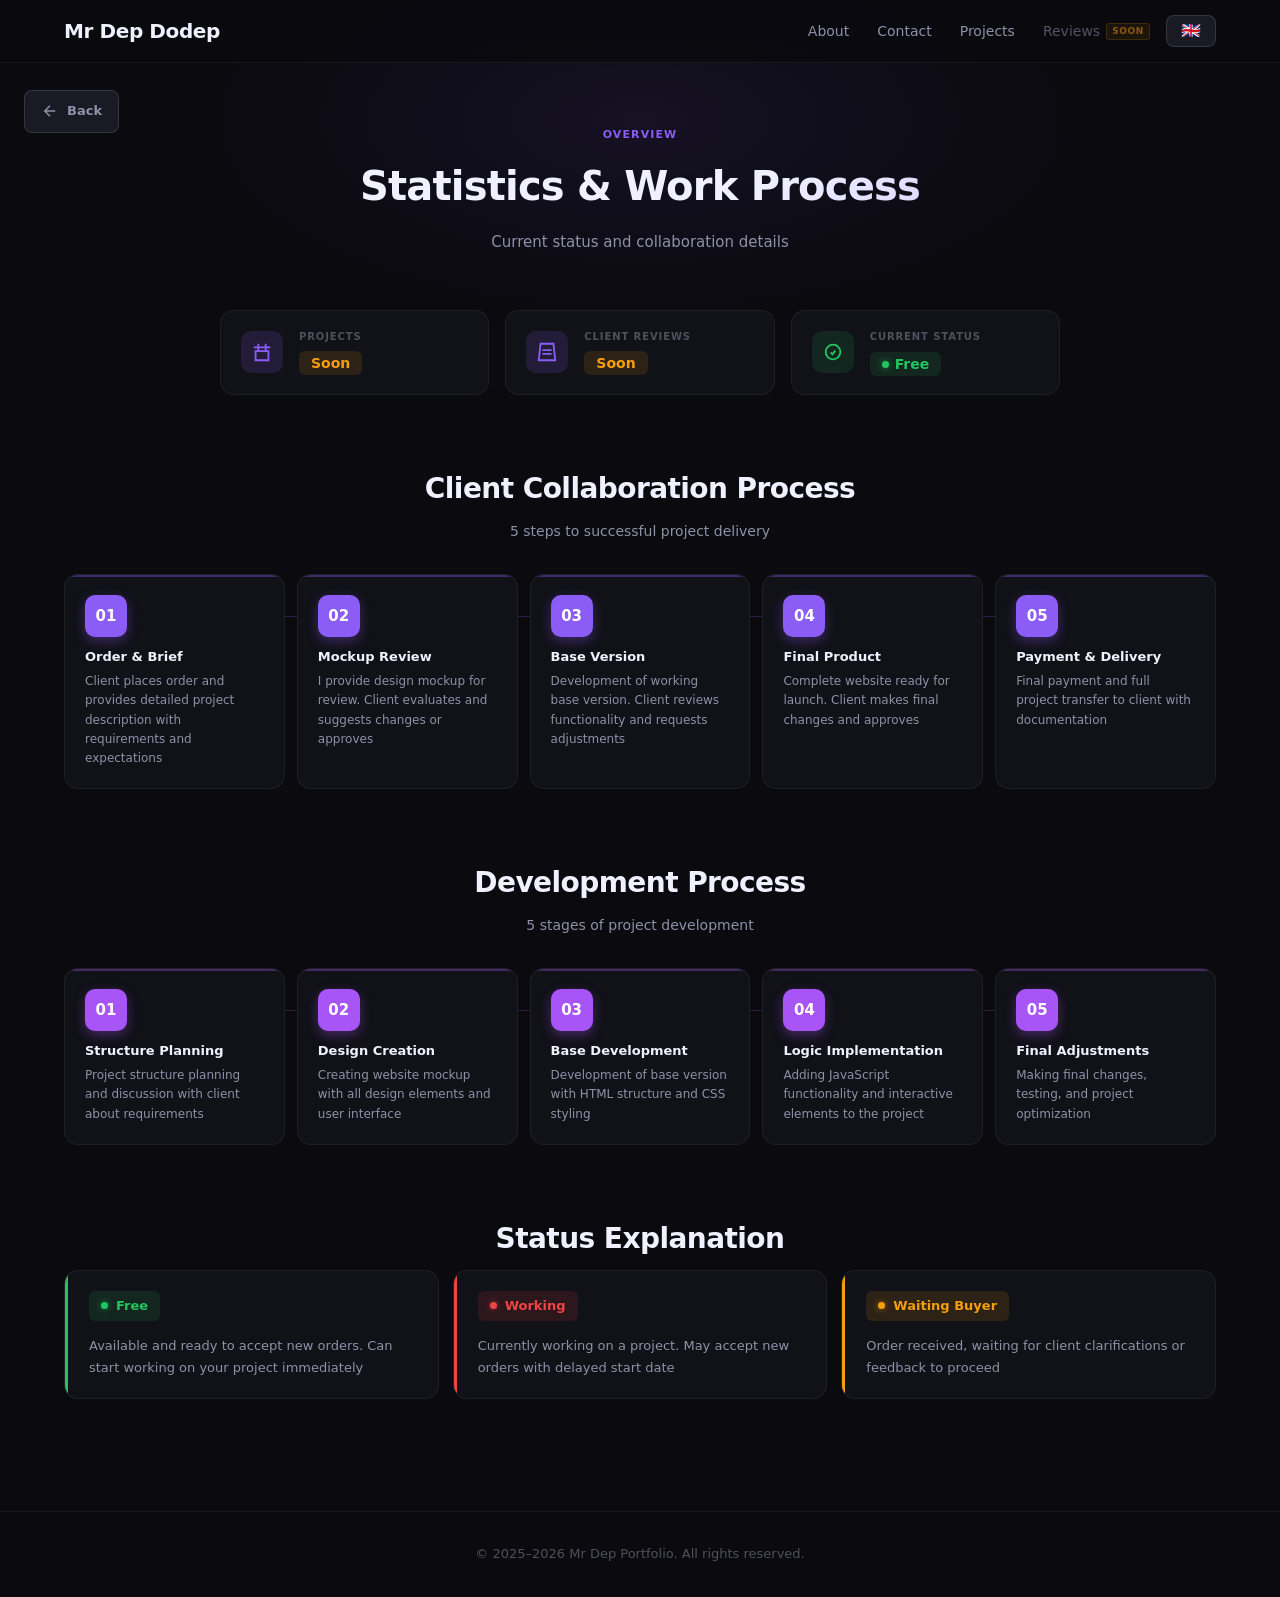
<file: portfolio/work/index.html>
<!DOCTYPE html>
<html lang="en">
<head>
  <meta charset="UTF-8" />
  <meta name="viewport" content="width=device-width, initial-scale=1.0" />
  <meta http-equiv="Content-Security-Policy" content="default-src 'self'; script-src 'self' https://cdnjs.cloudflare.com 'sha256-0G1jQT3vTvT/mZysMfc8nCOlR13KMEyrcQ5tFwyh6/U='; style-src 'self' 'unsafe-inline' https://fonts.googleapis.com https://cdnjs.cloudflare.com; img-src 'self' https: data: blob:; font-src 'self' https://fonts.gstatic.com data:; connect-src 'self' https:; object-src 'none'; base-uri 'self'; frame-ancestors 'none'" />

  <title>Work Statistics | Mr Dep Portfolio</title>
  <meta name="title" content="Work Statistics | Mr Dep Portfolio" />
  <meta name="description" content="Current freelance status, delivery process, and collaboration workflow for automation projects." />
  <meta name="keywords" content="work process, freelance status, project delivery, automation developer" />
  <meta name="theme-color" content="#6366f1" />
  <meta name="robots" content="index, follow, max-image-preview:large" />

  <meta name="author" content="Mr Dep" />
  <link rel="canonical" href="https://mrdepdodep.github.io/portfolio/work/" />
  <link rel="alternate" hreflang="en" href="https://mrdepdodep.github.io/portfolio/work/?lang=en" />
  <link rel="alternate" hreflang="uk" href="https://mrdepdodep.github.io/portfolio/work/?lang=uk" />
  <link rel="alternate" hreflang="ru" href="https://mrdepdodep.github.io/portfolio/work/?lang=ru" />
  <link rel="alternate" hreflang="x-default" href="https://mrdepdodep.github.io/portfolio/work/" />
  <meta property="og:type" content="website" />
  <meta property="og:url" content="https://mrdepdodep.github.io/portfolio/work/" />
  <meta property="og:title" content="Work Statistics | Mr Dep Portfolio" />
  <meta property="og:description" content="Current freelance status, delivery process, and collaboration workflow for automation projects." />
  <meta property="og:image" content="https://mrdepdodep.github.io/portfolio/src/images/dodep-coder.png" />
  <meta property="og:image:width" content="1024" />
  <meta property="og:image:height" content="1024" />
  <meta property="og:site_name" content="Mr Dep Portfolio" />
  <meta property="og:locale" content="en_US" />
  <meta property="twitter:card" content="summary_large_image" />
  <meta property="twitter:url" content="https://mrdepdodep.github.io/portfolio/work/" />
  <meta property="twitter:title" content="Work Statistics | Mr Dep Portfolio" />
  <meta property="twitter:description" content="Current freelance status, delivery process, and collaboration workflow for automation projects." />
  <meta property="twitter:image" content="https://mrdepdodep.github.io/portfolio/src/images/dodep-coder.png" />

  <link rel="icon" type="image/x-icon" href="../src/images/favicon.ico" />
  <link rel="icon" type="image/png" sizes="32x32" href="../src/images/dodep-coder.png" />
  <link rel="icon" type="image/png" sizes="16x16" href="../src/images/dodep-coder.png" />
  <link rel="apple-touch-icon" sizes="180x180" href="../src/images/dodep-coder.png" />

  <link rel="preconnect" href="https://fonts.googleapis.com" />
  <link rel="preconnect" href="https://fonts.gstatic.com" crossorigin />
  <link rel="preload" href="https://fonts.googleapis.com/css2?family=Inter:wght@300;400;600;700&display=swap" as="style" crossorigin />
  <link href="https://fonts.googleapis.com/css2?family=Inter:wght@300;400;600;700&display=swap" rel="stylesheet" />

  <link rel="preload" href="../src/css/main.css" as="style" />
  <link rel="preload" href="../src/css/work.css" as="style" />
  <link rel="preload" href="../src/js/main.js" as="script" />

  <link rel="stylesheet" href="../src/css/main.css" />
  <link rel="stylesheet" href="../src/css/work.css" />

  <!-- Structured Data -->
  <script type="application/ld+json">
  {
    "@context": "https://schema.org",
    "@type": "WebPage",
    "name": "Work Statistics | Mr Dep Portfolio",
    "url": "https://mrdepdodep.github.io/portfolio/work/",
    "description": "Current freelance status, delivery process, and collaboration workflow for automation projects.",
    "author": {
      "@type": "Person",
      "name": "Mr Dep",
      "url": "https://mrdepdodep.github.io/portfolio/"
    },
    "breadcrumb": {
      "@type": "BreadcrumbList",
      "itemListElement": [
        { "@type": "ListItem", "position": 1, "name": "Home", "item": "https://mrdepdodep.github.io/portfolio/" },
        { "@type": "ListItem", "position": 2, "name": "Work", "item": "https://mrdepdodep.github.io/portfolio/work/" }
      ]
    }
  }
  </script>
</head>
<body class="work-page">
  <a href="#main-content" class="skip-to-content" data-i18n="common.skipToContent">Skip to main content</a>

  <div class="toast" id="toast" role="alert" aria-live="polite" aria-atomic="true"></div>

  <a href="../" class="back-button" aria-label="Go back to home page" data-i18n-attr="aria-label:a11y.backHome">
    <svg width="24" height="24" viewBox="0 0 24 24" fill="none" stroke="currentColor" stroke-width="2" aria-hidden="true">
      <path d="M19 12H5M12 19l-7-7 7-7" />
    </svg>
    <span data-i18n="work.back">Back</span>
  </a>

  <nav class="nav scrolled" role="navigation" aria-label="Main navigation" data-i18n-attr="aria-label:a11y.mainNavigation">
    <div class="container nav-container">
      <a href="../" class="logo" aria-label="Mr Dep Dodep - Home" data-i18n-attr="aria-label:a11y.logoHome">Mr Dep Dodep</a>
      <ul class="nav-menu">
        <li><a href="../#about" class="nav-link" data-i18n="nav.about">About</a></li>
        <li><a href="../#contact" class="nav-link" data-i18n="nav.contact">Contact</a></li>
        <li><a href="../projects/" class="nav-link" data-i18n="nav.projects">Projects</a></li>
        <li>
          <a href="#" class="nav-link nav-soon" data-soon-link>
            <span data-i18n="nav.reviews">Reviews</span>
            <span class="soon-tag" aria-hidden="true" data-i18n="common.soon">Soon</span>
          </a>
        </li>
        <li class="language-switcher">
          <button class="lang-btn" id="currentLang" aria-label="Select language" aria-haspopup="true" aria-expanded="false" data-i18n-attr="aria-label:a11y.selectLanguage">
            <span class="flag" aria-hidden="true">🇬🇧</span>
          </button>
          <div class="lang-dropdown" id="langDropdown" role="menu">
            <button class="lang-option" data-lang="en" role="menuitem">
              <span class="flag" aria-hidden="true">🇬🇧</span>
              <span>English</span>
            </button>
            <button class="lang-option" data-lang="uk" role="menuitem">
              <span class="flag" aria-hidden="true">🇺🇦</span>
              <span>Українська</span>
            </button>
            <button class="lang-option" data-lang="ru" role="menuitem">
              <span class="flag" aria-hidden="true">🇷🇺</span>
              <span>Русский</span>
            </button>
          </div>
        </li>
      </ul>
    </div>
  </nav>

  <main id="main-content">
    <section class="work-stats">
      <div class="container">
        <header class="work-header">
          <div class="section-label" data-i18n="work.overviewLabel">Overview</div>
          <h1 class="work-title" data-i18n="work.title">Statistics & Work Process</h1>
          <p class="work-subtitle" data-i18n="work.subtitle">Current status and collaboration details</p>
        </header>

        <section class="stats-grid" aria-label="Work statistics" data-i18n-attr="aria-label:a11y.workStatistics">
          <article class="stat-card">
            <div class="stat-icon" aria-hidden="true">
              <svg viewBox="0 0 24 24" fill="none" stroke="currentColor" stroke-width="2">
                <path d="M3 7h18M8 3v8m8-8v8M5 11h14v10H5z" />
              </svg>
            </div>
            <div class="stat-content">
              <h3 data-i18n="work.stats.projects">Projects</h3>
              <div class="stat-status status-waiting" data-i18n="work.stats.projectsSoon">Soon</div>
            </div>
          </article>

          <article class="stat-card">
            <div class="stat-icon" aria-hidden="true">
              <svg viewBox="0 0 24 24" fill="none" stroke="currentColor" stroke-width="2">
                <path d="M7 10h10M7 14h10M5 3h14l2 18H3L5 3z" />
              </svg>
            </div>
            <div class="stat-content">
              <h3 data-i18n="work.stats.reviews">Client Reviews</h3>
              <div class="stat-status status-waiting" data-i18n="work.stats.reviewsSoon">Soon</div>
            </div>
          </article>

          <article class="stat-card">
            <div class="stat-icon status-icon-free" aria-hidden="true">
              <svg viewBox="0 0 24 24" fill="none" stroke="currentColor" stroke-width="2">
                <circle cx="12" cy="12" r="8" />
                <path d="M9.5 12.5l2 2 3-4" />
              </svg>
            </div>
            <div class="stat-content">
              <h3 data-i18n="work.stats.status">Current Status</h3>
              <div class="stat-status status-free">
                <span class="status-dot" aria-hidden="true"></span>
                <span data-i18n="work.status.free">Free</span>
              </div>
            </div>
          </article>
        </section>

        <section class="process-section" aria-label="Client process" data-i18n-attr="aria-label:a11y.clientProcess">
          <h2 class="section-title" data-i18n="work.client.title">Client Collaboration Process</h2>
          <p class="section-description" data-i18n="work.client.description">5 steps to successful project delivery</p>
          <div class="process-steps">
            <article class="process-step">
              <div class="step-number">01</div>
              <div class="step-content">
                <h3 data-i18n="work.client.step1.title">Order & Brief</h3>
                <p data-i18n="work.client.step1.desc">Client places order and provides detailed project description with requirements and expectations</p>
              </div>
            </article>
            <article class="process-step">
              <div class="step-number">02</div>
              <div class="step-content">
                <h3 data-i18n="work.client.step2.title">Mockup Review</h3>
                <p data-i18n="work.client.step2.desc">I provide design mockup for review. Client evaluates and suggests changes or approves</p>
              </div>
            </article>
            <article class="process-step">
              <div class="step-number">03</div>
              <div class="step-content">
                <h3 data-i18n="work.client.step3.title">Base Version</h3>
                <p data-i18n="work.client.step3.desc">Development of working base version. Client reviews functionality and requests adjustments</p>
              </div>
            </article>
            <article class="process-step">
              <div class="step-number">04</div>
              <div class="step-content">
                <h3 data-i18n="work.client.step4.title">Final Product</h3>
                <p data-i18n="work.client.step4.desc">Complete website ready for launch. Client makes final changes and approves</p>
              </div>
            </article>
            <article class="process-step">
              <div class="step-number">05</div>
              <div class="step-content">
                <h3 data-i18n="work.client.step5.title">Payment & Delivery</h3>
                <p data-i18n="work.client.step5.desc">Final payment and full project transfer to client with documentation</p>
              </div>
            </article>
          </div>
        </section>

        <section class="process-section" aria-label="Development process" data-i18n-attr="aria-label:a11y.developmentProcess">
          <h2 class="section-title" data-i18n="work.dev.title">Development Process</h2>
          <p class="section-description" data-i18n="work.dev.description">5 stages of project development</p>
          <div class="process-steps">
            <article class="process-step dev-step">
              <div class="step-number">01</div>
              <div class="step-content">
                <h3 data-i18n="work.dev.step1.title">Structure Planning</h3>
                <p data-i18n="work.dev.step1.desc">Project structure planning and discussion with client about requirements</p>
              </div>
            </article>
            <article class="process-step dev-step">
              <div class="step-number">02</div>
              <div class="step-content">
                <h3 data-i18n="work.dev.step2.title">Design Creation</h3>
                <p data-i18n="work.dev.step2.desc">Creating website mockup with all design elements and user interface</p>
              </div>
            </article>
            <article class="process-step dev-step">
              <div class="step-number">03</div>
              <div class="step-content">
                <h3 data-i18n="work.dev.step3.title">Base Development</h3>
                <p data-i18n="work.dev.step3.desc">Development of base version with HTML structure and CSS styling</p>
              </div>
            </article>
            <article class="process-step dev-step">
              <div class="step-number">04</div>
              <div class="step-content">
                <h3 data-i18n="work.dev.step4.title">Logic Implementation</h3>
                <p data-i18n="work.dev.step4.desc">Adding JavaScript functionality and interactive elements to the project</p>
              </div>
            </article>
            <article class="process-step dev-step">
              <div class="step-number">05</div>
              <div class="step-content">
                <h3 data-i18n="work.dev.step5.title">Final Adjustments</h3>
                <p data-i18n="work.dev.step5.desc">Making final changes, testing, and project optimization</p>
              </div>
            </article>
          </div>
        </section>

        <section class="status-explanation" aria-label="Status explanation" data-i18n-attr="aria-label:a11y.statusExplanation">
          <h2 class="section-title" data-i18n="work.statusInfo.title">Status Explanation</h2>
          <div class="status-cards">
            <article class="status-info-card">
              <div class="status-badge status-free">
                <span class="status-dot" aria-hidden="true"></span>
                <span data-i18n="work.status.free">Free</span>
              </div>
              <p data-i18n="work.statusInfo.free">Available and ready to accept new orders. Can start working on your project immediately</p>
            </article>
            <article class="status-info-card">
              <div class="status-badge status-working">
                <span class="status-dot" aria-hidden="true"></span>
                <span data-i18n="work.status.working">Working</span>
              </div>
              <p data-i18n="work.statusInfo.working">Currently working on a project. May accept new orders with delayed start date</p>
            </article>
            <article class="status-info-card">
              <div class="status-badge status-waiting">
                <span class="status-dot" aria-hidden="true"></span>
                <span data-i18n="work.status.waiting">Waiting Buyer</span>
              </div>
              <p data-i18n="work.statusInfo.waiting">Order received, waiting for client clarifications or feedback to proceed</p>
            </article>
          </div>
        </section>
      </div>
    </section>
  </main>

  <footer class="footer" role="contentinfo">
    <div class="container">
      <p data-i18n="footer.text">&copy; 2025–2026 Mr Dep Portfolio. All rights reserved.</p>
    </div>
  </footer>

  <script src="../src/js/main.js" defer></script>
  <script src="../src/js/work.js" defer></script>
</body>
</html>
</file>
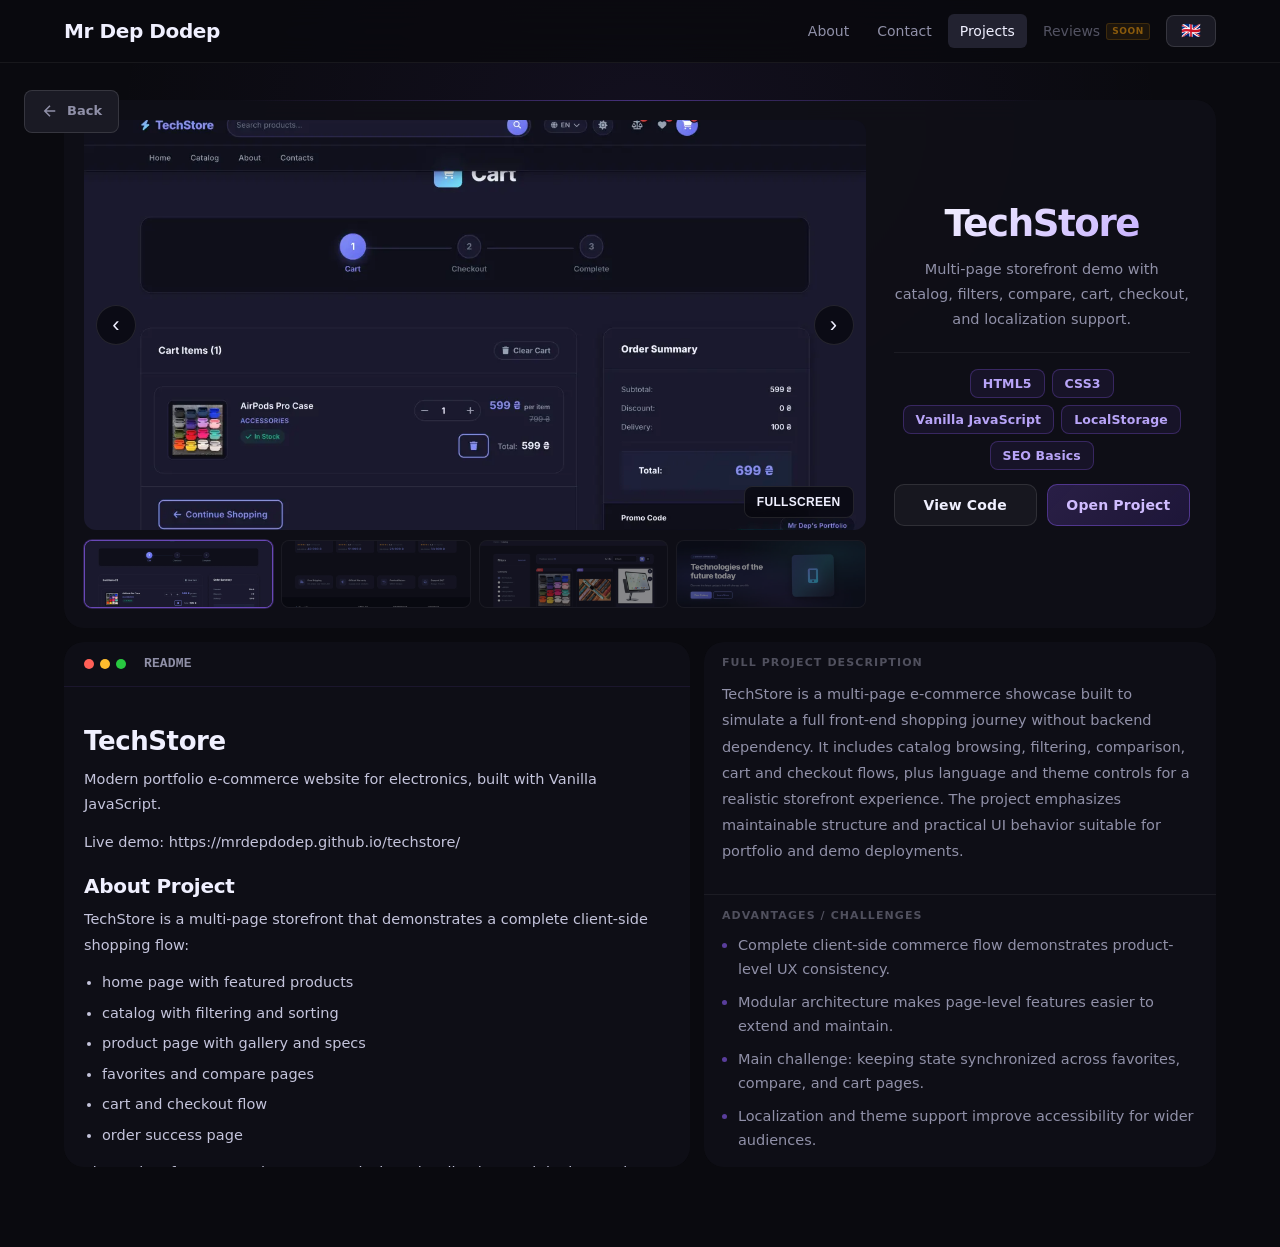
<file: projects/detail/index.html>
<!DOCTYPE html>
<html lang="en">
<head>
  <meta charset="UTF-8" />
  <meta name="viewport" content="width=device-width, initial-scale=1.0" />
  <meta http-equiv="Content-Security-Policy" content="default-src 'self'; script-src 'self' https://cdnjs.cloudflare.com 'sha256-+gEfYZRM4qYQXo6OFJAosv7SKWq11v/zP9NIBFKUpiA='; style-src 'self' 'unsafe-inline' https://fonts.googleapis.com https://cdnjs.cloudflare.com; img-src 'self' https: data: blob:; font-src 'self' https://fonts.gstatic.com data:; connect-src 'self' https:; object-src 'none'; base-uri 'self'" />
  <title data-project-title>Project | Mr Dep Portfolio</title>

  <!-- Primary Meta Tags -->
  <meta name="title" content="Project | Mr Dep Portfolio" />
  <meta name="description" content="Project by Mr Dep — Python automation developer. Scripts, Mac apps, API integrations, and web tools." />
  <meta name="keywords" content="project, python automation, developer, portfolio, mac, api, web" />
  <meta name="author" content="Mr Dep" />
  <meta name="theme-color" content="#6366f1" />
  <meta name="robots" content="index, follow, max-image-preview:large" />
  <link rel="canonical" href="https://mrdepdodep.github.io/portfolio/projects/detail/" />
  <link rel="alternate" hreflang="en" href="https://mrdepdodep.github.io/portfolio/projects/detail/?lang=en" />
  <link rel="alternate" hreflang="uk" href="https://mrdepdodep.github.io/portfolio/projects/detail/?lang=uk" />
  <link rel="alternate" hreflang="ru" href="https://mrdepdodep.github.io/portfolio/projects/detail/?lang=ru" />
  <link rel="alternate" hreflang="x-default" href="https://mrdepdodep.github.io/portfolio/projects/detail/" />

  <!-- Open Graph -->
  <meta property="og:type" content="article" />
  <meta property="og:url" content="https://mrdepdodep.github.io/portfolio/projects/detail/" />
  <meta property="og:site_name" content="Mr Dep Portfolio" />
  <meta property="og:locale" content="en_US" />
  <meta property="og:title" content="Project | Mr Dep Portfolio" />
  <meta property="og:description" content="Project by Mr Dep — Python automation developer. Scripts, Mac apps, API integrations, and web tools." />
  <meta property="og:image" content="https://mrdepdodep.github.io/portfolio/src/images/dodep-coder.png" />
  <meta property="og:image:width" content="1024" />
  <meta property="og:image:height" content="1024" />

  <!-- Twitter -->
  <meta property="twitter:card" content="summary_large_image" />
  <meta property="twitter:url" content="https://mrdepdodep.github.io/portfolio/projects/detail/" />
  <meta property="twitter:title" content="Project | Mr Dep Portfolio" />
  <meta property="twitter:description" content="Project by Mr Dep — Python automation developer. Scripts, Mac apps, API integrations, and web tools." />
  <meta property="twitter:image" content="https://mrdepdodep.github.io/portfolio/src/images/dodep-coder.png" />

  <link rel="icon" type="image/x-icon" href="../../src/images/favicon.ico" />
  <link rel="icon" type="image/png" sizes="32x32" href="../../src/images/dodep-coder.png" />
  <link rel="preconnect" href="https://fonts.googleapis.com" />
  <link rel="preconnect" href="https://fonts.gstatic.com" crossorigin />
  <link rel="preload" href="https://fonts.googleapis.com/css2?family=Inter:wght@300;400;600;700&display=swap" as="style" crossorigin />
  <link href="https://fonts.googleapis.com/css2?family=Inter:wght@300;400;600;700&display=swap" rel="stylesheet" />
  <!-- Structured Data (updated dynamically by project-detail.js) -->
  <script type="application/ld+json" id="project-jsonld">
  {
    "@context": "https://schema.org",
    "@type": "WebPage",
    "name": "Project | Mr Dep Portfolio",
    "url": "https://mrdepdodep.github.io/portfolio/projects/detail/",
    "author": {
      "@type": "Person",
      "name": "Mr Dep",
      "url": "https://mrdepdodep.github.io/portfolio/"
    },
    "breadcrumb": {
      "@type": "BreadcrumbList",
      "itemListElement": [
        { "@type": "ListItem", "position": 1, "name": "Home", "item": "https://mrdepdodep.github.io/portfolio/" },
        { "@type": "ListItem", "position": 2, "name": "Projects", "item": "https://mrdepdodep.github.io/portfolio/projects/" },
        { "@type": "ListItem", "position": 3, "name": "Project", "item": "https://mrdepdodep.github.io/portfolio/projects/detail/" }
      ]
    }
  }
  </script>
  <link rel="stylesheet" href="../../src/css/main.css" />
  <link rel="stylesheet" href="../../src/css/project-detail.css" />
</head>
<body class="project-detail-page">
  <div class="toast" id="toast" role="alert" aria-live="polite" aria-atomic="true"></div>

  <a href="../" class="back-button" aria-label="Go back to projects page" data-i18n-attr="aria-label:a11y.backProjects">
    <svg width="24" height="24" viewBox="0 0 24 24" fill="none" stroke="currentColor" stroke-width="2" aria-hidden="true">
      <path d="M19 12H5M12 19l-7-7 7-7" />
    </svg>
    <span data-i18n="projects.back">Back</span>
  </a>

  <nav class="nav scrolled" role="navigation" aria-label="Main navigation" data-i18n-attr="aria-label:a11y.mainNavigation">
    <div class="container nav-container">
      <a href="../../" class="logo" aria-label="Mr Dep Dodep - Home" data-i18n-attr="aria-label:a11y.logoHome">Mr Dep Dodep</a>
      <ul class="nav-menu">
        <li><a href="../../about/" class="nav-link" data-i18n="nav.about">About</a></li>
        <li><a href="../../#contact" class="nav-link" data-i18n="nav.contact">Contact</a></li>
        <li><a href="../" class="nav-link active" aria-current="page" data-i18n="nav.projects">Projects</a></li>
        <li>
          <a href="#" class="nav-link nav-soon" data-soon-link>
            <span data-i18n="nav.reviews">Reviews</span>
            <span class="soon-tag" aria-hidden="true" data-i18n="common.soon">Soon</span>
          </a>
        </li>
        <li class="language-switcher">
          <button class="lang-btn" id="currentLang" aria-label="Select language" aria-haspopup="true" aria-expanded="false" data-i18n-attr="aria-label:a11y.selectLanguage">
            <span class="flag" aria-hidden="true">🇬🇧</span>
          </button>
          <div class="lang-dropdown" id="langDropdown" role="menu">
            <button class="lang-option" data-lang="en" role="menuitem"><span class="flag" aria-hidden="true">🇬🇧</span><span>English</span></button>
            <button class="lang-option" data-lang="uk" role="menuitem"><span class="flag" aria-hidden="true">🇺🇦</span><span>Українська</span></button>
            <button class="lang-option" data-lang="ru" role="menuitem"><span class="flag" aria-hidden="true">🇷🇺</span><span>Русский</span></button>
          </div>
        </li>
      </ul>
    </div>
  </nav>

  <main id="main-content">
    <section class="project-detail is-loading" data-detail-shell>
      <div class="container">

        <div class="project-hero-card">
          <article class="project-gallery" data-project-gallery>
            <div class="project-gallery-main">
              <img class="project-gallery-image" data-gallery-main src="" alt="" loading="lazy" width="16" height="10" />
              <button class="project-gallery-control prev" data-gallery-prev type="button" aria-label="Previous image" data-i18n-attr="aria-label:a11y.gallery.prevImage">‹</button>
              <button class="project-gallery-control next" data-gallery-next type="button" aria-label="Next image" data-i18n-attr="aria-label:a11y.gallery.nextImage">›</button>
              <button class="project-gallery-fullscreen" data-gallery-fullscreen type="button" data-i18n="projects.detail.fullscreen">Fullscreen</button>
            </div>
            <div class="project-gallery-thumbs" data-gallery-thumbs></div>
          </article>

          <aside class="project-header">
            <h1 class="project-detail-title" data-project-field="title"></h1>
            <p class="project-detail-description" data-project-field="description"></p>

            <div class="project-inline-skills">
              <div class="project-skills-list" data-project-skills></div>
            </div>

            <div class="project-hero-actions">
              <a class="project-action-btn" data-project-code href="#" target="_blank" rel="noopener" data-i18n="projects.detail.viewCode">View Code</a>
              <a class="project-action-btn primary" data-project-live href="#" target="_blank" rel="noopener" data-i18n="projects.detail.openProject">Open Project</a>
            </div>
          </aside>
        </div>

        <div class="project-lower-grid">
          <article class="project-readme-card">
            <h2 class="project-panel-title" data-i18n="projects.detail.readmeTitle">README</h2>
            <div class="project-readme-content" data-readme-target data-i18n="projects.detail.loadingReadme">Loading README...</div>
          </article>

          <aside class="project-meta-card">
            <section>
              <h2 class="project-panel-title" data-i18n="projects.detail.fullDescriptionTitle">Full Project Description</h2>
              <p class="project-meta-text" data-project-field="fullDescription"></p>
            </section>
            <section>
              <h2 class="project-panel-title" data-i18n="projects.detail.keyPointsTitle">Advantages / Challenges</h2>
              <ul class="project-points" data-project-points></ul>
            </section>
          </aside>
        </div>

      </div>
    </section>
  </main>

  <div class="gallery-modal" data-gallery-modal role="dialog" aria-modal="true" aria-label="Project image viewer" hidden>
    <div class="gallery-modal-content" tabindex="-1">
      <button class="gallery-modal-close" data-modal-close type="button" aria-label="Close fullscreen" data-i18n-attr="aria-label:a11y.gallery.closeFullscreen">×</button>
      <img class="gallery-modal-image" data-modal-image src="" alt="Fullscreen preview" loading="lazy" width="16" height="10" />
      <button class="gallery-modal-control prev" data-modal-prev type="button" aria-label="Previous image" data-i18n-attr="aria-label:a11y.gallery.prevImage">‹</button>
      <button class="gallery-modal-control next" data-modal-next type="button" aria-label="Next image" data-i18n-attr="aria-label:a11y.gallery.nextImage">›</button>
    </div>
  </div>
  <script src="../../src/js/main.js" defer></script>
  <script src="../../src/js/project-detail.js" defer></script>
</body>
</html>
</file>
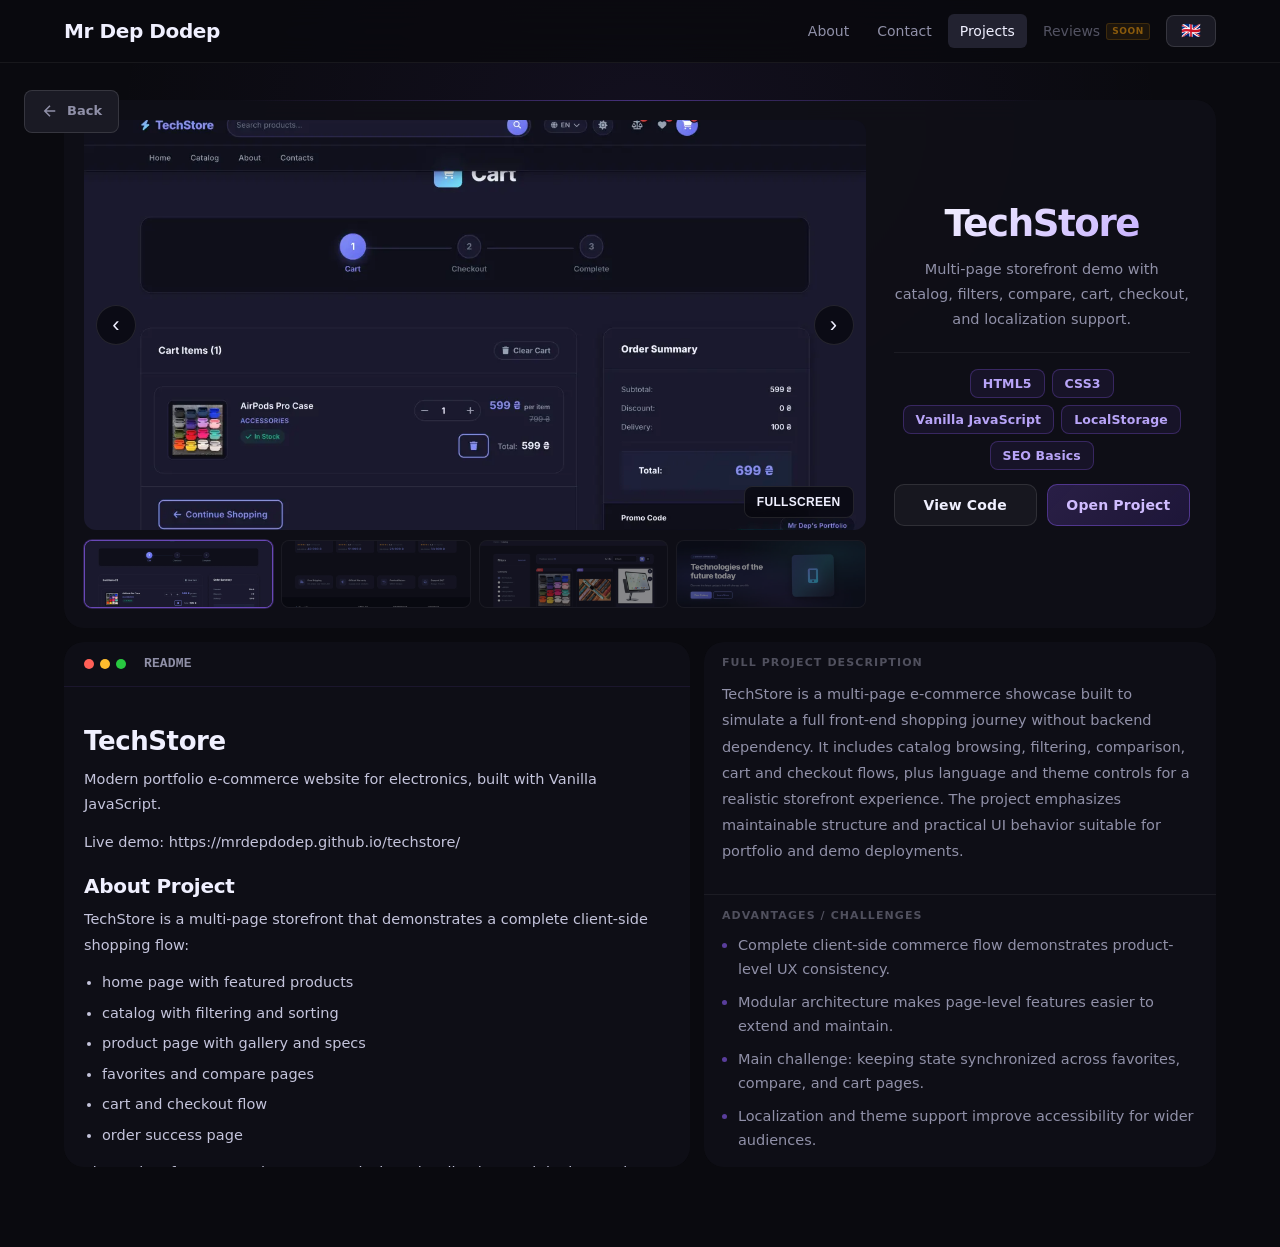
<file: portfolio/projects/detail/index.html>
<!DOCTYPE html>
<html lang="en">
<head>
  <meta charset="UTF-8" />
  <meta name="viewport" content="width=device-width, initial-scale=1.0" />
  <meta http-equiv="Content-Security-Policy" content="default-src 'self'; script-src 'self' https://cdnjs.cloudflare.com 'sha256-+gEfYZRM4qYQXo6OFJAosv7SKWq11v/zP9NIBFKUpiA='; style-src 'self' 'unsafe-inline' https://fonts.googleapis.com https://cdnjs.cloudflare.com; img-src 'self' https: data: blob:; font-src 'self' https://fonts.gstatic.com data:; connect-src 'self' https:; object-src 'none'; base-uri 'self'; frame-ancestors 'none'" />
  <title data-project-title>Project | Mr Dep Portfolio</title>

  <!-- Primary Meta Tags -->
  <meta name="title" content="Project | Mr Dep Portfolio" />
  <meta name="description" content="Project by Mr Dep — Python automation developer. Scripts, Mac apps, API integrations, and web tools." />
  <meta name="keywords" content="project, python automation, developer, portfolio, mac, api, web" />
  <meta name="author" content="Mr Dep" />
  <meta name="theme-color" content="#6366f1" />
  <meta name="robots" content="index, follow, max-image-preview:large" />
  <link rel="canonical" href="https://mrdepdodep.github.io/portfolio/projects/detail/" />
  <link rel="alternate" hreflang="en" href="https://mrdepdodep.github.io/portfolio/projects/detail/?lang=en" />
  <link rel="alternate" hreflang="uk" href="https://mrdepdodep.github.io/portfolio/projects/detail/?lang=uk" />
  <link rel="alternate" hreflang="ru" href="https://mrdepdodep.github.io/portfolio/projects/detail/?lang=ru" />
  <link rel="alternate" hreflang="x-default" href="https://mrdepdodep.github.io/portfolio/projects/detail/" />

  <!-- Open Graph -->
  <meta property="og:type" content="article" />
  <meta property="og:url" content="https://mrdepdodep.github.io/portfolio/projects/detail/" />
  <meta property="og:site_name" content="Mr Dep Portfolio" />
  <meta property="og:locale" content="en_US" />
  <meta property="og:title" content="Project | Mr Dep Portfolio" />
  <meta property="og:description" content="Project by Mr Dep — Python automation developer. Scripts, Mac apps, API integrations, and web tools." />
  <meta property="og:image" content="https://mrdepdodep.github.io/portfolio/src/images/dodep-coder.png" />
  <meta property="og:image:width" content="1024" />
  <meta property="og:image:height" content="1024" />

  <!-- Twitter -->
  <meta property="twitter:card" content="summary_large_image" />
  <meta property="twitter:url" content="https://mrdepdodep.github.io/portfolio/projects/detail/" />
  <meta property="twitter:title" content="Project | Mr Dep Portfolio" />
  <meta property="twitter:description" content="Project by Mr Dep — Python automation developer. Scripts, Mac apps, API integrations, and web tools." />
  <meta property="twitter:image" content="https://mrdepdodep.github.io/portfolio/src/images/dodep-coder.png" />

  <link rel="icon" type="image/x-icon" href="../../src/images/favicon.ico" />
  <link rel="icon" type="image/png" sizes="32x32" href="../../src/images/dodep-coder.png" />
  <link rel="preconnect" href="https://fonts.googleapis.com" />
  <link rel="preconnect" href="https://fonts.gstatic.com" crossorigin />
  <link rel="preload" href="https://fonts.googleapis.com/css2?family=Inter:wght@300;400;600;700&display=swap" as="style" crossorigin />
  <link href="https://fonts.googleapis.com/css2?family=Inter:wght@300;400;600;700&display=swap" rel="stylesheet" />
  <!-- Structured Data (updated dynamically by project-detail.js) -->
  <script type="application/ld+json" id="project-jsonld">
  {
    "@context": "https://schema.org",
    "@type": "WebPage",
    "name": "Project | Mr Dep Portfolio",
    "url": "https://mrdepdodep.github.io/portfolio/projects/detail/",
    "author": {
      "@type": "Person",
      "name": "Mr Dep",
      "url": "https://mrdepdodep.github.io/portfolio/"
    },
    "breadcrumb": {
      "@type": "BreadcrumbList",
      "itemListElement": [
        { "@type": "ListItem", "position": 1, "name": "Home", "item": "https://mrdepdodep.github.io/portfolio/" },
        { "@type": "ListItem", "position": 2, "name": "Projects", "item": "https://mrdepdodep.github.io/portfolio/projects/" },
        { "@type": "ListItem", "position": 3, "name": "Project", "item": "https://mrdepdodep.github.io/portfolio/projects/detail/" }
      ]
    }
  }
  </script>
  <link rel="stylesheet" href="../../src/css/main.css" />
  <link rel="stylesheet" href="../../src/css/project-detail.css" />
</head>
<body class="project-detail-page">
  <a href="#main-content" class="skip-to-content" data-i18n="common.skipToContent">Skip to main content</a>
  <div class="toast" id="toast" role="alert" aria-live="polite" aria-atomic="true"></div>

  <a href="../" class="back-button" aria-label="Go back to projects page" data-i18n-attr="aria-label:a11y.backProjects">
    <svg width="24" height="24" viewBox="0 0 24 24" fill="none" stroke="currentColor" stroke-width="2" aria-hidden="true">
      <path d="M19 12H5M12 19l-7-7 7-7" />
    </svg>
    <span data-i18n="projects.back">Back</span>
  </a>

  <nav class="nav scrolled" role="navigation" aria-label="Main navigation" data-i18n-attr="aria-label:a11y.mainNavigation">
    <div class="container nav-container">
      <a href="../../" class="logo" aria-label="Mr Dep Dodep - Home" data-i18n-attr="aria-label:a11y.logoHome">Mr Dep Dodep</a>
      <ul class="nav-menu">
        <li><a href="../../about/" class="nav-link" data-i18n="nav.about">About</a></li>
        <li><a href="../../#contact" class="nav-link" data-i18n="nav.contact">Contact</a></li>
        <li><a href="../" class="nav-link active" aria-current="page" data-i18n="nav.projects">Projects</a></li>
        <li>
          <a href="#" class="nav-link nav-soon" data-soon-link>
            <span data-i18n="nav.reviews">Reviews</span>
            <span class="soon-tag" aria-hidden="true" data-i18n="common.soon">Soon</span>
          </a>
        </li>
        <li class="language-switcher">
          <button class="lang-btn" id="currentLang" aria-label="Select language" aria-haspopup="true" aria-expanded="false" data-i18n-attr="aria-label:a11y.selectLanguage">
            <span class="flag" aria-hidden="true">🇬🇧</span>
          </button>
          <div class="lang-dropdown" id="langDropdown" role="menu">
            <button class="lang-option" data-lang="en" role="menuitem"><span class="flag" aria-hidden="true">🇬🇧</span><span>English</span></button>
            <button class="lang-option" data-lang="uk" role="menuitem"><span class="flag" aria-hidden="true">🇺🇦</span><span>Українська</span></button>
            <button class="lang-option" data-lang="ru" role="menuitem"><span class="flag" aria-hidden="true">🇷🇺</span><span>Русский</span></button>
          </div>
        </li>
      </ul>
    </div>
  </nav>

  <main id="main-content">
    <section class="project-detail is-loading" data-detail-shell>
      <div class="container">

        <div class="project-hero-card">
          <article class="project-gallery" data-project-gallery>
            <div class="project-gallery-main">
              <img class="project-gallery-image" data-gallery-main src="" alt="" loading="lazy" width="16" height="10" />
              <button class="project-gallery-control prev" data-gallery-prev type="button" aria-label="Previous image" data-i18n-attr="aria-label:a11y.gallery.prevImage">‹</button>
              <button class="project-gallery-control next" data-gallery-next type="button" aria-label="Next image" data-i18n-attr="aria-label:a11y.gallery.nextImage">›</button>
              <button class="project-gallery-fullscreen" data-gallery-fullscreen type="button" data-i18n="projects.detail.fullscreen">Fullscreen</button>
            </div>
            <div class="project-gallery-thumbs" data-gallery-thumbs></div>
          </article>

          <aside class="project-header">
            <h1 class="project-detail-title" data-project-field="title"></h1>
            <p class="project-detail-description" data-project-field="description"></p>

            <div class="project-inline-skills">
              <div class="project-skills-list" data-project-skills></div>
            </div>

            <div class="project-hero-actions">
              <a class="project-action-btn" data-project-code href="#" target="_blank" rel="noopener" data-i18n="projects.detail.viewCode">View Code</a>
              <a class="project-action-btn primary" data-project-live href="#" target="_blank" rel="noopener" data-i18n="projects.detail.openProject">Open Project</a>
            </div>
          </aside>
        </div>

        <div class="project-lower-grid">
          <article class="project-readme-card">
            <h2 class="project-panel-title" data-i18n="projects.detail.readmeTitle">README</h2>
            <div class="project-readme-content" data-readme-target data-i18n="projects.detail.loadingReadme">Loading README...</div>
          </article>

          <aside class="project-meta-card">
            <section>
              <h2 class="project-panel-title" data-i18n="projects.detail.fullDescriptionTitle">Full Project Description</h2>
              <p class="project-meta-text" data-project-field="fullDescription"></p>
            </section>
            <section>
              <h2 class="project-panel-title" data-i18n="projects.detail.keyPointsTitle">Advantages / Challenges</h2>
              <ul class="project-points" data-project-points></ul>
            </section>
          </aside>
        </div>

      </div>
    </section>
  </main>

  <div class="gallery-modal" data-gallery-modal role="dialog" aria-modal="true" aria-label="Project image viewer" hidden>
    <div class="gallery-modal-content" tabindex="-1">
      <button class="gallery-modal-close" data-modal-close type="button" aria-label="Close fullscreen" data-i18n-attr="aria-label:a11y.gallery.closeFullscreen">×</button>
      <img class="gallery-modal-image" data-modal-image src="" alt="Fullscreen preview" loading="lazy" width="16" height="10" />
      <button class="gallery-modal-control prev" data-modal-prev type="button" aria-label="Previous image" data-i18n-attr="aria-label:a11y.gallery.prevImage">‹</button>
      <button class="gallery-modal-control next" data-modal-next type="button" aria-label="Next image" data-i18n-attr="aria-label:a11y.gallery.nextImage">›</button>
    </div>
  </div>
  <script src="../../src/js/main.js" defer></script>
  <script src="../../src/js/project-detail.js" defer></script>
</body>
</html>
</file>
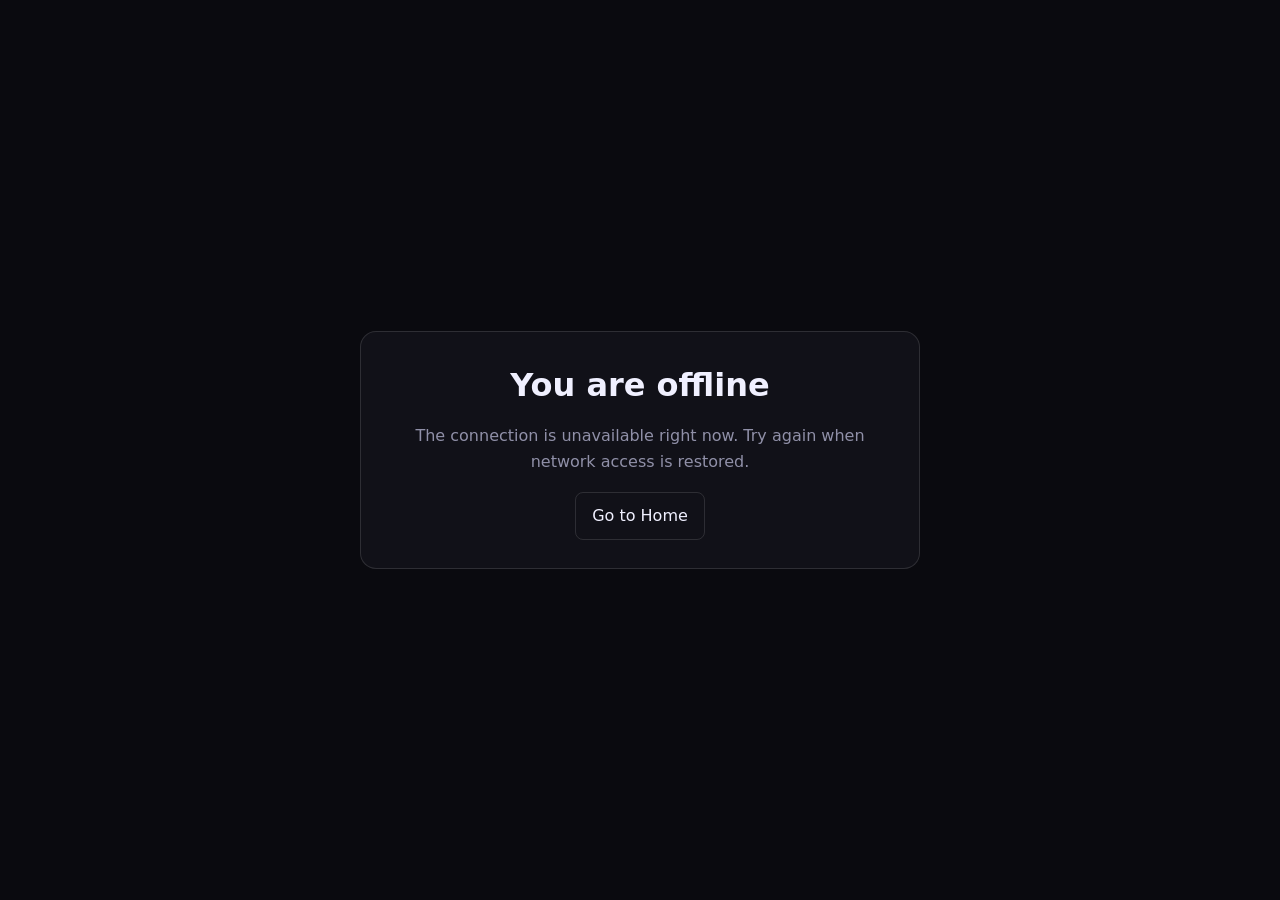
<file: offline.html>
<!DOCTYPE html>
<html lang="en">
<head>
  <meta charset="UTF-8" />
  <meta name="viewport" content="width=device-width, initial-scale=1.0" />
  <title>Offline | Mr Dep Portfolio</title>
  <meta name="robots" content="noindex, nofollow" />
  <link rel="stylesheet" href="./src/css/main.css" />
  <style>
    body { min-height: 100vh; display: grid; place-items: center; padding: 24px; }
    .offline-card {
      max-width: 560px;
      width: 100%;
      background: var(--bg-surface);
      border: 1px solid var(--border-visible);
      border-radius: 16px;
      padding: 28px;
      text-align: center;
    }
    .offline-card h1 { margin-bottom: 12px; }
    .offline-card p { color: var(--text-secondary); margin-bottom: 18px; }
    .offline-card a {
      display: inline-block;
      padding: 10px 16px;
      border-radius: 8px;
      border: 1px solid var(--border-visible);
      text-decoration: none;
      color: var(--text-primary);
    }
  </style>
</head>
<body>
  <main class="offline-card" aria-labelledby="offline-title">
    <h1 id="offline-title">You are offline</h1>
    <p>The connection is unavailable right now. Try again when network access is restored.</p>
    <a href="./">Go to Home</a>
  </main>
</body>
</html>
</file>
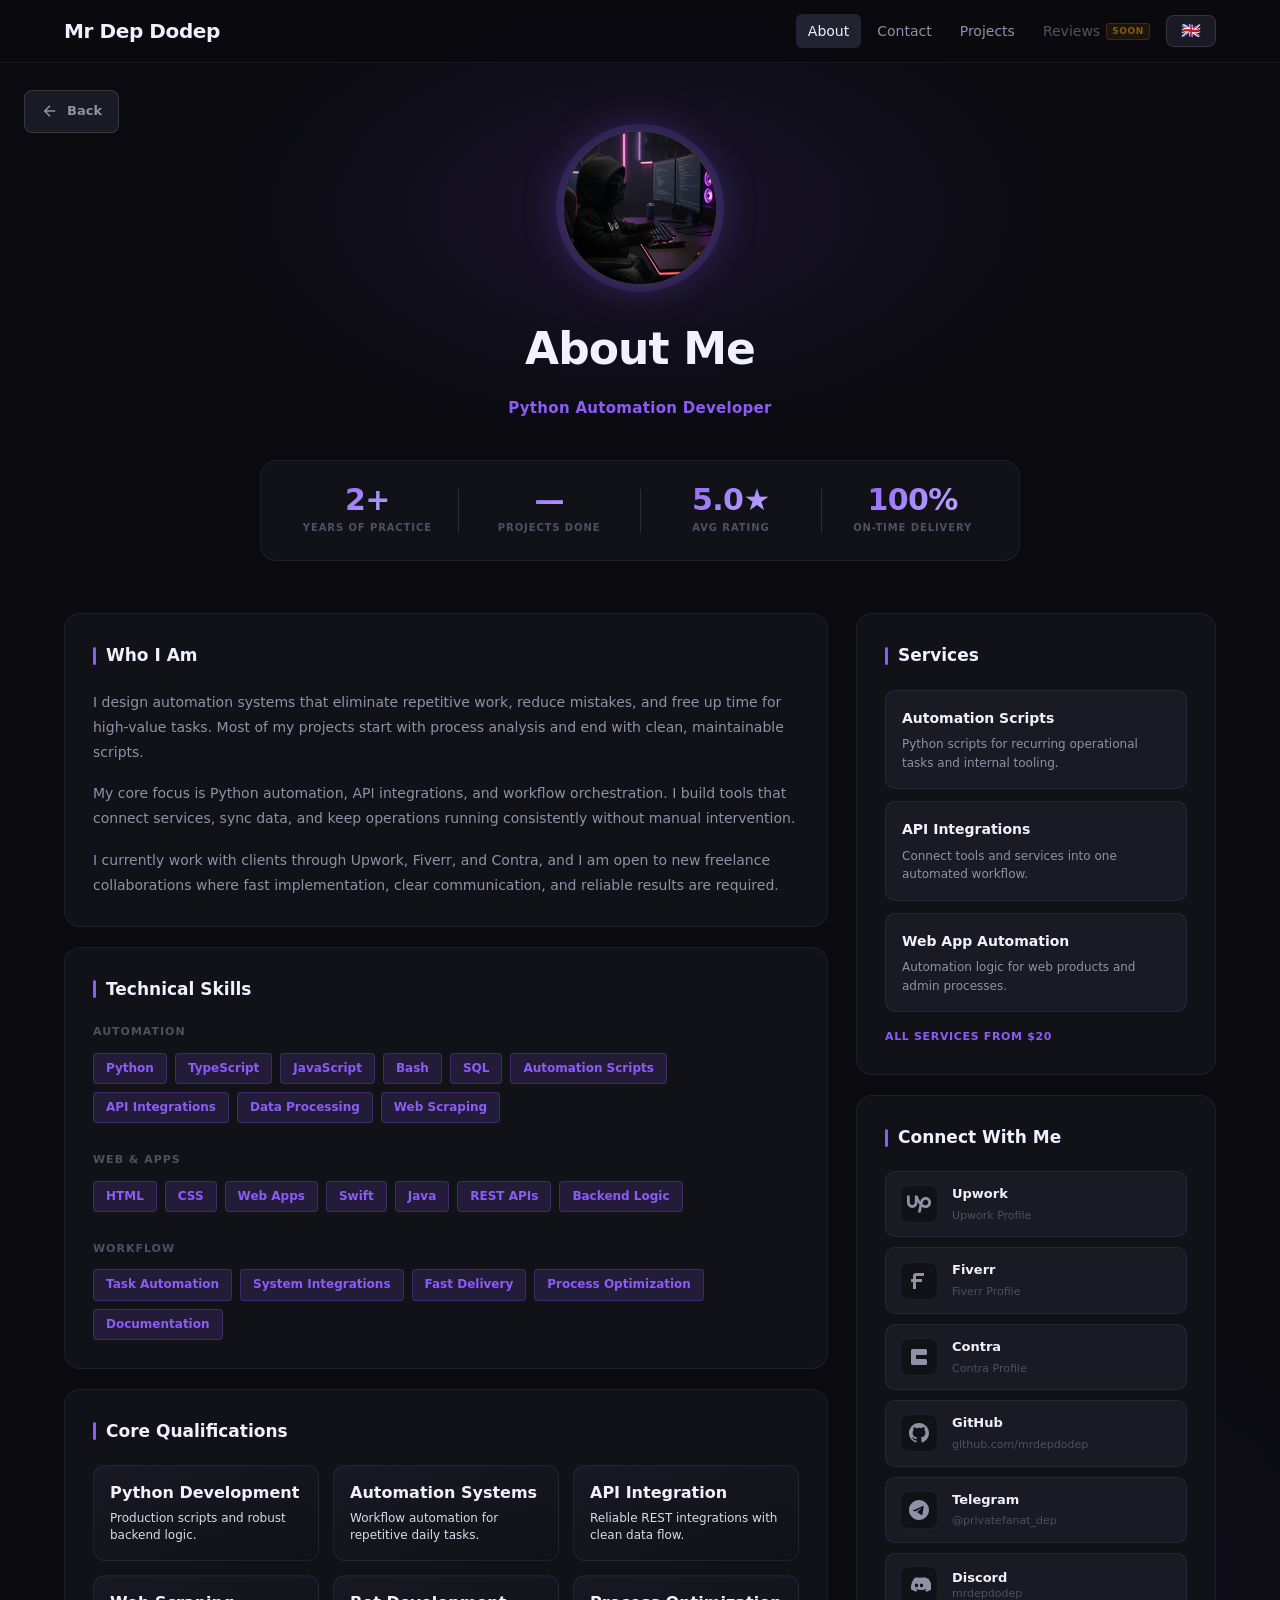
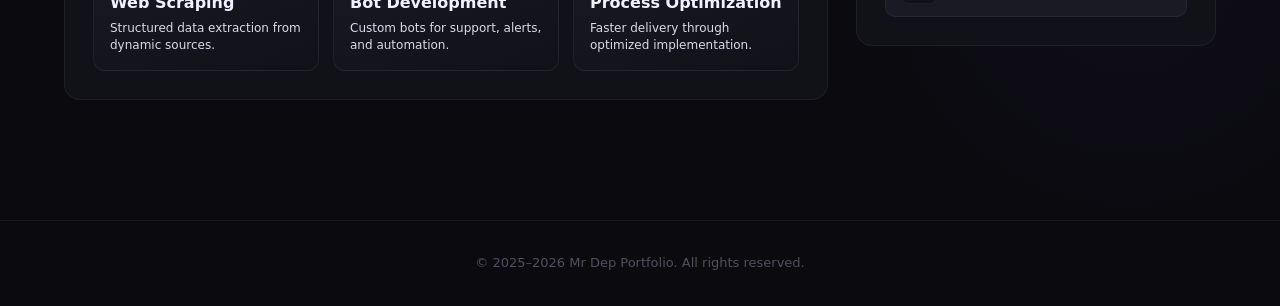
<file: src/res/about.html>
<!DOCTYPE html>
<html lang="en">
<head>
  <meta charset="UTF-8" />
  <meta name="viewport" content="width=device-width, initial-scale=1.0" />
  <title>Redirecting to About | Mr Dep Portfolio</title>
  <meta name="robots" content="noindex, follow" />
  <link rel="canonical" href="https://mrdepdodep.github.io/portfolio/about/" />
  <script>
    const base = window.location.pathname.startsWith('/portfolio/') ? '/portfolio' : '';
    window.location.replace(`${base}/about/`);
  </script>
</head>
<body>
  <p>Redirecting to <a href="/about/">/about/</a>...</p>
</body>
</html>
</file>
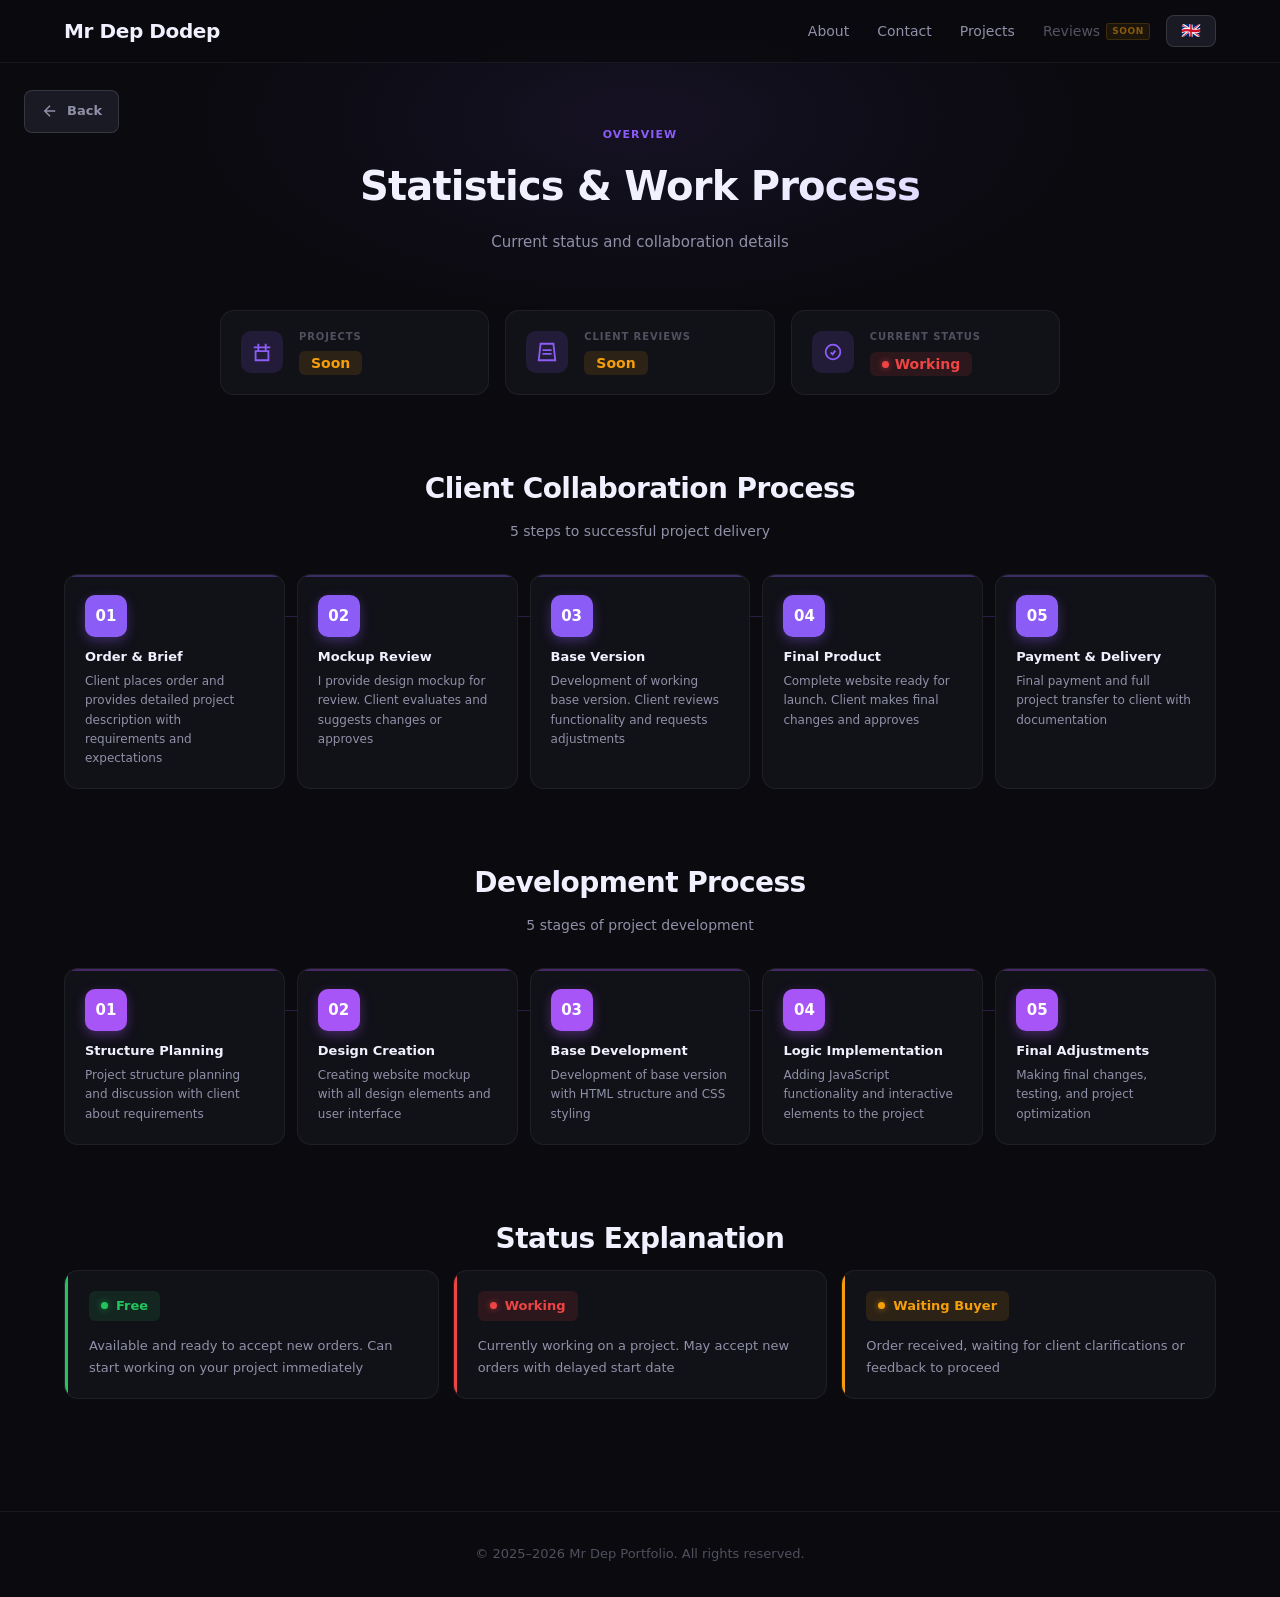
<file: src/res/work.html>
<!DOCTYPE html>
<html lang="en">
<head>
  <meta charset="UTF-8" />
  <meta name="viewport" content="width=device-width, initial-scale=1.0" />
  <title>Redirecting to Work | Mr Dep Portfolio</title>
  <meta name="robots" content="noindex, follow" />
  <link rel="canonical" href="https://mrdepdodep.github.io/portfolio/work/" />
  <script>
    const base = window.location.pathname.startsWith('/portfolio/') ? '/portfolio' : '';
    window.location.replace(`${base}/work/`);
  </script>
</head>
<body>
  <p>Redirecting to <a href="/work/">/work/</a>...</p>
</body>
</html>
</file>
<file: src/css/main.css>
/* ===== RESET & BASE ===== */
*, *::before, *::after {
  margin: 0;
  padding: 0;
  box-sizing: border-box;
}

:root {
  /* Backgrounds */
  --bg-base:     #0A0A0F;
  --bg-surface:  #111118;
  --bg-elevated: #1A1A24;
  --bg-hover:    #222230;

  /* Text */
  --text-primary:   #F0F0FF;
  --text-secondary: #9090A8;
  --text-muted:     #50505E;

  /* Borders */
  --border-subtle:  rgba(255, 255, 255, 0.06);
  --border-visible: rgba(255, 255, 255, 0.12);

  /* Accent — Violet */
  --accent:       #8B5CF6;
  --accent-dim:   rgba(139, 92, 246, 0.15);
  --accent-glow:  rgba(139, 92, 246, 0.30);
  --accent-hover: #7C3AED;

  /* Layout */
  --nav-height:    72px;
  --section-pad:   90px;
  --container-max: 1200px;

  /* Z-index scale */
  --z-back-button: 950;
  --z-nav: 1000;
  --z-skip-link: 1100;
  --z-toast: 1200;
  --z-modal: 1300;

  /* Transitions */
  --t:      0.2s cubic-bezier(0.4, 0, 0.2, 1);
  --t-slow: 0.4s cubic-bezier(0.4, 0, 0.2, 1);
}

html { scroll-behavior: smooth; }

body {
  font-family: 'Inter', system-ui, -apple-system, BlinkMacSystemFont, sans-serif;
  background: var(--bg-base);
  color: var(--text-primary);
  line-height: 1.6;
  overflow-x: hidden;
  -webkit-font-smoothing: antialiased;
  -moz-osx-font-smoothing: grayscale;
}

.container {
  max-width: var(--container-max);
  margin: 0 auto;
  padding: 0 24px;
}

/* ===== SCROLLBAR ===== */
::-webkit-scrollbar { width: 4px; }
::-webkit-scrollbar-track { background: transparent; }
::-webkit-scrollbar-thumb { background: var(--border-visible); border-radius: 4px; }
::-webkit-scrollbar-thumb:hover { background: var(--accent-dim); }

/* ===== NAVIGATION ===== */
.nav {
  position: fixed;
  top: 0;
  left: 0;
  right: 0;
  z-index: var(--z-nav);
  padding: 20px 0;
  transition: var(--t-slow);
}

.nav.scrolled {
  background: rgba(10, 10, 15, 0.85);
  backdrop-filter: blur(20px);
  -webkit-backdrop-filter: blur(20px);
  border-bottom: 1px solid var(--border-subtle);
  padding: 14px 0;
}

.nav-container {
  display: flex;
  justify-content: space-between;
  align-items: center;
}

.logo {
  font-size: 20px;
  font-weight: 700;
  color: var(--text-primary);
  text-decoration: none;
  letter-spacing: -0.02em;
  transition: var(--t);
}

.logo:hover { color: var(--accent); }

.nav-menu {
  display: flex;
  list-style: none;
  gap: 4px;
  align-items: center;
}

.nav-menu li {
  display: inline-flex;
  align-items: center;
  gap: 6px;
}

.nav-link {
  color: var(--text-secondary);
  text-decoration: none;
  font-weight: 500;
  font-size: 14px;
  padding: 6px 12px;
  border-radius: 6px;
  transition: var(--t);
}

.nav-link:hover,
.nav-link.active,
.nav-link[aria-current='page'] {
  color: var(--text-primary);
  background: var(--bg-hover);
}

a:focus-visible,
button:focus-visible {
  outline: 2px solid var(--accent);
  outline-offset: 3px;
}

.nav-soon {
  display: inline-flex !important;
  align-items: center;
  gap: 6px;
  opacity: 0.55;
  cursor: pointer;
  pointer-events: auto;
}

.nav-soon:hover {
  color: var(--text-secondary) !important;
  background: transparent !important;
  opacity: 0.65;
}

.soon-tag {
  font-size: 9px;
  font-weight: 700;
  letter-spacing: 0.07em;
  text-transform: uppercase;
  color: #F59E0B;
  background: rgba(245, 158, 11, 0.15);
  border: 1px solid rgba(245, 158, 11, 0.3);
  border-radius: 3px;
  padding: 2px 5px;
  line-height: 1.2;
}

/* ===== LANGUAGE SWITCHER ===== */
.language-switcher { position: relative; }

.lang-btn {
  background: var(--bg-elevated);
  border: 1px solid var(--border-visible);
  color: var(--text-primary);
  padding: 7px 14px;
  border-radius: 8px;
  cursor: pointer;
  display: flex;
  align-items: center;
  gap: 6px;
  font-size: 13px;
  transition: var(--t);
}

.lang-btn:hover {
  border-color: var(--accent);
  background: var(--bg-hover);
}

.flag { font-size: 16px; line-height: 1; }

.lang-dropdown {
  position: absolute;
  top: calc(100% + 8px);
  right: 0;
  background: var(--bg-elevated);
  border: 1px solid var(--border-visible);
  border-radius: 10px;
  padding: 6px;
  min-width: 160px;
  opacity: 0;
  visibility: hidden;
  transform: translateY(-8px);
  transition: var(--t);
  box-shadow: 0 16px 40px rgba(0, 0, 0, 0.6);
}

.lang-dropdown.active {
  opacity: 1;
  visibility: visible;
  transform: translateY(0);
}

.lang-option {
  display: flex;
  align-items: center;
  gap: 10px;
  padding: 9px 10px;
  border: none;
  background: transparent;
  color: var(--text-secondary);
  width: 100%;
  text-align: left;
  border-radius: 6px;
  cursor: pointer;
  font-size: 13px;
  font-family: inherit;
  transition: var(--t);
}

.lang-option:hover {
  background: var(--bg-hover);
  color: var(--text-primary);
}

.lang-option.active {
  color: var(--accent);
  background: var(--accent-dim);
}

/* ===== SECTION LABEL ===== */
.section-label {
  display: inline-block;
  font-size: 11px;
  font-weight: 700;
  letter-spacing: 0.1em;
  text-transform: uppercase;
  color: var(--accent);
  margin-bottom: 10px;
}

/* ===== SECTION TITLE ===== */
.section-title {
  font-size: 40px;
  font-weight: 700;
  letter-spacing: -0.02em;
  color: var(--text-primary);
  margin-bottom: 16px;
}

/* ===== FOOTER ===== */
.footer {
  padding: 32px 0;
  border-top: 1px solid var(--border-subtle);
  text-align: center;
}

.footer p {
  color: var(--text-muted);
  font-size: 13px;
}

/* ===== TOAST ===== */
.toast {
  position: fixed;
  bottom: 24px;
  right: 24px;
  background: var(--bg-elevated);
  border: 1px solid var(--border-visible);
  color: var(--text-primary);
  padding: 14px 20px;
  border-radius: 10px;
  font-size: 13px;
  font-weight: 500;
  box-shadow: 0 16px 40px rgba(0, 0, 0, 0.5);
  transform: translateY(80px);
  opacity: 0;
  transition: all 0.3s cubic-bezier(0.34, 1.56, 0.64, 1);
  z-index: var(--z-toast);
  pointer-events: none;
  max-width: 320px;
}

.toast.show {
  transform: translateY(0);
  opacity: 1;
}

/* ===== BACK BUTTON ===== */
.back-button {
  position: fixed;
  top: 90px;
  left: 24px;
  z-index: var(--z-back-button);
  display: flex;
  align-items: center;
  gap: 8px;
  padding: 10px 16px;
  background: var(--bg-elevated);
  border: 1px solid var(--border-visible);
  border-radius: 8px;
  color: var(--text-secondary);
  text-decoration: none;
  font-weight: 600;
  font-size: 13px;
  transition: var(--t);
  backdrop-filter: blur(8px);
}

.back-button:hover {
  background: var(--bg-hover);
  border-color: var(--accent);
  color: var(--text-primary);
  transform: translateX(-3px);
}

.back-button svg { width: 18px; height: 18px; flex-shrink: 0; }

/* ===== RESPONSIVE ===== */
@media (max-width: 768px) {
  :root { --section-pad: 80px; }

  .nav-menu { gap: 2px; }
  .nav-link { font-size: 13px; padding: 5px 10px; }

  .toast { bottom: 16px; right: 16px; left: 16px; max-width: none; }

  .back-button { top: 80px; left: 16px; }
}

@media (max-width: 480px) {
  :root { --section-pad: 64px; }

  .container { padding: 0 16px; }
  .nav-menu { gap: 0; }
  .lang-btn { padding: 6px 10px; font-size: 12px; }
}
/* ===== HOME: HERO SECTION ===== */
.hero {
  min-height: 100vh;
  display: flex;
  align-items: center;
  padding: 80px 0 60px;
  position: relative;
  overflow: hidden;
  background: var(--bg-base);
}

.hero::before {
  content: '';
  position: absolute;
  top: -20%;
  right: -8%;
  width: 640px;
  height: 640px;
  background: radial-gradient(circle, rgba(139, 92, 246, 0.12) 0%, transparent 65%);
  pointer-events: none;
}

.hero::after {
  content: '';
  position: absolute;
  bottom: -15%;
  left: -5%;
  width: 400px;
  height: 400px;
  background: radial-gradient(circle, rgba(139, 92, 246, 0.06) 0%, transparent 70%);
  pointer-events: none;
}

.hero .container {
  display: grid;
  grid-template-columns: 1fr 1fr;
  gap: 80px;
  align-items: center;
  position: relative;
  z-index: 1;
}

.hero-content { max-width: 560px; }

.hero-label {
  display: inline-flex;
  align-items: center;
  gap: 8px;
  padding: 5px 12px 5px 10px;
  background: var(--accent-dim);
  color: var(--accent);
  border: 1px solid rgba(139, 92, 246, 0.3);
  border-radius: 20px;
  font-size: 12px;
  font-weight: 600;
  margin-bottom: 16px;
  letter-spacing: 0.01em;
  transition: color 0.4s ease;
}

.hero-label::before {
  content: '';
  width: 6px;
  height: 6px;
  background: var(--accent);
  border-radius: 50%;
  flex-shrink: 0;
  animation: ping 2s ease-in-out infinite;
}

@keyframes ping {
  0%, 100% { opacity: 1; transform: scale(1); }
  50% { opacity: 0.5; transform: scale(1.5); }
}

.hero-title {
  font-size: 54px;
  font-weight: 700;
  line-height: 1.1;
  letter-spacing: -0.03em;
  margin-bottom: 16px;
  color: var(--text-primary);
  transition: opacity 0.3s ease;
}

.hero-title .gradient {
  background: linear-gradient(135deg, #8B5CF6 0%, #C4B5FD 60%, #A78BFA 100%);
  -webkit-background-clip: text;
  -webkit-text-fill-color: transparent;
  background-clip: text;
}

.hero-description {
  font-size: 15px;
  color: var(--text-secondary);
  margin-bottom: 28px;
  line-height: 1.7;
  max-width: 440px;
  transition: opacity 0.3s ease;
}

.hero-actions {
  display: flex;
  gap: 12px;
  flex-wrap: wrap;
}

.btn-primary {
  display: inline-flex;
  align-items: center;
  gap: 8px;
  padding: 12px 24px;
  background: var(--accent);
  color: #fff;
  text-decoration: none;
  border-radius: 8px;
  font-weight: 600;
  font-size: 14px;
  transition: var(--t);
  border: 1px solid transparent;
  cursor: pointer;
}

.btn-primary:hover {
  background: var(--accent-hover);
  box-shadow: 0 0 24px var(--accent-glow);
  transform: translateY(-1px);
}

.btn-primary:active { transform: translateY(0); opacity: 0.85; }

.btn-ghost {
  display: inline-flex;
  align-items: center;
  gap: 8px;
  padding: 12px 24px;
  background: transparent;
  color: var(--text-primary);
  text-decoration: none;
  border: 1px solid var(--border-visible);
  border-radius: 8px;
  font-weight: 600;
  font-size: 14px;
  transition: var(--t);
}

.btn-ghost:hover {
  background: var(--bg-hover);
  border-color: var(--accent);
}

/* ===== HOME: HERO VISUAL ===== */
.hero-visual { position: relative; }

.terminal-card {
  background: var(--bg-surface);
  border: 1px solid var(--border-visible);
  border-radius: 14px;
  overflow: hidden;
  box-shadow:
    0 0 0 1px var(--border-subtle),
    0 24px 64px rgba(0, 0, 0, 0.6),
    0 0 80px rgba(139, 92, 246, 0.08);
}

.terminal-header {
  display: flex;
  align-items: center;
  gap: 0;
  padding: 11px 16px;
  border-bottom: 1px solid var(--border-subtle);
  background: var(--bg-elevated);
}

.terminal-dots {
  display: flex;
  gap: 6px;
  flex-shrink: 0;
}

.terminal-dot {
  width: 11px;
  height: 11px;
  border-radius: 50%;
}

.terminal-dot:nth-child(1) { background: #FF5F57; }
.terminal-dot:nth-child(2) { background: #FFBD2E; }
.terminal-dot:nth-child(3) { background: #28C840; }

.terminal-title {
  flex: 1;
  text-align: center;
  font-size: 12px;
  color: var(--text-muted);
  font-family: 'SF Mono', 'Fira Code', 'Cascadia Code', monospace;
  transition: color 0.3s ease;
}

.terminal-run {
  display: inline-flex;
  align-items: center;
  gap: 5px;
  padding: 4px 10px;
  background: rgba(34, 197, 94, 0.12);
  border: 1px solid rgba(34, 197, 94, 0.3);
  border-radius: 5px;
  color: #22C55E;
  font-size: 11px;
  font-weight: 700;
  font-family: 'SF Mono', 'Fira Code', monospace;
  cursor: pointer;
  transition: var(--t);
  flex-shrink: 0;
  letter-spacing: 0.02em;
}

.terminal-run:hover {
  background: rgba(34, 197, 94, 0.22);
  border-color: rgba(34, 197, 94, 0.55);
  box-shadow: 0 0 12px rgba(34, 197, 94, 0.25);
}

.terminal-run:active { opacity: 0.7; }

.terminal-run.running {
  color: var(--accent);
  background: var(--accent-dim);
  border-color: rgba(139, 92, 246, 0.4);
  cursor: not-allowed;
  animation: run-pulse 1s ease-in-out infinite;
}

@keyframes run-pulse {
  0%, 100% { opacity: 1; }
  50% { opacity: 0.6; }
}

.terminal-body {
  padding: 18px 20px;
  font-family: 'SF Mono', 'Fira Code', 'Cascadia Code', monospace;
  font-size: 12.5px;
  line-height: 1.85;
  transition: opacity 0.3s ease;
  min-height: 160px;
}

.t-line { display: block; white-space: pre; }
.t-comment  { color: #4B5060; }
.t-keyword  { color: #C084FC; }
.t-func     { color: #60A5FA; }
.t-string   { color: #34D399; }
.t-var      { color: #E2E8F0; }
.t-bracket  { color: #9090A8; }
.t-number   { color: #FB923C; }

.t-cursor {
  display: inline-block;
  width: 2px;
  height: 1em;
  background: var(--accent);
  vertical-align: text-bottom;
  animation: blink 1.1s step-end infinite;
}

@keyframes blink {
  0%, 100% { opacity: 1; }
  50% { opacity: 0; }
}

.terminal-output {
  border-top: 1px solid var(--border-subtle);
  padding: 0 20px;
  max-height: 0;
  overflow: hidden;
  transition: max-height 0.35s ease, padding 0.25s ease, opacity 0.3s ease;
  font-family: 'SF Mono', 'Fira Code', 'Cascadia Code', monospace;
  font-size: 12px;
  opacity: 0;
}

.terminal-output.visible {
  max-height: 140px;
  padding: 12px 20px;
  opacity: 1;
}

.t-output-line {
  display: flex;
  align-items: center;
  gap: 8px;
  color: #34D399;
  line-height: 1.7;
  opacity: 0;
  transform: translateY(4px);
  animation: line-in 0.25s ease forwards;
}

@keyframes line-in {
  to { opacity: 1; transform: translateY(0); }
}

.t-check { color: #22C55E; font-size: 11px; }
.t-running { color: var(--text-muted); }

.t-spinner {
  display: inline-block;
  width: 10px;
  height: 10px;
  border: 1.5px solid rgba(139, 92, 246, 0.3);
  border-top-color: var(--accent);
  border-radius: 50%;
  animation: spin-it 0.7s linear infinite;
  flex-shrink: 0;
}

@keyframes spin-it { to { transform: rotate(360deg); } }

/* ===== HOME: ABOUT SECTION ===== */
.about {
  padding: var(--section-pad) 0;
  background: var(--bg-surface);
  position: relative;
  overflow: hidden;
}

.about::before {
  content: '';
  position: absolute;
  top: 50%;
  right: -200px;
  transform: translateY(-50%);
  width: 500px;
  height: 500px;
  background: radial-gradient(circle, rgba(139, 92, 246, 0.06) 0%, transparent 70%);
  pointer-events: none;
}

.about .container { position: relative; z-index: 1; }
.about-content { max-width: 1000px; margin: 0 auto; }

.about-layout {
  display: grid;
  grid-template-columns: 240px 1fr;
  gap: 56px;
  align-items: center;
  margin-top: 32px;
}

.about-avatar {
  position: sticky;
  top: 100px;
}

.about-avatar img {
  width: 100%;
  aspect-ratio: 1;
  border-radius: 20px;
  border: 1px solid var(--border-visible);
  box-shadow: 0 0 40px var(--accent-glow);
  transition: opacity 0.8s ease, transform var(--t), box-shadow var(--t);
  display: block;
  object-fit: cover;
}

.about-avatar img.fade-out { opacity: 0; }
.about-avatar img.fade-in  { opacity: 1; }

.about-avatar:hover img {
  transform: scale(1.02);
  box-shadow: 0 0 60px rgba(139, 92, 246, 0.45);
}

.about-text-content {
  display: flex;
  flex-direction: column;
  gap: 24px;
}

.about-text p {
  font-size: 16px;
  color: var(--text-secondary);
  margin-bottom: 16px;
  line-height: 1.8;
}

.about-text p:last-child { margin-bottom: 0; }

.about-buttons {
  display: flex;
  gap: 12px;
  flex-wrap: wrap;
}

.btn-learn-more {
  display: inline-flex;
  align-items: center;
  gap: 8px;
  padding: 12px 24px;
  background: transparent;
  color: var(--accent);
  text-decoration: none;
  border: 1px solid rgba(139, 92, 246, 0.4);
  border-radius: 8px;
  font-weight: 600;
  font-size: 14px;
  transition: var(--t);
}

.btn-learn-more:hover {
  background: var(--accent-dim);
  border-color: var(--accent);
  box-shadow: 0 0 18px var(--accent-glow);
}

.btn-work-stats {
  display: inline-flex;
  align-items: center;
  gap: 8px;
  padding: 12px 24px;
  background: var(--accent);
  color: #fff;
  text-decoration: none;
  border: 1px solid transparent;
  border-radius: 8px;
  font-weight: 600;
  font-size: 14px;
  transition: var(--t);
}

.btn-work-stats:hover {
  background: var(--accent-hover);
  box-shadow: 0 0 24px var(--accent-glow);
  transform: translateY(-1px);
}

.btn-work-stats:active { transform: translateY(0); }

/* ===== HOME: PROJECTS SECTION ===== */
.projects {
  padding: var(--section-pad) 0;
  background: var(--bg-base);
}

.projects-title-only {
  text-align: center;
  margin-bottom: 24px;
}

.projects-grid {
  display: grid;
  grid-template-columns: repeat(2, minmax(0, 1fr));
  gap: 18px;
  max-width: 1440px;
  margin: 0 auto;
}

.projects-actions {
  margin-top: 22px;
  display: flex;
  justify-content: center;
}

.project-card {
  display: grid;
  grid-template-columns: minmax(190px, 44%) minmax(0, 56%);
  gap: 16px;
  background: var(--bg-surface);
  border: 1px solid var(--border-visible);
  border-radius: 24px;
  overflow: hidden;
  text-decoration: none;
  color: inherit;
  transition: transform 220ms ease, border-color 220ms ease, box-shadow 220ms ease;
  min-height: 420px;
  max-width: none;
  width: 100%;
  margin: 0;
  padding: 14px;
  position: relative;
}

.project-card::before {
  content: "";
  position: absolute;
  inset: 0;
  border-radius: inherit;
  pointer-events: none;
  box-shadow: inset 0 0 0 1px var(--border-subtle);
}

.project-card:hover {
  transform: translateY(-3px) scale(1.002);
  border-color: rgba(139, 92, 246, 0.45);
  box-shadow: 0 26px 42px rgba(3, 8, 18, 0.5);
}

.project-card-image {
  display: block;
  width: 100%;
  height: 100%;
  min-height: 390px;
  object-fit: cover;
  border-radius: 18px;
  border: 1px solid var(--border-subtle);
  box-shadow: 0 18px 30px rgba(3, 8, 18, 0.42);
}

.project-card-body {
  padding: 14px 12px 14px 4px;
  display: flex;
  flex-direction: column;
  justify-content: center;
  gap: 10px;
}

.project-card h3 {
  font-size: clamp(24px, 1.65vw, 34px);
  line-height: 1.2;
  margin-bottom: 0;
  color: #f2f6ff;
  letter-spacing: -0.02em;
}

.project-card-description {
  font-size: clamp(16px, 1.05vw, 19px);
  color: rgba(203, 212, 234, 0.88);
  line-height: 1.55;
  max-width: 94%;
  margin: 0;
}

.project-card-skills {
  margin-top: 8px;
  padding-top: 12px;
  border-top: 1px solid var(--border-subtle);
}

.project-skills {
  margin-top: 12px;
  margin-bottom: 0;
  display: flex;
  flex-wrap: wrap;
  gap: 12px;
}

.project-skills .skill-pill {
  padding: 8px 12px;
  border-radius: 14px;
  border: 1px solid rgba(139, 92, 246, 0.42);
  background: rgba(139, 92, 246, 0.14);
  color: #9f7cff;
  font-size: clamp(14px, 0.86vw, 16px);
  font-weight: 600;
  line-height: 1.2;
  box-shadow: none;
}

/* ===== HOME: CONTACT SECTION ===== */
.contact {
  padding: var(--section-pad) 0;
  background: var(--bg-base);
  text-align: center;
}

.contact .section-title { margin-bottom: 8px; }

.contact-intro {
  font-size: 15px;
  color: var(--text-secondary);
  margin-bottom: 32px;
  line-height: 1.7;
  max-width: 480px;
  margin-left: auto;
  margin-right: auto;
}

.social-buttons {
  display: flex;
  justify-content: center;
  gap: 12px;
  flex-wrap: wrap;
}

.social-btn {
  display: inline-flex;
  align-items: center;
  gap: 10px;
  padding: 12px 22px;
  background: var(--bg-surface);
  border: 1px solid var(--border-visible);
  color: var(--text-primary);
  text-decoration: none;
  border-radius: 10px;
  font-weight: 600;
  font-size: 14px;
  font-family: inherit;
  cursor: pointer;
  transition: var(--t);
}

.social-btn:hover {
  transform: translateY(-3px);
  box-shadow: 0 8px 24px rgba(0, 0, 0, 0.5);
}

.upwork-btn:hover   { border-color: #14a800; background: rgba(20, 168, 0, 0.08); color: #14a800; }
.fiverr-btn:hover   { border-color: #1DBF73; background: rgba(29, 191, 115, 0.08); color: #1DBF73; }
.contra-btn:hover   { border-color: #FF6154; background: rgba(255, 97, 84, 0.08); color: #FF6154; }
.telegram-btn:hover { border-color: #0088CC; background: rgba(0, 136, 204, 0.08); color: #0088CC; }
.discord-btn:hover  { border-color: #5865F2; background: rgba(88, 101, 242, 0.08); color: #5865F2; }

/* ===== DISCORD MODAL ===== */
body.modal-open { overflow: hidden; }

@keyframes discord-modal-in {
  from { opacity: 0; transform: scale(0.95) translateY(10px); }
  to   { opacity: 1; transform: scale(1)    translateY(0);    }
}

.discord-modal {
  position: fixed;
  inset: 0;
  z-index: var(--z-modal);
  display: grid;
  place-items: center;
  padding: 20px;
}

.discord-modal[hidden] { display: none; }

.discord-modal-backdrop {
  position: absolute;
  inset: 0;
  background: rgba(5, 5, 10, 0.82);
  backdrop-filter: blur(10px);
  -webkit-backdrop-filter: blur(10px);
}

.discord-modal-dialog {
  position: relative;
  width: min(100%, 400px);
  z-index: 1;
  animation: discord-modal-in 0.28s cubic-bezier(0.4, 0, 0.2, 1) forwards;
}

.discord-modal-inner {
  background: var(--bg-surface);
  border: 1px solid var(--border-visible);
  border-radius: 16px;
  overflow: hidden;
  padding: 16px;
  display: flex;
  flex-direction: column;
  gap: 12px;
  box-shadow:
    0 0 0 1px var(--border-subtle),
    0 28px 80px rgba(0, 0, 0, 0.7),
    0 0 60px rgba(139, 92, 246, 0.1);
}

/* ── Topbar ── */
.discord-modal-topbar {
  display: flex;
  align-items: center;
  justify-content: space-between;
}

.discord-modal-label {
  font-size: 11px;
  font-weight: 700;
  letter-spacing: 0.08em;
  text-transform: uppercase;
  color: var(--text-muted);
}

.discord-modal-close {
  width: 26px;
  height: 26px;
  border-radius: 6px;
  border: 1px solid var(--border-visible);
  background: transparent;
  color: var(--text-muted);
  cursor: pointer;
  display: flex;
  align-items: center;
  justify-content: center;
  transition: var(--t);
}

.discord-modal-close:hover {
  background: var(--bg-hover);
  color: var(--text-primary);
}

/* ── Username card ── */
.discord-user-card {
  background: var(--bg-elevated);
  border: 1px solid rgba(139, 92, 246, 0.2);
  border-radius: 12px;
  padding: 18px;
  position: relative;
  overflow: hidden;
}

.discord-user-card::before {
  content: '';
  position: absolute;
  inset: 0 0 auto 0;
  height: 1px;
  background: linear-gradient(90deg,
    transparent 0%,
    rgba(139, 92, 246, 0.8) 35%,
    rgba(196, 181, 253, 0.6) 65%,
    transparent 100%
  );
}

.discord-user-card-top {
  display: flex;
  align-items: center;
  gap: 14px;
  margin-bottom: 16px;
}

.discord-user-avatar {
  width: 46px;
  height: 46px;
  border-radius: 12px;
  background: var(--accent-dim);
  border: 1px solid rgba(139, 92, 246, 0.35);
  display: flex;
  align-items: center;
  justify-content: center;
  color: var(--accent);
  flex-shrink: 0;
  box-shadow: 0 0 20px rgba(139, 92, 246, 0.2);
}

.discord-user-sublabel {
  display: block;
  font-size: 10px;
  font-weight: 600;
  letter-spacing: 0.07em;
  text-transform: uppercase;
  color: var(--text-muted);
  margin-bottom: 3px;
}

.discord-user-info code {
  display: block;
  font-size: 22px;
  font-weight: 700;
  color: var(--text-primary);
  letter-spacing: -0.025em;
  font-family: 'Inter', system-ui, sans-serif;
}

/* Full-width copy button */
.discord-copy-btn {
  width: 100%;
  display: flex;
  align-items: center;
  justify-content: center;
  gap: 8px;
  padding: 11px 16px;
  background: var(--accent);
  color: #fff;
  border: 1px solid transparent;
  border-radius: 9px;
  font-size: 14px;
  font-weight: 600;
  font-family: inherit;
  cursor: pointer;
  transition: var(--t);
}

.discord-copy-btn:hover {
  background: var(--accent-hover);
  box-shadow: 0 0 22px var(--accent-glow);
  transform: translateY(-1px);
}

.discord-copy-btn:active { transform: translateY(0); opacity: 0.9; }

.discord-copy-btn.copied {
  background: rgba(34, 197, 94, 0.13);
  border-color: rgba(34, 197, 94, 0.4);
  color: #4ADE80;
  box-shadow: none;
  transform: none;
}

.discord-copy-icon  { display: block; flex-shrink: 0; }
.discord-check-icon { display: none;  flex-shrink: 0; }
.discord-copy-btn.copied .discord-copy-icon  { display: none; }
.discord-copy-btn.copied .discord-check-icon { display: block; }

/* ── Steps ── */
.discord-steps-wrap { padding: 0 2px 2px; }

.discord-steps {
  list-style: none;
  margin: 0;
  padding: 0;
  display: flex;
  flex-direction: column;
}

.discord-steps li {
  display: flex;
  align-items: flex-start;
  gap: 10px;
  padding: 9px 10px;
  border-radius: 8px;
  position: relative;
  transition: background var(--t);
}

.discord-steps li:hover { background: var(--bg-elevated); }

.discord-steps li:not(:last-child)::after {
  content: '';
  position: absolute;
  left: calc(10px + 10px);
  bottom: -5px;
  width: 1px;
  height: 10px;
  background: var(--border-subtle);
}

.discord-step-num {
  flex-shrink: 0;
  width: 20px;
  height: 20px;
  background: var(--accent-dim);
  border: 1px solid rgba(139, 92, 246, 0.28);
  border-radius: 5px;
  color: var(--accent);
  font-size: 10px;
  font-weight: 700;
  display: flex;
  align-items: center;
  justify-content: center;
  margin-top: 1px;
}

.discord-steps span {
  font-size: 13px;
  color: var(--text-secondary);
  line-height: 1.5;
}

.discord-steps strong { color: var(--text-primary); font-weight: 600; }

.discord-steps code {
  color: var(--accent);
  font-weight: 700;
  background: var(--accent-dim);
  padding: 1px 5px;
  border-radius: 4px;
  font-size: 11.5px;
  font-family: 'SF Mono', 'Fira Code', monospace;
}

@media (max-width: 480px) {
  .discord-modal-inner { padding: 14px; }
  .discord-user-info code { font-size: 20px; }
}

/* ===== HOME: RESPONSIVE ===== */
@media (max-width: 1024px) {
  .hero .container {
    grid-template-columns: 1fr;
    gap: 56px;
  }

  .hero-title { font-size: 52px; }

  .about-layout {
    grid-template-columns: 220px 1fr;
    gap: 48px;
  }

  .project-card h3 { font-size: 24px; }
  .project-card-description { max-width: 100%; }
  .project-card-image { min-height: 330px; }
}

@media (max-width: 768px) {
  .hero { padding: 80px 0 60px; }
  .hero-title { font-size: 40px; }
  .hero-description { font-size: 15px; }
  .hero-visual { display: none; }

  .about .section-title,
  .projects .section-title,
  .contact .section-title { font-size: 30px; }

  .about-layout {
    grid-template-columns: 1fr;
    gap: 32px;
  }

  .about-avatar {
    position: relative;
    top: 0;
    max-width: 180px;
    margin: 0 auto;
  }

  .about-avatar img { border-radius: 50%; }
  .about-buttons { flex-direction: column; }

  .btn-learn-more,
  .btn-work-stats { justify-content: center; }

  .projects-grid {
    grid-template-columns: 1fr;
  }

  .project-card {
    grid-template-columns: 1fr;
    min-height: auto;
    max-width: 640px;
    padding: 14px;
    gap: 14px;
  }

  .project-card-image {
    min-height: 300px;
  }

  .project-card-body {
    padding: 14px 8px 12px;
    gap: 12px;
  }

  .project-card-description {
    max-width: 100%;
    font-size: 17px;
  }

  .project-skills .skill-pill {
    font-size: 16px;
  }

  .social-buttons { flex-direction: column; align-items: stretch; }
}

@media (max-width: 480px) {
  .hero-title { font-size: 34px; }
  .about .section-title,
  .projects .section-title,
  .contact .section-title { font-size: 26px; }
}

@media (max-width: 600px) {
  .hero-title { font-size: 36px; }
  .project-card-image { min-height: 260px; }
}

@media (min-width: 1440px) {
  .container {
    max-width: 1340px;
  }
}

@media (prefers-reduced-motion: reduce) {
  *,
  *::before,
  *::after {
    animation-duration: 0.01ms !important;
    animation-iteration-count: 1 !important;
    transition-duration: 0.01ms !important;
    scroll-behavior: auto !important;
  }
}
</file>
<file: src/css/about.css>
/* ===== ABOUT DETAIL PAGE ===== */

.about-detail {
  padding: 130px 0 100px;
  min-height: 100vh;
  background: var(--bg-base);
  position: relative;
  overflow: hidden;
}

.about-detail::before {
  content: '';
  position: absolute;
  top: -40px;
  left: 50%;
  transform: translateX(-50%);
  width: 900px;
  height: 500px;
  background: radial-gradient(ellipse, rgba(139, 92, 246, 0.13) 0%, transparent 65%);
  pointer-events: none;
}

.about-detail::after {
  content: '';
  position: absolute;
  bottom: 0;
  right: -100px;
  width: 500px;
  height: 500px;
  background: radial-gradient(ellipse, rgba(139, 92, 246, 0.05) 0%, transparent 70%);
  pointer-events: none;
}

/* ===== PAGE HEADER ===== */
.about-header {
  text-align: center;
  margin-bottom: 40px;
  position: relative;
  z-index: 1;
}

.avatar-large {
  width: 156px;
  height: 156px;
  margin: 0 auto 28px;
  border-radius: 50%;
  overflow: hidden;
  border: 2px solid var(--border-visible);
  box-shadow: 0 0 0 6px var(--accent-dim), 0 0 40px var(--accent-glow);
  transition: transform var(--t), box-shadow var(--t);
  position: relative;
}

.avatar-large::after {
  content: '';
  position: absolute;
  inset: -4px;
  border-radius: 50%;
  background: conic-gradient(from 0deg, #8B5CF6, #C084FC, #818CF8, #8B5CF6);
  z-index: -1;
  opacity: 0;
  transition: opacity 0.4s ease;
  animation: spin 3s linear infinite;
}

.avatar-large:hover::after { opacity: 1; }
.avatar-large:hover { transform: scale(1.04); box-shadow: 0 0 0 6px var(--accent-dim), 0 0 60px rgba(139, 92, 246, 0.45); }

@keyframes spin { to { transform: rotate(360deg); } }

.avatar-large img {
  width: 100%;
  height: 100%;
  object-fit: cover;
  display: block;
}

.about-title {
  font-size: 44px;
  font-weight: 700;
  letter-spacing: -0.02em;
  margin-bottom: 12px;
  color: var(--text-primary);
}

.about-subtitle {
  font-size: 15px;
  color: var(--accent);
  font-weight: 600;
  letter-spacing: 0.02em;
}

/* ===== LAYOUT ===== */
.about-content-wrapper {
  display: grid;
  grid-template-columns: 1fr 360px;
  gap: 28px;
  align-items: start;
  position: relative;
  z-index: 1;
}

/* ===== CONTENT CARDS ===== */
.content-card {
  background: var(--bg-surface);
  border: 1px solid var(--border-subtle);
  border-radius: 16px;
  padding: 28px;
  margin-bottom: 20px;
  transition: border-color var(--t), transform var(--t);
}

.content-card:last-child { margin-bottom: 0; }

.content-card:hover {
  border-color: var(--border-visible);
  transform: translateY(-2px);
}

.content-card h2 {
  font-size: 17px;
  font-weight: 700;
  margin-bottom: 20px;
  color: var(--text-primary);
  display: flex;
  align-items: center;
  gap: 10px;
}

.content-card h2::before {
  content: '';
  width: 3px;
  height: 18px;
  background: var(--accent);
  border-radius: 2px;
  flex-shrink: 0;
}

/* ===== BIO CARD ===== */
.bio-text p {
  font-size: 14px;
  line-height: 1.8;
  color: var(--text-secondary);
  margin-bottom: 16px;
}

.bio-text p:last-child { margin-bottom: 0; }

/* ===== SKILLS CARD ===== */
.skills-detailed {
  display: flex;
  flex-direction: column;
  gap: 28px;
}

.skill-category h3 {
  font-size: 11px;
  font-weight: 700;
  letter-spacing: 0.09em;
  text-transform: uppercase;
  color: var(--text-muted);
  margin-bottom: 12px;
}

.skill-tags {
  display: flex;
  flex-wrap: wrap;
  gap: 8px;
}

.skill-tag {
  padding: 5px 12px;
  background: var(--accent-dim);
  color: var(--accent);
  border: 1px solid rgba(139, 92, 246, 0.25);
  border-radius: 4px;
  font-size: 12px;
  font-weight: 600;
  transition: var(--t);
  cursor: default;
}

.skill-tag:hover {
  background: rgba(139, 92, 246, 0.25);
  border-color: var(--accent);
  transform: translateY(-1px);
}

/* ===== QUALIFICATIONS CARD ===== */
.qualification-grid {
  display: grid;
  grid-template-columns: repeat(3, minmax(0, 1fr));
  gap: 14px;
}

.qualification-item {
  padding: 16px 16px 15px;
  min-height: 96px;
  background: linear-gradient(160deg, rgba(26, 26, 36, 0.94), rgba(17, 17, 24, 0.98));
  border: 1px solid var(--border-subtle);
  border-radius: 12px;
  box-shadow: inset 0 1px 0 rgba(255, 255, 255, 0.02);
  transition: transform var(--t), border-color var(--t), box-shadow var(--t), background var(--t);
  display: flex;
  flex-direction: column;
  justify-content: center;
  gap: 7px;
}

.qualification-item:hover {
  border-color: rgba(139, 92, 246, 0.55);
  background: linear-gradient(160deg, rgba(35, 35, 49, 0.96), rgba(20, 20, 30, 0.98));
  box-shadow: 0 10px 24px rgba(8, 8, 18, 0.45), 0 0 0 1px rgba(139, 92, 246, 0.08) inset;
  transform: translateY(-3px);
}

.qualification-item h3 {
  font-size: 16px;
  font-weight: 600;
  color: var(--text-primary);
  margin: 0;
  line-height: 1.25;
}

.qualification-item p {
  font-size: 12px;
  line-height: 1.45;
  color: rgba(240, 240, 255, 0.9);
  margin: 0;
}

/* ===== RESUME CARD (hidden) ===== */
.media-card { display: none; }

.resume-header-bar {
  display: flex;
  justify-content: space-between;
  align-items: center;
  margin-bottom: 20px;
  padding-bottom: 16px;
  border-bottom: 1px solid var(--border-subtle);
}

.resume-header-bar h3 {
  font-size: 17px;
  font-weight: 700;
  color: var(--text-primary);
  margin: 0;
}

.btn-download {
  display: inline-flex;
  align-items: center;
  gap: 8px;
  padding: 10px 20px;
  background: var(--accent);
  color: #fff;
  text-decoration: none;
  border-radius: 8px;
  font-weight: 600;
  font-size: 13px;
  transition: var(--t);
}

.btn-download:hover {
  background: var(--accent-hover);
  box-shadow: 0 0 20px var(--accent-glow);
}

.resume-content {
  max-height: 560px;
  overflow-y: auto;
  padding-right: 16px;
  color: var(--text-secondary);
  line-height: 1.8;
  font-size: 14px;
}

.resume-content::-webkit-scrollbar { width: 4px; }
.resume-content::-webkit-scrollbar-track { background: transparent; }
.resume-content::-webkit-scrollbar-thumb { background: var(--border-visible); border-radius: 4px; }

/* ===== SERVICES CARD ===== */
.services-list {
  display: flex;
  flex-direction: column;
  gap: 12px;
}

.service-item {
  padding: 16px;
  background: var(--bg-elevated);
  border: 1px solid var(--border-subtle);
  border-radius: 10px;
  transition: var(--t);
}

.service-item:hover {
  border-color: rgba(139, 92, 246, 0.4);
  background: var(--bg-hover);
}

.service-header { margin-bottom: 6px; }

.service-header h3 {
  font-size: 14px;
  font-weight: 600;
  color: var(--text-primary);
}

.service-description {
  font-size: 12px;
  color: var(--text-secondary);
  line-height: 1.55;
}

.services-note {
  margin-top: 16px;
  font-size: 11px;
  font-weight: 700;
  letter-spacing: 0.06em;
  text-transform: uppercase;
  color: var(--accent);
}

/* ===== SOCIAL CARD ===== */
.social-links-detailed {
  display: flex;
  flex-direction: column;
  gap: 10px;
}

.social-link-detailed {
  display: flex;
  align-items: center;
  gap: 14px;
  width: 100%;
  text-align: left;
  padding: 12px 14px;
  background: var(--bg-elevated);
  border: 1px solid var(--border-subtle);
  border-radius: 10px;
  font-family: inherit;
  color: var(--text-primary);
  text-decoration: none;
  cursor: pointer;
  transition: var(--t);
}

.social-link-detailed:hover { transform: translateX(4px); }

.social-icon {
  width: 38px;
  height: 38px;
  display: flex;
  align-items: center;
  justify-content: center;
  border-radius: 8px;
  background: var(--bg-surface);
  border: 1px solid var(--border-subtle);
  transition: var(--t);
  flex-shrink: 0;
  color: var(--text-secondary);
}

.social-info {
  display: flex;
  flex-direction: column;
  gap: 2px;
}

.social-name {
  font-size: 13px;
  font-weight: 600;
  color: var(--text-primary);
}

.social-handle {
  font-size: 11px;
  color: var(--text-muted);
}

/* Brand hover colors */
.social-link-detailed.upwork:hover   { border-color: #14a800; }
.social-link-detailed.upwork:hover .social-icon   { background: rgba(20,168,0,0.1); border-color: #14a800; color: #14a800; }

.social-link-detailed.telegram:hover { border-color: #0088CC; }
.social-link-detailed.telegram:hover .social-icon { background: rgba(0,136,204,0.1); border-color: #0088CC; color: #0088CC; }

.social-link-detailed.discord:hover { border-color: #5865F2; }
.social-link-detailed.discord:hover .social-icon { background: rgba(88,101,242,0.1); border-color: #5865F2; color: #5865F2; }

.social-link-detailed.fiverr:hover   { border-color: #1DBF73; }
.social-link-detailed.fiverr:hover .social-icon   { background: rgba(29,191,115,0.1); border-color: #1DBF73; color: #1DBF73; }

.social-link-detailed.contra:hover   { border-color: #FF6154; }
.social-link-detailed.contra:hover .social-icon   { background: rgba(255,97,84,0.1); border-color: #FF6154; color: #FF6154; }

/* ===== SIDEBAR ===== */
.about-sidebar {
  position: sticky;
  top: 100px;
}

/* ===== STATS STRIP ===== */
.about-stats-strip {
  display: flex;
  align-items: center;
  justify-content: center;
  background: var(--bg-surface);
  border: 1px solid var(--border-subtle);
  border-radius: 16px;
  padding: 24px 40px;
  margin: 0 auto 52px;
  max-width: 760px;
  position: relative;
  z-index: 1;
  transition: border-color var(--t), box-shadow var(--t);
}

.about-stats-strip:hover {
  border-color: rgba(139, 92, 246, 0.25);
  box-shadow: 0 8px 32px rgba(0, 0, 0, 0.3), 0 0 0 1px rgba(139, 92, 246, 0.08) inset;
}

.about-stat-item {
  flex: 1;
  text-align: center;
  display: flex;
  flex-direction: column;
  gap: 5px;
}

.about-stat-value {
  font-size: 30px;
  font-weight: 700;
  letter-spacing: -0.02em;
  line-height: 1;
  background: linear-gradient(135deg, #8B5CF6 0%, #C4B5FD 100%);
  -webkit-background-clip: text;
  -webkit-text-fill-color: transparent;
  background-clip: text;
}

.about-stat-label {
  font-size: 10px;
  font-weight: 700;
  color: var(--text-muted);
  text-transform: uppercase;
  letter-spacing: 0.09em;
}

.about-stat-sep {
  width: 1px;
  height: 44px;
  background: var(--border-visible);
  flex-shrink: 0;
  margin: 0 24px;
}

/* ===== RESPONSIVE ===== */
@media (max-width: 1200px) {
  .about-content-wrapper { grid-template-columns: 1fr; }
  .about-sidebar { position: relative; top: 0; }
}

@media (max-width: 768px) {
  .about-detail { padding: 100px 0 60px; }
  .about-header { margin-bottom: 28px; }
  .avatar-large { width: 120px; height: 120px; }
  .about-title { font-size: 32px; }
  .content-card { padding: 20px; margin-bottom: 14px; }
  .content-card h2 { font-size: 16px; }
  .qualification-grid { grid-template-columns: repeat(2, minmax(0, 1fr)); gap: 12px; }
  .qualification-item { min-height: 88px; padding: 14px 14px 13px; }
  .qualification-item h3 { font-size: 14px; }
  .about-stats-strip { padding: 20px 16px; margin-bottom: 36px; }
  .about-stat-sep { margin: 0 12px; }
  .about-stat-value { font-size: 22px; }
  .about-stat-label { font-size: 9px; }
}

@media (max-width: 480px) {
  .about-title { font-size: 26px; }
  .avatar-large { width: 100px; height: 100px; }
  .content-card { padding: 16px; }
  .skill-tag { font-size: 11px; padding: 4px 10px; }
  .qualification-grid { grid-template-columns: 1fr; }
  .about-stats-strip { gap: 0; }
  .about-stat-sep { margin: 0 8px; height: 32px; }
  .about-stat-value { font-size: 18px; }
}

@media (max-width: 600px) {
  .about-detail {
    padding: 92px 0 56px;
  }

  .about-stats-strip {
    flex-wrap: wrap;
    row-gap: 12px;
  }

  .about-stat-item {
    min-width: calc(50% - 10px);
  }
}

@media (min-width: 1440px) {
  .about-content-wrapper {
    grid-template-columns: minmax(0, 1fr) 420px;
  }
}

@media (prefers-reduced-motion: reduce) {
  .avatar-large,
  .avatar-large::after,
  .content-card,
  .qualification-item,
  .service-item,
  .social-link-detailed {
    animation: none !important;
    transition: none !important;
    transform: none !important;
  }
}
</file>
<file: src/css/projects.css>
/* ===== PROJECTS PAGE ===== */

.projects-page-section {
  padding: 120px 0 80px;
  min-height: 100vh;
  background: var(--bg-base);
  position: relative;
  overflow: hidden;
}

.projects-page-section::before {
  content: '';
  position: absolute;
  top: -120px;
  right: -120px;
  width: 500px;
  height: 500px;
  background: radial-gradient(circle, rgba(139, 92, 246, 0.12) 0%, transparent 70%);
  pointer-events: none;
}

.projects-page-header {
  text-align: center;
  margin-bottom: 34px;
  position: relative;
  z-index: 1;
}

.projects-page-title {
  font-size: clamp(34px, 4vw, 56px);
  line-height: 1.15;
  letter-spacing: -0.02em;
  margin-bottom: 0;
}

.projects-page-grid {
  display: grid;
  grid-template-columns: repeat(2, minmax(0, 1fr));
  gap: 16px;
  max-width: 1440px;
  margin: 0 auto;
  position: relative;
  z-index: 1;
}

.project-item {
  display: grid;
  grid-template-columns: minmax(190px, 44%) minmax(0, 56%);
  gap: 16px;
  background: var(--bg-surface);
  border: 1px solid var(--border-visible);
  border-radius: 18px;
  overflow: hidden;
  text-decoration: none;
  color: inherit;
  transition: transform 220ms ease, border-color 220ms ease, box-shadow 220ms ease;
  min-height: 420px;
  max-width: none;
  width: 100%;
  margin: 0;
  position: relative;
  padding: 14px;
}

.project-item::before {
  content: '';
  position: absolute;
  inset: 0;
  border-radius: inherit;
  pointer-events: none;
  box-shadow: inset 0 0 0 1px var(--border-subtle);
}

.project-item:hover {
  transform: translateY(-4px);
  border-color: rgba(139, 92, 246, 0.45);
  box-shadow: 0 24px 34px rgba(3, 8, 18, 0.42);
}

.project-item-image {
  display: block;
  width: 100%;
  height: 100%;
  min-height: 390px;
  object-fit: cover;
  border-radius: 14px;
  border: 1px solid var(--border-subtle);
  box-shadow: 0 14px 24px rgba(3, 8, 18, 0.35);
}

.project-item-body {
  padding: 14px 12px 14px 4px;
  display: flex;
  flex-direction: column;
  justify-content: center;
  gap: 10px;
}

.project-item h2 {
  font-size: clamp(24px, 1.65vw, 34px);
  line-height: 1.2;
  margin-bottom: 0;
  color: var(--text-primary);
  letter-spacing: -0.01em;
}

.project-item-description {
  font-size: clamp(16px, 1.05vw, 19px);
  color: var(--text-secondary);
  line-height: 1.7;
  margin: 0;
}

.project-item-skills {
  margin-top: 8px;
  padding-top: 12px;
  border-top: 1px solid var(--border-subtle);
}

.project-skills {
  margin-top: 12px;
  margin-bottom: 0;
  display: flex;
  flex-wrap: wrap;
  gap: 10px;
}

.project-skills .skill-pill {
  padding: 8px 12px;
  border-radius: 12px;
  border: 1px solid rgba(139, 92, 246, 0.42);
  background: rgba(139, 92, 246, 0.14);
  color: #9f7cff;
  font-size: clamp(14px, 0.86vw, 16px);
  font-weight: 600;
  line-height: 1.2;
  box-shadow: none;
}

.project-item.will-reveal {
  opacity: 0;
  transform: translateY(16px);
}

.project-item.will-reveal.is-visible {
  opacity: 1;
  transform: translateY(0);
  transition: opacity 0.45s ease, transform 0.45s ease;
}

@media (max-width: 768px) {
  .projects-page-section {
    padding: 104px 0 64px;
  }

  .projects-page-title {
    font-size: 32px;
  }

  .projects-page-grid {
    grid-template-columns: 1fr;
  }

  .project-item {
    grid-template-columns: 1fr;
    min-height: 560px;
    max-width: 640px;
    margin: 0 auto;
  }

  .project-item-image {
    height: 300px;
    min-height: 300px;
  }

  .project-item-description {
    font-size: 17px;
  }
}

@media (max-width: 600px) {
  .projects-page-title {
    font-size: 28px;
  }

  .project-item {
    min-height: auto;
    padding: 12px;
  }

  .project-item-image {
    height: 260px;
    min-height: 260px;
  }
}

@media (min-width: 1440px) {
  .projects-page-grid {
    max-width: 1640px;
    gap: 20px;
  }
}

@media (prefers-reduced-motion: reduce) {
  .project-item,
  .project-item::before,
  .project-item.will-reveal,
  .project-item.will-reveal.is-visible {
    transition: none !important;
    transform: none !important;
  }
}
</file>
<file: src/css/work.css>
/* ===== WORK & STATISTICS PAGE ===== */

:root {
  --status-free-color: #22C55E;
  --status-working-color: #EF4444;
  --status-waiting-color: #F59E0B;
}

.work-stats {
  padding: 120px 0 80px;
  min-height: 100vh;
  background: var(--bg-base);
  position: relative;
  overflow: hidden;
}

.work-stats::before {
  content: '';
  position: absolute;
  top: -80px;
  left: 50%;
  transform: translateX(-50%);
  width: 900px;
  height: 400px;
  background: radial-gradient(ellipse, rgba(139, 92, 246, 0.09) 0%, transparent 70%);
  pointer-events: none;
}

/* ===== HEADER ===== */
.work-header {
  text-align: center;
  margin-bottom: 56px;
  position: relative;
  z-index: 1;
}

.work-title {
  font-size: 40px;
  font-weight: 700;
  letter-spacing: -0.02em;
  margin-bottom: 12px;
  color: var(--text-primary);
  background: linear-gradient(135deg, var(--text-primary) 60%, #C4B5FD 100%);
  -webkit-background-clip: text;
  -webkit-text-fill-color: transparent;
  background-clip: text;
}

.work-subtitle {
  font-size: 15px;
  color: var(--text-secondary);
}

/* ===== STATS GRID ===== */
.stats-grid {
  display: grid;
  grid-template-columns: repeat(3, 1fr);
  gap: 16px;
  margin-bottom: 72px;
  max-width: 840px;
  margin-left: auto;
  margin-right: auto;
  position: relative;
  z-index: 1;
}

.stat-card {
  background: var(--bg-surface);
  border: 1px solid var(--border-subtle);
  border-radius: 14px;
  padding: 18px 20px;
  display: flex;
  flex-direction: row;
  align-items: center;
  gap: 16px;
  transition: var(--t);
  position: relative;
  overflow: hidden;
}

.stat-card::after {
  content: '';
  position: absolute;
  top: 0;
  left: 0;
  right: 0;
  height: 2px;
  background: linear-gradient(90deg, var(--accent), #C4B5FD);
  transform: scaleX(0);
  transform-origin: left;
  transition: transform 0.35s ease;
}

.stat-card:hover::after { transform: scaleX(1); }

.stat-card:hover {
  border-color: rgba(139, 92, 246, 0.25);
  transform: translateY(-3px);
  box-shadow: 0 12px 32px rgba(0, 0, 0, 0.4);
}

.stat-icon {
  width: 42px;
  height: 42px;
  background: var(--accent-dim);
  border-radius: 10px;
  display: flex;
  align-items: center;
  justify-content: center;
  color: var(--accent);
  flex-shrink: 0;
  transition: var(--t);
}

.stat-icon svg { width: 22px; height: 22px; }

.stat-card:hover .stat-icon {
  background: rgba(139, 92, 246, 0.22);
}

.stat-content h3 {
  font-size: 10px;
  font-weight: 700;
  color: var(--text-muted);
  margin-bottom: 5px;
  text-transform: uppercase;
  letter-spacing: 0.09em;
}

.stat-number {
  font-size: 20px;
  font-weight: 700;
  color: var(--text-primary);
  line-height: 1;
  letter-spacing: -0.01em;
}

.stat-status {
  font-size: 14px;
  font-weight: 700;
  line-height: 1;
  padding: 5px 12px;
  border-radius: 6px;
  display: inline-flex;
  align-items: center;
  gap: 6px;
}

/* ===== STATUS COLORS ===== */
.status-free    { color: var(--status-free-color); background: rgba(34, 197, 94, 0.12); }
.status-working { color: var(--status-working-color); background: rgba(239, 68, 68, 0.12); }
.status-waiting { color: var(--status-waiting-color); background: rgba(245, 158, 11, 0.12); }
.status-icon-free { color: var(--status-free-color) !important; background: rgba(34, 197, 94, 0.12) !important; }

/* ===== PROCESS SECTION ===== */
.process-section {
  margin-bottom: 72px;
  position: relative;
  z-index: 1;
}

.section-title {
  font-size: 28px;
  font-weight: 700;
  letter-spacing: -0.02em;
  margin-bottom: 8px;
  text-align: center;
  color: var(--text-primary);
}

.section-description {
  font-size: 14px;
  color: var(--text-secondary);
  text-align: center;
  margin-bottom: 32px;
}

/* ===== PROCESS STEPS GRID ===== */
.process-steps {
  display: grid;
  grid-template-columns: repeat(5, 1fr);
  gap: 12px;
  position: relative;
}

/* Horizontal connector line between steps */
@media (min-width: 769px) {
  .process-steps::before {
    content: '';
    position: absolute;
    top: 42px;
    left: calc(20px + 21px);
    right: calc(20px + 21px);
    height: 1px;
    background: linear-gradient(90deg,
      transparent,
      rgba(139, 92, 246, 0.25) 10%,
      rgba(139, 92, 246, 0.25) 90%,
      transparent
    );
    z-index: 0;
    pointer-events: none;
  }
}

.process-step {
  background: var(--bg-surface);
  border: 1px solid var(--border-subtle);
  border-radius: 14px;
  padding: 20px;
  display: flex;
  flex-direction: column;
  gap: 12px;
  transition: var(--t);
  position: relative;
  overflow: hidden;
  z-index: 1;
}

.process-step::before {
  content: '';
  position: absolute;
  top: 0;
  left: 0;
  right: 0;
  height: 2px;
  background: var(--accent);
  opacity: 0.35;
  transition: opacity 0.3s ease, transform 0.3s ease;
  transform: scaleX(1);
}

.dev-step::before { background: #A855F7; }

.process-step:hover {
  border-color: rgba(139, 92, 246, 0.3);
  transform: translateY(-4px);
  box-shadow: 0 12px 32px rgba(0, 0, 0, 0.3);
}

.process-step:hover::before { opacity: 1; }

.step-number {
  width: 42px;
  height: 42px;
  background: var(--accent);
  color: #fff;
  border-radius: 10px;
  display: flex;
  align-items: center;
  justify-content: center;
  font-size: 15px;
  font-weight: 700;
  flex-shrink: 0;
  transition: var(--t);
  box-shadow: 0 4px 12px rgba(139, 92, 246, 0.35);
  position: relative;
  z-index: 1;
}

.dev-step .step-number {
  background: #A855F7;
  box-shadow: 0 4px 12px rgba(168, 85, 247, 0.35);
}

.process-step:hover .step-number {
  transform: rotate(5deg) scale(1.08);
  box-shadow: 0 6px 18px rgba(139, 92, 246, 0.5);
}

.step-content h3 {
  font-size: 13px;
  font-weight: 700;
  color: var(--text-primary);
  margin-bottom: 6px;
  line-height: 1.3;
}

.step-content p {
  font-size: 12px;
  line-height: 1.6;
  color: var(--text-secondary);
  margin: 0;
}

/* ===== STATUS EXPLANATION ===== */
.status-explanation {
  margin-bottom: 32px;
  position: relative;
  z-index: 1;
}

.status-cards {
  display: grid;
  grid-template-columns: repeat(3, 1fr);
  gap: 14px;
}

.status-info-card {
  background: var(--bg-surface);
  border: 1px solid var(--border-subtle);
  border-radius: 14px;
  padding: 20px 20px 20px 24px;
  transition: var(--t);
  position: relative;
  overflow: hidden;
}

.status-info-card::before {
  content: '';
  position: absolute;
  left: 0;
  top: 0;
  bottom: 0;
  width: 3px;
  border-radius: 14px 0 0 14px;
  transition: var(--t);
}

.status-info-card:nth-child(1)::before { background: var(--status-free-color); }
.status-info-card:nth-child(2)::before { background: var(--status-working-color); }
.status-info-card:nth-child(3)::before { background: var(--status-waiting-color); }

.status-info-card:hover {
  transform: translateY(-2px);
  box-shadow: 0 8px 24px rgba(0, 0, 0, 0.3);
}

.status-info-card:nth-child(1):hover { border-color: rgba(34, 197, 94, 0.3); }
.status-info-card:nth-child(2):hover { border-color: rgba(239, 68, 68, 0.3); }
.status-info-card:nth-child(3):hover { border-color: rgba(245, 158, 11, 0.3); }

.status-badge {
  display: inline-flex;
  align-items: center;
  gap: 8px;
  padding: 5px 12px;
  border-radius: 6px;
  font-size: 13px;
  font-weight: 600;
  margin-bottom: 14px;
}

.status-dot {
  width: 7px;
  height: 7px;
  border-radius: 50%;
  animation: dot-pulse 2s ease-in-out infinite;
}

.status-free    .status-dot { background: var(--status-free-color); box-shadow: 0 0 6px rgba(34, 197, 94, 0.6); }
.status-working .status-dot { background: var(--status-working-color); box-shadow: 0 0 6px rgba(239, 68, 68, 0.6); }
.status-waiting .status-dot { background: var(--status-waiting-color); box-shadow: 0 0 6px rgba(245, 158, 11, 0.6); }

@keyframes dot-pulse {
  0%, 100% { opacity: 1; transform: scale(1); }
  50%       { opacity: 0.5; transform: scale(1.35); }
}

.status-info-card p {
  font-size: 13px;
  line-height: 1.65;
  color: var(--text-secondary);
}

/* Reveal animation (enabled by work.js via .will-reveal) */
.will-reveal {
  opacity: 0;
  transform: translateY(14px);
  transition: opacity 0.45s ease, transform 0.45s ease;
}

.will-reveal.is-visible {
  opacity: 1;
  transform: translateY(0);
}

/* ===== RESPONSIVE ===== */
@media (max-width: 1200px) {
  .process-steps { grid-template-columns: repeat(3, 1fr); }
}

@media (max-width: 1024px) {
  .stats-grid { max-width: 100%; }
  .status-cards { grid-template-columns: repeat(auto-fit, minmax(240px, 1fr)); }
}

@media (max-width: 768px) {
  .work-stats { padding: 100px 0 60px; }
  .work-header { margin-bottom: 40px; }
  .work-title { font-size: 30px; }

  .stats-grid { grid-template-columns: 1fr; margin-bottom: 56px; }

  .process-steps { grid-template-columns: 1fr; }
  .status-cards  { grid-template-columns: 1fr; }

  .section-title { font-size: 22px; }
  .process-step { padding: 16px; }
}

@media (max-width: 480px) {
  .work-title { font-size: 26px; }
  .stat-card  { padding: 16px; }
}

@media (max-width: 600px) {
  .work-title {
    font-size: 28px;
  }

  .work-subtitle {
    font-size: 14px;
  }
}

@media (min-width: 1440px) {
  .stats-grid {
    max-width: 980px;
  }

  .process-section .container,
  .work-stats .container {
    max-width: 1380px;
  }
}

@media (prefers-reduced-motion: reduce) {
  .stat-card,
  .process-step,
  .status-info-card,
  .step-number,
  .status-dot,
  .will-reveal,
  .will-reveal.is-visible {
    animation: none !important;
    transition: none !important;
    transform: none !important;
  }
}
</file>
<file: portfolio/src/css/main.css>
/* ===== RESET & BASE ===== */
*, *::before, *::after {
  margin: 0;
  padding: 0;
  box-sizing: border-box;
}

:root {
  /* Backgrounds */
  --bg-base:     #0A0A0F;
  --bg-surface:  #111118;
  --bg-elevated: #1A1A24;
  --bg-hover:    #222230;

  /* Text */
  --text-primary:   #F0F0FF;
  --text-secondary: #9090A8;
  --text-muted:     #50505E;

  /* Borders */
  --border-subtle:  rgba(255, 255, 255, 0.06);
  --border-visible: rgba(255, 255, 255, 0.12);

  /* Accent — Violet */
  --accent:       #8B5CF6;
  --accent-dim:   rgba(139, 92, 246, 0.15);
  --accent-glow:  rgba(139, 92, 246, 0.30);
  --accent-hover: #7C3AED;

  /* Layout */
  --nav-height:    72px;
  --section-pad:   90px;
  --container-max: 1200px;

  /* Z-index scale */
  --z-back-button: 950;
  --z-nav: 1000;
  --z-skip-link: 1100;
  --z-toast: 1200;
  --z-modal: 1300;

  /* Transitions */
  --t:      0.2s cubic-bezier(0.4, 0, 0.2, 1);
  --t-slow: 0.4s cubic-bezier(0.4, 0, 0.2, 1);
}

html { scroll-behavior: smooth; }

body {
  font-family: 'Inter', system-ui, -apple-system, BlinkMacSystemFont, sans-serif;
  background: var(--bg-base);
  color: var(--text-primary);
  line-height: 1.6;
  overflow-x: hidden;
  -webkit-font-smoothing: antialiased;
  -moz-osx-font-smoothing: grayscale;
}

.skip-to-content {
  position: absolute;
  left: -9999px;
  top: auto;
  z-index: var(--z-skip-link);
  padding: 0.9rem 1rem;
  background: var(--accent);
  color: #fff;
  text-decoration: none;
  border-radius: 8px;
}

.skip-to-content:focus,
.skip-to-content:focus-visible {
  left: 16px;
  top: 16px;
}

.container {
  max-width: var(--container-max);
  margin: 0 auto;
  padding: 0 24px;
}

/* ===== SCROLLBAR ===== */
::-webkit-scrollbar { width: 4px; }
::-webkit-scrollbar-track { background: transparent; }
::-webkit-scrollbar-thumb { background: var(--border-visible); border-radius: 4px; }
::-webkit-scrollbar-thumb:hover { background: var(--accent-dim); }

/* ===== NAVIGATION ===== */
.nav {
  position: fixed;
  top: 0;
  left: 0;
  right: 0;
  z-index: var(--z-nav);
  padding: 20px 0;
  transition: var(--t-slow);
}

.nav.scrolled {
  background: rgba(10, 10, 15, 0.85);
  backdrop-filter: blur(20px);
  -webkit-backdrop-filter: blur(20px);
  border-bottom: 1px solid var(--border-subtle);
  padding: 14px 0;
}

.nav-container {
  display: flex;
  justify-content: space-between;
  align-items: center;
}

.logo {
  font-size: 20px;
  font-weight: 700;
  color: var(--text-primary);
  text-decoration: none;
  letter-spacing: -0.02em;
  transition: var(--t);
}

.logo:hover { color: var(--accent); }

.nav-menu {
  display: flex;
  list-style: none;
  gap: 4px;
  align-items: center;
}

.nav-menu li {
  display: inline-flex;
  align-items: center;
  gap: 6px;
}

.nav-link {
  color: var(--text-secondary);
  text-decoration: none;
  font-weight: 500;
  font-size: 14px;
  padding: 6px 12px;
  border-radius: 6px;
  transition: var(--t);
}

.nav-link:hover,
.nav-link.active,
.nav-link[aria-current='page'] {
  color: var(--text-primary);
  background: var(--bg-hover);
}

a:focus-visible,
button:focus-visible {
  outline: 2px solid var(--accent);
  outline-offset: 3px;
}

.nav-soon {
  display: inline-flex !important;
  align-items: center;
  gap: 6px;
  opacity: 0.55;
  cursor: pointer;
  pointer-events: auto;
}

.nav-soon:hover {
  color: var(--text-secondary) !important;
  background: transparent !important;
  opacity: 0.65;
}

.soon-tag {
  font-size: 9px;
  font-weight: 700;
  letter-spacing: 0.07em;
  text-transform: uppercase;
  color: #F59E0B;
  background: rgba(245, 158, 11, 0.15);
  border: 1px solid rgba(245, 158, 11, 0.3);
  border-radius: 3px;
  padding: 2px 5px;
  line-height: 1.2;
}

/* ===== LANGUAGE SWITCHER ===== */
.language-switcher { position: relative; }

.lang-btn {
  background: var(--bg-elevated);
  border: 1px solid var(--border-visible);
  color: var(--text-primary);
  padding: 7px 14px;
  border-radius: 8px;
  cursor: pointer;
  display: flex;
  align-items: center;
  gap: 6px;
  font-size: 13px;
  transition: var(--t);
}

.lang-btn:hover {
  border-color: var(--accent);
  background: var(--bg-hover);
}

.flag { font-size: 16px; line-height: 1; }

.lang-dropdown {
  position: absolute;
  top: calc(100% + 8px);
  right: 0;
  background: var(--bg-elevated);
  border: 1px solid var(--border-visible);
  border-radius: 10px;
  padding: 6px;
  min-width: 160px;
  opacity: 0;
  visibility: hidden;
  transform: translateY(-8px);
  transition: var(--t);
  box-shadow: 0 16px 40px rgba(0, 0, 0, 0.6);
}

.lang-dropdown.active {
  opacity: 1;
  visibility: visible;
  transform: translateY(0);
}

.lang-option {
  display: flex;
  align-items: center;
  gap: 10px;
  padding: 9px 10px;
  border: none;
  background: transparent;
  color: var(--text-secondary);
  width: 100%;
  text-align: left;
  border-radius: 6px;
  cursor: pointer;
  font-size: 13px;
  font-family: inherit;
  transition: var(--t);
}

.lang-option:hover {
  background: var(--bg-hover);
  color: var(--text-primary);
}

.lang-option.active {
  color: var(--accent);
  background: var(--accent-dim);
}

/* ===== SECTION LABEL ===== */
.section-label {
  display: inline-block;
  font-size: 11px;
  font-weight: 700;
  letter-spacing: 0.1em;
  text-transform: uppercase;
  color: var(--accent);
  margin-bottom: 10px;
}

/* ===== SECTION TITLE ===== */
.section-title {
  font-size: 40px;
  font-weight: 700;
  letter-spacing: -0.02em;
  color: var(--text-primary);
  margin-bottom: 16px;
}

/* ===== FOOTER ===== */
.footer {
  padding: 32px 0;
  border-top: 1px solid var(--border-subtle);
  text-align: center;
}

.footer p {
  color: var(--text-muted);
  font-size: 13px;
}

/* ===== TOAST ===== */
.toast {
  position: fixed;
  bottom: 24px;
  right: 24px;
  background: var(--bg-elevated);
  border: 1px solid var(--border-visible);
  color: var(--text-primary);
  padding: 14px 20px;
  border-radius: 10px;
  font-size: 13px;
  font-weight: 500;
  box-shadow: 0 16px 40px rgba(0, 0, 0, 0.5);
  transform: translateY(80px);
  opacity: 0;
  transition: all 0.3s cubic-bezier(0.34, 1.56, 0.64, 1);
  z-index: var(--z-toast);
  pointer-events: none;
  max-width: 320px;
}

.toast.show {
  transform: translateY(0);
  opacity: 1;
}

/* ===== BACK BUTTON ===== */
.back-button {
  position: fixed;
  top: 90px;
  left: 24px;
  z-index: var(--z-back-button);
  display: flex;
  align-items: center;
  gap: 8px;
  padding: 10px 16px;
  background: var(--bg-elevated);
  border: 1px solid var(--border-visible);
  border-radius: 8px;
  color: var(--text-secondary);
  text-decoration: none;
  font-weight: 600;
  font-size: 13px;
  transition: var(--t);
  backdrop-filter: blur(8px);
}

.back-button:hover {
  background: var(--bg-hover);
  border-color: var(--accent);
  color: var(--text-primary);
  transform: translateX(-3px);
}

.back-button svg { width: 18px; height: 18px; flex-shrink: 0; }

/* ===== RESPONSIVE ===== */
@media (max-width: 768px) {
  :root { --section-pad: 80px; }

  .nav-menu { gap: 2px; }
  .nav-link { font-size: 13px; padding: 5px 10px; }

  .toast { bottom: 16px; right: 16px; left: 16px; max-width: none; }

  .back-button { top: 80px; left: 16px; }
}

@media (max-width: 480px) {
  :root { --section-pad: 64px; }

  .container { padding: 0 16px; }
  .nav-menu { gap: 0; }
  .lang-btn { padding: 6px 10px; font-size: 12px; }
}
/* ===== HOME: HERO SECTION ===== */
.hero {
  min-height: 100vh;
  display: flex;
  align-items: center;
  padding: 80px 0 60px;
  position: relative;
  overflow: hidden;
  background: var(--bg-base);
}

.hero::before {
  content: '';
  position: absolute;
  top: -20%;
  right: -8%;
  width: 640px;
  height: 640px;
  background: radial-gradient(circle, rgba(139, 92, 246, 0.12) 0%, transparent 65%);
  pointer-events: none;
}

.hero::after {
  content: '';
  position: absolute;
  bottom: -15%;
  left: -5%;
  width: 400px;
  height: 400px;
  background: radial-gradient(circle, rgba(139, 92, 246, 0.06) 0%, transparent 70%);
  pointer-events: none;
}

.hero .container {
  display: grid;
  grid-template-columns: 1fr 1fr;
  gap: 80px;
  align-items: center;
  position: relative;
  z-index: 1;
}

.hero-content { max-width: 560px; }

.hero-label {
  display: inline-flex;
  align-items: center;
  gap: 8px;
  padding: 5px 12px 5px 10px;
  background: var(--accent-dim);
  color: var(--accent);
  border: 1px solid rgba(139, 92, 246, 0.3);
  border-radius: 20px;
  font-size: 12px;
  font-weight: 600;
  margin-bottom: 16px;
  letter-spacing: 0.01em;
  transition: color 0.4s ease;
}

.hero-label::before {
  content: '';
  width: 6px;
  height: 6px;
  background: var(--accent);
  border-radius: 50%;
  flex-shrink: 0;
  animation: ping 2s ease-in-out infinite;
}

@keyframes ping {
  0%, 100% { opacity: 1; transform: scale(1); }
  50% { opacity: 0.5; transform: scale(1.5); }
}

.hero-title {
  font-size: 54px;
  font-weight: 700;
  line-height: 1.1;
  letter-spacing: -0.03em;
  margin-bottom: 16px;
  color: var(--text-primary);
  transition: opacity 0.3s ease;
}

.hero-title .gradient {
  background: linear-gradient(135deg, #8B5CF6 0%, #C4B5FD 60%, #A78BFA 100%);
  -webkit-background-clip: text;
  -webkit-text-fill-color: transparent;
  background-clip: text;
}

.hero-description {
  font-size: 15px;
  color: var(--text-secondary);
  margin-bottom: 28px;
  line-height: 1.7;
  max-width: 440px;
  transition: opacity 0.3s ease;
}

.hero-actions {
  display: flex;
  gap: 12px;
  flex-wrap: wrap;
}

.btn-primary {
  display: inline-flex;
  align-items: center;
  gap: 8px;
  padding: 12px 24px;
  background: var(--accent);
  color: #fff;
  text-decoration: none;
  border-radius: 8px;
  font-weight: 600;
  font-size: 14px;
  transition: var(--t);
  border: 1px solid transparent;
  cursor: pointer;
}

.btn-primary:hover {
  background: var(--accent-hover);
  box-shadow: 0 0 24px var(--accent-glow);
  transform: translateY(-1px);
}

.btn-primary:active { transform: translateY(0); opacity: 0.85; }

.btn-ghost {
  display: inline-flex;
  align-items: center;
  gap: 8px;
  padding: 12px 24px;
  background: transparent;
  color: var(--text-primary);
  text-decoration: none;
  border: 1px solid var(--border-visible);
  border-radius: 8px;
  font-weight: 600;
  font-size: 14px;
  transition: var(--t);
}

.btn-ghost:hover {
  background: var(--bg-hover);
  border-color: var(--accent);
}

/* ===== HOME: HERO VISUAL ===== */
.hero-visual { position: relative; }

.terminal-card {
  background: var(--bg-surface);
  border: 1px solid var(--border-visible);
  border-radius: 14px;
  overflow: hidden;
  box-shadow:
    0 0 0 1px var(--border-subtle),
    0 24px 64px rgba(0, 0, 0, 0.6),
    0 0 80px rgba(139, 92, 246, 0.08);
}

.terminal-header {
  display: flex;
  align-items: center;
  gap: 0;
  padding: 11px 16px;
  border-bottom: 1px solid var(--border-subtle);
  background: var(--bg-elevated);
}

.terminal-dots {
  display: flex;
  gap: 6px;
  flex-shrink: 0;
}

.terminal-dot {
  width: 11px;
  height: 11px;
  border-radius: 50%;
}

.terminal-dot:nth-child(1) { background: #FF5F57; }
.terminal-dot:nth-child(2) { background: #FFBD2E; }
.terminal-dot:nth-child(3) { background: #28C840; }

.terminal-title {
  flex: 1;
  text-align: center;
  font-size: 12px;
  color: var(--text-muted);
  font-family: 'SF Mono', 'Fira Code', 'Cascadia Code', monospace;
  transition: color 0.3s ease;
}

.terminal-run {
  display: inline-flex;
  align-items: center;
  gap: 5px;
  padding: 4px 10px;
  background: rgba(34, 197, 94, 0.12);
  border: 1px solid rgba(34, 197, 94, 0.3);
  border-radius: 5px;
  color: #22C55E;
  font-size: 11px;
  font-weight: 700;
  font-family: 'SF Mono', 'Fira Code', monospace;
  cursor: pointer;
  transition: var(--t);
  flex-shrink: 0;
  letter-spacing: 0.02em;
}

.terminal-run:hover {
  background: rgba(34, 197, 94, 0.22);
  border-color: rgba(34, 197, 94, 0.55);
  box-shadow: 0 0 12px rgba(34, 197, 94, 0.25);
}

.terminal-run:active { opacity: 0.7; }

.terminal-run.running {
  color: var(--accent);
  background: var(--accent-dim);
  border-color: rgba(139, 92, 246, 0.4);
  cursor: not-allowed;
  animation: run-pulse 1s ease-in-out infinite;
}

@keyframes run-pulse {
  0%, 100% { opacity: 1; }
  50% { opacity: 0.6; }
}

.terminal-body {
  padding: 18px 20px;
  font-family: 'SF Mono', 'Fira Code', 'Cascadia Code', monospace;
  font-size: 12.5px;
  line-height: 1.85;
  transition: opacity 0.3s ease;
  min-height: 160px;
}

.t-line { display: block; white-space: pre; }
.t-comment  { color: #4B5060; }
.t-keyword  { color: #C084FC; }
.t-func     { color: #60A5FA; }
.t-string   { color: #34D399; }
.t-var      { color: #E2E8F0; }
.t-bracket  { color: #9090A8; }
.t-number   { color: #FB923C; }

.t-cursor {
  display: inline-block;
  width: 2px;
  height: 1em;
  background: var(--accent);
  vertical-align: text-bottom;
  animation: blink 1.1s step-end infinite;
}

@keyframes blink {
  0%, 100% { opacity: 1; }
  50% { opacity: 0; }
}

.terminal-output {
  border-top: 1px solid var(--border-subtle);
  padding: 0 20px;
  max-height: 0;
  overflow: hidden;
  transition: max-height 0.35s ease, padding 0.25s ease, opacity 0.3s ease;
  font-family: 'SF Mono', 'Fira Code', 'Cascadia Code', monospace;
  font-size: 12px;
  opacity: 0;
}

.terminal-output.visible {
  max-height: 140px;
  padding: 12px 20px;
  opacity: 1;
}

.t-output-line {
  display: flex;
  align-items: center;
  gap: 8px;
  color: #34D399;
  line-height: 1.7;
  opacity: 0;
  transform: translateY(4px);
  animation: line-in 0.25s ease forwards;
}

@keyframes line-in {
  to { opacity: 1; transform: translateY(0); }
}

.t-check { color: #22C55E; font-size: 11px; }
.t-running { color: var(--text-muted); }

.t-spinner {
  display: inline-block;
  width: 10px;
  height: 10px;
  border: 1.5px solid rgba(139, 92, 246, 0.3);
  border-top-color: var(--accent);
  border-radius: 50%;
  animation: spin-it 0.7s linear infinite;
  flex-shrink: 0;
}

@keyframes spin-it { to { transform: rotate(360deg); } }

/* ===== HOME: ABOUT SECTION ===== */
.about {
  padding: var(--section-pad) 0;
  background: var(--bg-surface);
  position: relative;
  overflow: hidden;
}

.about::before {
  content: '';
  position: absolute;
  top: 50%;
  right: -200px;
  transform: translateY(-50%);
  width: 500px;
  height: 500px;
  background: radial-gradient(circle, rgba(139, 92, 246, 0.06) 0%, transparent 70%);
  pointer-events: none;
}

.about .container { position: relative; z-index: 1; }
.about-content { max-width: 1000px; margin: 0 auto; }

.about-layout {
  display: grid;
  grid-template-columns: 240px 1fr;
  gap: 56px;
  align-items: center;
  margin-top: 32px;
}

.about-avatar {
  position: sticky;
  top: 100px;
}

.about-avatar img {
  width: 100%;
  aspect-ratio: 1;
  border-radius: 20px;
  border: 1px solid var(--border-visible);
  box-shadow: 0 0 40px var(--accent-glow);
  transition: opacity 0.8s ease, transform var(--t), box-shadow var(--t);
  display: block;
  object-fit: cover;
}

.about-avatar img.fade-out { opacity: 0; }
.about-avatar img.fade-in  { opacity: 1; }

.about-avatar:hover img {
  transform: scale(1.02);
  box-shadow: 0 0 60px rgba(139, 92, 246, 0.45);
}

.about-text-content {
  display: flex;
  flex-direction: column;
  gap: 24px;
}

.about-text p {
  font-size: 16px;
  color: var(--text-secondary);
  margin-bottom: 16px;
  line-height: 1.8;
}

.about-text p:last-child { margin-bottom: 0; }

.about-buttons {
  display: flex;
  gap: 12px;
  flex-wrap: wrap;
}

.btn-learn-more {
  display: inline-flex;
  align-items: center;
  gap: 8px;
  padding: 12px 24px;
  background: transparent;
  color: var(--accent);
  text-decoration: none;
  border: 1px solid rgba(139, 92, 246, 0.4);
  border-radius: 8px;
  font-weight: 600;
  font-size: 14px;
  transition: var(--t);
}

.btn-learn-more:hover {
  background: var(--accent-dim);
  border-color: var(--accent);
  box-shadow: 0 0 18px var(--accent-glow);
}

.btn-work-stats {
  display: inline-flex;
  align-items: center;
  gap: 8px;
  padding: 12px 24px;
  background: var(--accent);
  color: #fff;
  text-decoration: none;
  border: 1px solid transparent;
  border-radius: 8px;
  font-weight: 600;
  font-size: 14px;
  transition: var(--t);
}

.btn-work-stats:hover {
  background: var(--accent-hover);
  box-shadow: 0 0 24px var(--accent-glow);
  transform: translateY(-1px);
}

.btn-work-stats:active { transform: translateY(0); }

/* ===== HOME: PROJECTS SECTION ===== */
.projects {
  padding: var(--section-pad) 0;
  background: var(--bg-base);
}

.projects-title-only {
  text-align: center;
  margin-bottom: 24px;
}

.projects-grid {
  display: grid;
  grid-template-columns: repeat(2, minmax(0, 1fr));
  gap: 18px;
  max-width: 1440px;
  margin: 0 auto;
}

.projects-actions {
  margin-top: 22px;
  display: flex;
  justify-content: center;
}

.project-card {
  display: grid;
  grid-template-columns: minmax(190px, 44%) minmax(0, 56%);
  gap: 16px;
  background: var(--bg-surface);
  border: 1px solid var(--border-visible);
  border-radius: 24px;
  overflow: hidden;
  text-decoration: none;
  color: inherit;
  transition: transform 220ms ease, border-color 220ms ease, box-shadow 220ms ease;
  min-height: 420px;
  max-width: none;
  width: 100%;
  margin: 0;
  padding: 14px;
  position: relative;
}

.project-card::before {
  content: "";
  position: absolute;
  inset: 0;
  border-radius: inherit;
  pointer-events: none;
  box-shadow: inset 0 0 0 1px var(--border-subtle);
}

.project-card:hover {
  transform: translateY(-3px) scale(1.002);
  border-color: rgba(139, 92, 246, 0.45);
  box-shadow: 0 26px 42px rgba(3, 8, 18, 0.5);
}

.project-card-image {
  display: block;
  width: 100%;
  height: 100%;
  min-height: 390px;
  object-fit: cover;
  border-radius: 18px;
  border: 1px solid var(--border-subtle);
  box-shadow: 0 18px 30px rgba(3, 8, 18, 0.42);
}

.project-card-body {
  padding: 14px 12px 14px 4px;
  display: flex;
  flex-direction: column;
  justify-content: center;
  gap: 10px;
}

.project-card h3 {
  font-size: clamp(24px, 1.65vw, 34px);
  line-height: 1.2;
  margin-bottom: 0;
  color: #f2f6ff;
  letter-spacing: -0.02em;
}

.project-card-description {
  font-size: clamp(16px, 1.05vw, 19px);
  color: rgba(203, 212, 234, 0.88);
  line-height: 1.55;
  max-width: 94%;
  margin: 0;
}

.project-card-skills {
  margin-top: 8px;
  padding-top: 12px;
  border-top: 1px solid var(--border-subtle);
}

.project-skills {
  margin-top: 12px;
  margin-bottom: 0;
  display: flex;
  flex-wrap: wrap;
  gap: 12px;
}

.project-skills .skill-pill {
  padding: 8px 12px;
  border-radius: 14px;
  border: 1px solid rgba(139, 92, 246, 0.42);
  background: rgba(139, 92, 246, 0.14);
  color: #9f7cff;
  font-size: clamp(14px, 0.86vw, 16px);
  font-weight: 600;
  line-height: 1.2;
  box-shadow: none;
}

/* ===== HOME: CONTACT SECTION ===== */
.contact {
  padding: var(--section-pad) 0;
  background: var(--bg-base);
  text-align: center;
}

.contact .section-title { margin-bottom: 8px; }

.contact-intro {
  font-size: 15px;
  color: var(--text-secondary);
  margin-bottom: 32px;
  line-height: 1.7;
  max-width: 480px;
  margin-left: auto;
  margin-right: auto;
}

.social-buttons {
  display: flex;
  justify-content: center;
  gap: 12px;
  flex-wrap: wrap;
}

.social-btn {
  display: inline-flex;
  align-items: center;
  gap: 10px;
  padding: 12px 22px;
  background: var(--bg-surface);
  border: 1px solid var(--border-visible);
  color: var(--text-primary);
  text-decoration: none;
  border-radius: 10px;
  font-weight: 600;
  font-size: 14px;
  font-family: inherit;
  cursor: pointer;
  transition: var(--t);
}

.social-btn:hover {
  transform: translateY(-3px);
  box-shadow: 0 8px 24px rgba(0, 0, 0, 0.5);
}

.upwork-btn:hover   { border-color: #14a800; background: rgba(20, 168, 0, 0.08); color: #14a800; }
.fiverr-btn:hover   { border-color: #1DBF73; background: rgba(29, 191, 115, 0.08); color: #1DBF73; }
.contra-btn:hover   { border-color: #FF6154; background: rgba(255, 97, 84, 0.08); color: #FF6154; }
.telegram-btn:hover { border-color: #0088CC; background: rgba(0, 136, 204, 0.08); color: #0088CC; }
.discord-btn:hover  { border-color: #5865F2; background: rgba(88, 101, 242, 0.08); color: #5865F2; }

/* ===== DISCORD MODAL ===== */
body.modal-open { overflow: hidden; }

@keyframes discord-modal-in {
  from { opacity: 0; transform: scale(0.95) translateY(10px); }
  to   { opacity: 1; transform: scale(1)    translateY(0);    }
}

.discord-modal {
  position: fixed;
  inset: 0;
  z-index: var(--z-modal);
  display: grid;
  place-items: center;
  padding: 20px;
}

.discord-modal[hidden] { display: none; }

.discord-modal-backdrop {
  position: absolute;
  inset: 0;
  background: rgba(5, 5, 10, 0.82);
  backdrop-filter: blur(10px);
  -webkit-backdrop-filter: blur(10px);
}

.discord-modal-dialog {
  position: relative;
  width: min(100%, 400px);
  z-index: 1;
  animation: discord-modal-in 0.28s cubic-bezier(0.4, 0, 0.2, 1) forwards;
}

.discord-modal-inner {
  background: var(--bg-surface);
  border: 1px solid var(--border-visible);
  border-radius: 16px;
  overflow: hidden;
  padding: 16px;
  display: flex;
  flex-direction: column;
  gap: 12px;
  box-shadow:
    0 0 0 1px var(--border-subtle),
    0 28px 80px rgba(0, 0, 0, 0.7),
    0 0 60px rgba(139, 92, 246, 0.1);
}

/* ── Topbar ── */
.discord-modal-topbar {
  display: flex;
  align-items: center;
  justify-content: space-between;
}

.discord-modal-label {
  font-size: 11px;
  font-weight: 700;
  letter-spacing: 0.08em;
  text-transform: uppercase;
  color: var(--text-muted);
}

.discord-modal-close {
  width: 26px;
  height: 26px;
  border-radius: 6px;
  border: 1px solid var(--border-visible);
  background: transparent;
  color: var(--text-muted);
  cursor: pointer;
  display: flex;
  align-items: center;
  justify-content: center;
  transition: var(--t);
}

.discord-modal-close:hover {
  background: var(--bg-hover);
  color: var(--text-primary);
}

/* ── Username card ── */
.discord-user-card {
  background: var(--bg-elevated);
  border: 1px solid rgba(139, 92, 246, 0.2);
  border-radius: 12px;
  padding: 18px;
  position: relative;
  overflow: hidden;
}

.discord-user-card::before {
  content: '';
  position: absolute;
  inset: 0 0 auto 0;
  height: 1px;
  background: linear-gradient(90deg,
    transparent 0%,
    rgba(139, 92, 246, 0.8) 35%,
    rgba(196, 181, 253, 0.6) 65%,
    transparent 100%
  );
}

.discord-user-card-top {
  display: flex;
  align-items: center;
  gap: 14px;
  margin-bottom: 16px;
}

.discord-user-avatar {
  width: 46px;
  height: 46px;
  border-radius: 12px;
  background: var(--accent-dim);
  border: 1px solid rgba(139, 92, 246, 0.35);
  display: flex;
  align-items: center;
  justify-content: center;
  color: var(--accent);
  flex-shrink: 0;
  box-shadow: 0 0 20px rgba(139, 92, 246, 0.2);
}

.discord-user-sublabel {
  display: block;
  font-size: 10px;
  font-weight: 600;
  letter-spacing: 0.07em;
  text-transform: uppercase;
  color: var(--text-muted);
  margin-bottom: 3px;
}

.discord-user-info code {
  display: block;
  font-size: 22px;
  font-weight: 700;
  color: var(--text-primary);
  letter-spacing: -0.025em;
  font-family: 'Inter', system-ui, sans-serif;
}

/* Full-width copy button */
.discord-copy-btn {
  width: 100%;
  display: flex;
  align-items: center;
  justify-content: center;
  gap: 8px;
  padding: 11px 16px;
  background: var(--accent);
  color: #fff;
  border: 1px solid transparent;
  border-radius: 9px;
  font-size: 14px;
  font-weight: 600;
  font-family: inherit;
  cursor: pointer;
  transition: var(--t);
}

.discord-copy-btn:hover {
  background: var(--accent-hover);
  box-shadow: 0 0 22px var(--accent-glow);
  transform: translateY(-1px);
}

.discord-copy-btn:active { transform: translateY(0); opacity: 0.9; }

.discord-copy-btn.copied {
  background: rgba(34, 197, 94, 0.13);
  border-color: rgba(34, 197, 94, 0.4);
  color: #4ADE80;
  box-shadow: none;
  transform: none;
}

.discord-copy-icon  { display: block; flex-shrink: 0; }
.discord-check-icon { display: none;  flex-shrink: 0; }
.discord-copy-btn.copied .discord-copy-icon  { display: none; }
.discord-copy-btn.copied .discord-check-icon { display: block; }

/* ── Steps ── */
.discord-steps-wrap { padding: 0 2px 2px; }

.discord-steps {
  list-style: none;
  margin: 0;
  padding: 0;
  display: flex;
  flex-direction: column;
}

.discord-steps li {
  display: flex;
  align-items: flex-start;
  gap: 10px;
  padding: 9px 10px;
  border-radius: 8px;
  position: relative;
  transition: background var(--t);
}

.discord-steps li:hover { background: var(--bg-elevated); }

.discord-steps li:not(:last-child)::after {
  content: '';
  position: absolute;
  left: calc(10px + 10px);
  bottom: -5px;
  width: 1px;
  height: 10px;
  background: var(--border-subtle);
}

.discord-step-num {
  flex-shrink: 0;
  width: 20px;
  height: 20px;
  background: var(--accent-dim);
  border: 1px solid rgba(139, 92, 246, 0.28);
  border-radius: 5px;
  color: var(--accent);
  font-size: 10px;
  font-weight: 700;
  display: flex;
  align-items: center;
  justify-content: center;
  margin-top: 1px;
}

.discord-steps span {
  font-size: 13px;
  color: var(--text-secondary);
  line-height: 1.5;
}

.discord-steps strong { color: var(--text-primary); font-weight: 600; }

.discord-steps code {
  color: var(--accent);
  font-weight: 700;
  background: var(--accent-dim);
  padding: 1px 5px;
  border-radius: 4px;
  font-size: 11.5px;
  font-family: 'SF Mono', 'Fira Code', monospace;
}

@media (max-width: 480px) {
  .discord-modal-inner { padding: 14px; }
  .discord-user-info code { font-size: 20px; }
}

/* ===== HOME: RESPONSIVE ===== */
@media (max-width: 1024px) {
  .hero .container {
    grid-template-columns: 1fr;
    gap: 56px;
  }

  .hero-title { font-size: 52px; }

  .about-layout {
    grid-template-columns: 220px 1fr;
    gap: 48px;
  }

  .project-card h3 { font-size: 24px; }
  .project-card-description { max-width: 100%; }
  .project-card-image { min-height: 330px; }
}

@media (max-width: 768px) {
  .hero { padding: 80px 0 60px; }
  .hero-title { font-size: 40px; }
  .hero-description { font-size: 15px; }
  .hero-visual { display: none; }

  .about .section-title,
  .projects .section-title,
  .contact .section-title { font-size: 30px; }

  .about-layout {
    grid-template-columns: 1fr;
    gap: 32px;
  }

  .about-avatar {
    position: relative;
    top: 0;
    max-width: 180px;
    margin: 0 auto;
  }

  .about-avatar img { border-radius: 50%; }
  .about-buttons { flex-direction: column; }

  .btn-learn-more,
  .btn-work-stats { justify-content: center; }

  .projects-grid {
    grid-template-columns: 1fr;
  }

  .project-card {
    grid-template-columns: 1fr;
    min-height: auto;
    max-width: 640px;
    padding: 14px;
    gap: 14px;
  }

  .project-card-image {
    min-height: 300px;
  }

  .project-card-body {
    padding: 14px 8px 12px;
    gap: 12px;
  }

  .project-card-description {
    max-width: 100%;
    font-size: 17px;
  }

  .project-skills .skill-pill {
    font-size: 16px;
  }

  .social-buttons { flex-direction: column; align-items: stretch; }
}

@media (max-width: 480px) {
  .hero-title { font-size: 34px; }
  .about .section-title,
  .projects .section-title,
  .contact .section-title { font-size: 26px; }
}

@media (max-width: 600px) {
  .hero-title { font-size: 36px; }
  .project-card-image { min-height: 260px; }
}

@media (min-width: 1440px) {
  .container {
    max-width: 1340px;
  }
}

@media (prefers-reduced-motion: reduce) {
  *,
  *::before,
  *::after {
    animation-duration: 0.01ms !important;
    animation-iteration-count: 1 !important;
    transition-duration: 0.01ms !important;
    scroll-behavior: auto !important;
  }
}
</file>
<file: portfolio/src/css/about.css>
/* ===== ABOUT DETAIL PAGE ===== */

.about-detail {
  padding: 130px 0 100px;
  min-height: 100vh;
  background: var(--bg-base);
  position: relative;
  overflow: hidden;
}

.about-detail::before {
  content: '';
  position: absolute;
  top: -40px;
  left: 50%;
  transform: translateX(-50%);
  width: 900px;
  height: 500px;
  background: radial-gradient(ellipse, rgba(139, 92, 246, 0.13) 0%, transparent 65%);
  pointer-events: none;
}

.about-detail::after {
  content: '';
  position: absolute;
  bottom: 0;
  right: -100px;
  width: 500px;
  height: 500px;
  background: radial-gradient(ellipse, rgba(139, 92, 246, 0.05) 0%, transparent 70%);
  pointer-events: none;
}

/* ===== PAGE HEADER ===== */
.about-header {
  text-align: center;
  margin-bottom: 40px;
  position: relative;
  z-index: 1;
}

.avatar-large {
  width: 156px;
  height: 156px;
  margin: 0 auto 28px;
  border-radius: 50%;
  overflow: hidden;
  border: 2px solid var(--border-visible);
  box-shadow: 0 0 0 6px var(--accent-dim), 0 0 40px var(--accent-glow);
  transition: transform var(--t), box-shadow var(--t);
  position: relative;
}

.avatar-large::after {
  content: '';
  position: absolute;
  inset: -4px;
  border-radius: 50%;
  background: conic-gradient(from 0deg, #8B5CF6, #C084FC, #818CF8, #8B5CF6);
  z-index: -1;
  opacity: 0;
  transition: opacity 0.4s ease;
  animation: spin 3s linear infinite;
}

.avatar-large:hover::after { opacity: 1; }
.avatar-large:hover { transform: scale(1.04); box-shadow: 0 0 0 6px var(--accent-dim), 0 0 60px rgba(139, 92, 246, 0.45); }

@keyframes spin { to { transform: rotate(360deg); } }

.avatar-large img {
  width: 100%;
  height: 100%;
  object-fit: cover;
  display: block;
}

.about-title {
  font-size: 44px;
  font-weight: 700;
  letter-spacing: -0.02em;
  margin-bottom: 12px;
  color: var(--text-primary);
}

.about-subtitle {
  font-size: 15px;
  color: var(--accent);
  font-weight: 600;
  letter-spacing: 0.02em;
}

/* ===== LAYOUT ===== */
.about-content-wrapper {
  display: grid;
  grid-template-columns: 1fr 360px;
  gap: 28px;
  align-items: start;
  position: relative;
  z-index: 1;
}

/* ===== CONTENT CARDS ===== */
.content-card {
  background: var(--bg-surface);
  border: 1px solid var(--border-subtle);
  border-radius: 16px;
  padding: 28px;
  margin-bottom: 20px;
  transition: border-color var(--t), transform var(--t);
}

.content-card:last-child { margin-bottom: 0; }

.content-card:hover {
  border-color: var(--border-visible);
  transform: translateY(-2px);
}

.content-card h2 {
  font-size: 17px;
  font-weight: 700;
  margin-bottom: 20px;
  color: var(--text-primary);
  display: flex;
  align-items: center;
  gap: 10px;
}

.content-card h2::before {
  content: '';
  width: 3px;
  height: 18px;
  background: var(--accent);
  border-radius: 2px;
  flex-shrink: 0;
}

/* ===== BIO CARD ===== */
.bio-text p {
  font-size: 14px;
  line-height: 1.8;
  color: var(--text-secondary);
  margin-bottom: 16px;
}

.bio-text p:last-child { margin-bottom: 0; }

/* ===== SKILLS CARD ===== */
.skills-detailed {
  display: flex;
  flex-direction: column;
  gap: 28px;
}

.skill-category h3 {
  font-size: 11px;
  font-weight: 700;
  letter-spacing: 0.09em;
  text-transform: uppercase;
  color: var(--text-muted);
  margin-bottom: 12px;
}

.skill-tags {
  display: flex;
  flex-wrap: wrap;
  gap: 8px;
}

.skill-tag {
  padding: 5px 12px;
  background: var(--accent-dim);
  color: var(--accent);
  border: 1px solid rgba(139, 92, 246, 0.25);
  border-radius: 4px;
  font-size: 12px;
  font-weight: 600;
  transition: var(--t);
  cursor: default;
}

.skill-tag:hover {
  background: rgba(139, 92, 246, 0.25);
  border-color: var(--accent);
  transform: translateY(-1px);
}

/* ===== QUALIFICATIONS CARD ===== */
.qualification-grid {
  display: grid;
  grid-template-columns: repeat(3, minmax(0, 1fr));
  gap: 14px;
}

.qualification-item {
  padding: 16px 16px 15px;
  min-height: 96px;
  background: linear-gradient(160deg, rgba(26, 26, 36, 0.94), rgba(17, 17, 24, 0.98));
  border: 1px solid var(--border-subtle);
  border-radius: 12px;
  box-shadow: inset 0 1px 0 rgba(255, 255, 255, 0.02);
  transition: transform var(--t), border-color var(--t), box-shadow var(--t), background var(--t);
  display: flex;
  flex-direction: column;
  justify-content: center;
  gap: 7px;
}

.qualification-item:hover {
  border-color: rgba(139, 92, 246, 0.55);
  background: linear-gradient(160deg, rgba(35, 35, 49, 0.96), rgba(20, 20, 30, 0.98));
  box-shadow: 0 10px 24px rgba(8, 8, 18, 0.45), 0 0 0 1px rgba(139, 92, 246, 0.08) inset;
  transform: translateY(-3px);
}

.qualification-item h3 {
  font-size: 16px;
  font-weight: 600;
  color: var(--text-primary);
  margin: 0;
  line-height: 1.25;
}

.qualification-item p {
  font-size: 12px;
  line-height: 1.45;
  color: rgba(240, 240, 255, 0.9);
  margin: 0;
}

/* ===== RESUME CARD (hidden) ===== */
.media-card { display: none; }

.resume-header-bar {
  display: flex;
  justify-content: space-between;
  align-items: center;
  margin-bottom: 20px;
  padding-bottom: 16px;
  border-bottom: 1px solid var(--border-subtle);
}

.resume-header-bar h3 {
  font-size: 17px;
  font-weight: 700;
  color: var(--text-primary);
  margin: 0;
}

.btn-download {
  display: inline-flex;
  align-items: center;
  gap: 8px;
  padding: 10px 20px;
  background: var(--accent);
  color: #fff;
  text-decoration: none;
  border-radius: 8px;
  font-weight: 600;
  font-size: 13px;
  transition: var(--t);
}

.btn-download:hover {
  background: var(--accent-hover);
  box-shadow: 0 0 20px var(--accent-glow);
}

.resume-content {
  max-height: 560px;
  overflow-y: auto;
  padding-right: 16px;
  color: var(--text-secondary);
  line-height: 1.8;
  font-size: 14px;
}

.resume-content::-webkit-scrollbar { width: 4px; }
.resume-content::-webkit-scrollbar-track { background: transparent; }
.resume-content::-webkit-scrollbar-thumb { background: var(--border-visible); border-radius: 4px; }

/* ===== SERVICES CARD ===== */
.services-list {
  display: flex;
  flex-direction: column;
  gap: 12px;
}

.service-item {
  padding: 16px;
  background: var(--bg-elevated);
  border: 1px solid var(--border-subtle);
  border-radius: 10px;
  transition: var(--t);
}

.service-item:hover {
  border-color: rgba(139, 92, 246, 0.4);
  background: var(--bg-hover);
}

.service-header { margin-bottom: 6px; }

.service-header h3 {
  font-size: 14px;
  font-weight: 600;
  color: var(--text-primary);
}

.service-description {
  font-size: 12px;
  color: var(--text-secondary);
  line-height: 1.55;
}

.services-note {
  margin-top: 16px;
  font-size: 11px;
  font-weight: 700;
  letter-spacing: 0.06em;
  text-transform: uppercase;
  color: var(--accent);
}

/* ===== SOCIAL CARD ===== */
.social-links-detailed {
  display: flex;
  flex-direction: column;
  gap: 10px;
}

.social-link-detailed {
  display: flex;
  align-items: center;
  gap: 14px;
  width: 100%;
  text-align: left;
  padding: 12px 14px;
  background: var(--bg-elevated);
  border: 1px solid var(--border-subtle);
  border-radius: 10px;
  font-family: inherit;
  color: var(--text-primary);
  text-decoration: none;
  cursor: pointer;
  transition: var(--t);
}

.social-link-detailed:hover { transform: translateX(4px); }

.social-icon {
  width: 38px;
  height: 38px;
  display: flex;
  align-items: center;
  justify-content: center;
  border-radius: 8px;
  background: var(--bg-surface);
  border: 1px solid var(--border-subtle);
  transition: var(--t);
  flex-shrink: 0;
  color: var(--text-secondary);
}

.social-info {
  display: flex;
  flex-direction: column;
  gap: 2px;
}

.social-name {
  font-size: 13px;
  font-weight: 600;
  color: var(--text-primary);
}

.social-handle {
  font-size: 11px;
  color: var(--text-muted);
}

/* Brand hover colors */
.social-link-detailed.upwork:hover   { border-color: #14a800; }
.social-link-detailed.upwork:hover .social-icon   { background: rgba(20,168,0,0.1); border-color: #14a800; color: #14a800; }

.social-link-detailed.telegram:hover { border-color: #0088CC; }
.social-link-detailed.telegram:hover .social-icon { background: rgba(0,136,204,0.1); border-color: #0088CC; color: #0088CC; }

.social-link-detailed.discord:hover { border-color: #5865F2; }
.social-link-detailed.discord:hover .social-icon { background: rgba(88,101,242,0.1); border-color: #5865F2; color: #5865F2; }

.social-link-detailed.fiverr:hover   { border-color: #1DBF73; }
.social-link-detailed.fiverr:hover .social-icon   { background: rgba(29,191,115,0.1); border-color: #1DBF73; color: #1DBF73; }

.social-link-detailed.contra:hover   { border-color: #FF6154; }
.social-link-detailed.contra:hover .social-icon   { background: rgba(255,97,84,0.1); border-color: #FF6154; color: #FF6154; }

/* ===== SIDEBAR ===== */
.about-sidebar {
  position: sticky;
  top: 100px;
}

/* ===== STATS STRIP ===== */
.about-stats-strip {
  display: flex;
  align-items: center;
  justify-content: center;
  background: var(--bg-surface);
  border: 1px solid var(--border-subtle);
  border-radius: 16px;
  padding: 24px 40px;
  margin: 0 auto 52px;
  max-width: 760px;
  position: relative;
  z-index: 1;
  transition: border-color var(--t), box-shadow var(--t);
}

.about-stats-strip:hover {
  border-color: rgba(139, 92, 246, 0.25);
  box-shadow: 0 8px 32px rgba(0, 0, 0, 0.3), 0 0 0 1px rgba(139, 92, 246, 0.08) inset;
}

.about-stat-item {
  flex: 1;
  text-align: center;
  display: flex;
  flex-direction: column;
  gap: 5px;
}

.about-stat-value {
  font-size: 30px;
  font-weight: 700;
  letter-spacing: -0.02em;
  line-height: 1;
  background: linear-gradient(135deg, #8B5CF6 0%, #C4B5FD 100%);
  -webkit-background-clip: text;
  -webkit-text-fill-color: transparent;
  background-clip: text;
}

.about-stat-label {
  font-size: 10px;
  font-weight: 700;
  color: var(--text-muted);
  text-transform: uppercase;
  letter-spacing: 0.09em;
}

.about-stat-sep {
  width: 1px;
  height: 44px;
  background: var(--border-visible);
  flex-shrink: 0;
  margin: 0 24px;
}

/* ===== RESPONSIVE ===== */
@media (max-width: 1200px) {
  .about-content-wrapper { grid-template-columns: 1fr; }
  .about-sidebar { position: relative; top: 0; }
}

@media (max-width: 768px) {
  .about-detail { padding: 100px 0 60px; }
  .about-header { margin-bottom: 28px; }
  .avatar-large { width: 120px; height: 120px; }
  .about-title { font-size: 32px; }
  .content-card { padding: 20px; margin-bottom: 14px; }
  .content-card h2 { font-size: 16px; }
  .qualification-grid { grid-template-columns: repeat(2, minmax(0, 1fr)); gap: 12px; }
  .qualification-item { min-height: 88px; padding: 14px 14px 13px; }
  .qualification-item h3 { font-size: 14px; }
  .about-stats-strip { padding: 20px 16px; margin-bottom: 36px; }
  .about-stat-sep { margin: 0 12px; }
  .about-stat-value { font-size: 22px; }
  .about-stat-label { font-size: 9px; }
}

@media (max-width: 480px) {
  .about-title { font-size: 26px; }
  .avatar-large { width: 100px; height: 100px; }
  .content-card { padding: 16px; }
  .skill-tag { font-size: 11px; padding: 4px 10px; }
  .qualification-grid { grid-template-columns: 1fr; }
  .about-stats-strip { gap: 0; }
  .about-stat-sep { margin: 0 8px; height: 32px; }
  .about-stat-value { font-size: 18px; }
}

@media (max-width: 600px) {
  .about-detail {
    padding: 92px 0 56px;
  }

  .about-stats-strip {
    flex-wrap: wrap;
    row-gap: 12px;
  }

  .about-stat-item {
    min-width: calc(50% - 10px);
  }
}

@media (min-width: 1440px) {
  .about-content-wrapper {
    grid-template-columns: minmax(0, 1fr) 420px;
  }
}

@media (prefers-reduced-motion: reduce) {
  .avatar-large,
  .avatar-large::after,
  .content-card,
  .qualification-item,
  .service-item,
  .social-link-detailed {
    animation: none !important;
    transition: none !important;
    transform: none !important;
  }
}
</file>
<file: portfolio/src/css/projects.css>
/* ===== PROJECTS PAGE ===== */

.projects-page-section {
  padding: 120px 0 80px;
  min-height: 100vh;
  background: var(--bg-base);
  position: relative;
  overflow: hidden;
}

.projects-page-section::before {
  content: '';
  position: absolute;
  top: -120px;
  right: -120px;
  width: 500px;
  height: 500px;
  background: radial-gradient(circle, rgba(139, 92, 246, 0.12) 0%, transparent 70%);
  pointer-events: none;
}

.projects-page-header {
  text-align: center;
  margin-bottom: 34px;
  position: relative;
  z-index: 1;
}

.projects-page-title {
  font-size: clamp(34px, 4vw, 56px);
  line-height: 1.15;
  letter-spacing: -0.02em;
  margin-bottom: 0;
}

.projects-page-grid {
  display: grid;
  grid-template-columns: repeat(2, minmax(0, 1fr));
  gap: 16px;
  max-width: 1440px;
  margin: 0 auto;
  position: relative;
  z-index: 1;
}

.project-item {
  display: grid;
  grid-template-columns: minmax(190px, 44%) minmax(0, 56%);
  gap: 16px;
  background: var(--bg-surface);
  border: 1px solid var(--border-visible);
  border-radius: 18px;
  overflow: hidden;
  text-decoration: none;
  color: inherit;
  transition: transform 220ms ease, border-color 220ms ease, box-shadow 220ms ease;
  min-height: 420px;
  max-width: none;
  width: 100%;
  margin: 0;
  position: relative;
  padding: 14px;
}

.project-item::before {
  content: '';
  position: absolute;
  inset: 0;
  border-radius: inherit;
  pointer-events: none;
  box-shadow: inset 0 0 0 1px var(--border-subtle);
}

.project-item:hover {
  transform: translateY(-4px);
  border-color: rgba(139, 92, 246, 0.45);
  box-shadow: 0 24px 34px rgba(3, 8, 18, 0.42);
}

.project-item-image {
  display: block;
  width: 100%;
  height: 100%;
  min-height: 390px;
  object-fit: cover;
  border-radius: 14px;
  border: 1px solid var(--border-subtle);
  box-shadow: 0 14px 24px rgba(3, 8, 18, 0.35);
}

.project-item-body {
  padding: 14px 12px 14px 4px;
  display: flex;
  flex-direction: column;
  justify-content: center;
  gap: 10px;
}

.project-item h2 {
  font-size: clamp(24px, 1.65vw, 34px);
  line-height: 1.2;
  margin-bottom: 0;
  color: var(--text-primary);
  letter-spacing: -0.01em;
}

.project-item-description {
  font-size: clamp(16px, 1.05vw, 19px);
  color: var(--text-secondary);
  line-height: 1.7;
  margin: 0;
}

.project-item-skills {
  margin-top: 8px;
  padding-top: 12px;
  border-top: 1px solid var(--border-subtle);
}

.project-skills {
  margin-top: 12px;
  margin-bottom: 0;
  display: flex;
  flex-wrap: wrap;
  gap: 10px;
}

.project-skills .skill-pill {
  padding: 8px 12px;
  border-radius: 12px;
  border: 1px solid rgba(139, 92, 246, 0.42);
  background: rgba(139, 92, 246, 0.14);
  color: #9f7cff;
  font-size: clamp(14px, 0.86vw, 16px);
  font-weight: 600;
  line-height: 1.2;
  box-shadow: none;
}

.project-item.will-reveal {
  opacity: 0;
  transform: translateY(16px);
}

.project-item.will-reveal.is-visible {
  opacity: 1;
  transform: translateY(0);
  transition: opacity 0.45s ease, transform 0.45s ease;
}

@media (max-width: 768px) {
  .projects-page-section {
    padding: 104px 0 64px;
  }

  .projects-page-title {
    font-size: 32px;
  }

  .projects-page-grid {
    grid-template-columns: 1fr;
  }

  .project-item {
    grid-template-columns: 1fr;
    min-height: 560px;
    max-width: 640px;
    margin: 0 auto;
  }

  .project-item-image {
    height: 300px;
    min-height: 300px;
  }

  .project-item-description {
    font-size: 17px;
  }
}

@media (max-width: 600px) {
  .projects-page-title {
    font-size: 28px;
  }

  .project-item {
    min-height: auto;
    padding: 12px;
  }

  .project-item-image {
    height: 260px;
    min-height: 260px;
  }
}

@media (min-width: 1440px) {
  .projects-page-grid {
    max-width: 1640px;
    gap: 20px;
  }
}

@media (prefers-reduced-motion: reduce) {
  .project-item,
  .project-item::before,
  .project-item.will-reveal,
  .project-item.will-reveal.is-visible {
    transition: none !important;
    transform: none !important;
  }
}
</file>
<file: portfolio/src/css/work.css>
/* ===== WORK & STATISTICS PAGE ===== */

:root {
  --status-free-color: #22C55E;
  --status-working-color: #EF4444;
  --status-waiting-color: #F59E0B;
}

.work-stats {
  padding: 120px 0 80px;
  min-height: 100vh;
  background: var(--bg-base);
  position: relative;
  overflow: hidden;
}

.work-stats::before {
  content: '';
  position: absolute;
  top: -80px;
  left: 50%;
  transform: translateX(-50%);
  width: 900px;
  height: 400px;
  background: radial-gradient(ellipse, rgba(139, 92, 246, 0.09) 0%, transparent 70%);
  pointer-events: none;
}

/* ===== HEADER ===== */
.work-header {
  text-align: center;
  margin-bottom: 56px;
  position: relative;
  z-index: 1;
}

.work-title {
  font-size: 40px;
  font-weight: 700;
  letter-spacing: -0.02em;
  margin-bottom: 12px;
  color: var(--text-primary);
  background: linear-gradient(135deg, var(--text-primary) 60%, #C4B5FD 100%);
  -webkit-background-clip: text;
  -webkit-text-fill-color: transparent;
  background-clip: text;
}

.work-subtitle {
  font-size: 15px;
  color: var(--text-secondary);
}

/* ===== STATS GRID ===== */
.stats-grid {
  display: grid;
  grid-template-columns: repeat(3, 1fr);
  gap: 16px;
  margin-bottom: 72px;
  max-width: 840px;
  margin-left: auto;
  margin-right: auto;
  position: relative;
  z-index: 1;
}

.stat-card {
  background: var(--bg-surface);
  border: 1px solid var(--border-subtle);
  border-radius: 14px;
  padding: 18px 20px;
  display: flex;
  flex-direction: row;
  align-items: center;
  gap: 16px;
  transition: var(--t);
  position: relative;
  overflow: hidden;
}

.stat-card::after {
  content: '';
  position: absolute;
  top: 0;
  left: 0;
  right: 0;
  height: 2px;
  background: linear-gradient(90deg, var(--accent), #C4B5FD);
  transform: scaleX(0);
  transform-origin: left;
  transition: transform 0.35s ease;
}

.stat-card:hover::after { transform: scaleX(1); }

.stat-card:hover {
  border-color: rgba(139, 92, 246, 0.25);
  transform: translateY(-3px);
  box-shadow: 0 12px 32px rgba(0, 0, 0, 0.4);
}

.stat-icon {
  width: 42px;
  height: 42px;
  background: var(--accent-dim);
  border-radius: 10px;
  display: flex;
  align-items: center;
  justify-content: center;
  color: var(--accent);
  flex-shrink: 0;
  transition: var(--t);
}

.stat-icon svg { width: 22px; height: 22px; }

.stat-card:hover .stat-icon {
  background: rgba(139, 92, 246, 0.22);
}

.stat-content h3 {
  font-size: 10px;
  font-weight: 700;
  color: var(--text-muted);
  margin-bottom: 5px;
  text-transform: uppercase;
  letter-spacing: 0.09em;
}

.stat-number {
  font-size: 20px;
  font-weight: 700;
  color: var(--text-primary);
  line-height: 1;
  letter-spacing: -0.01em;
}

.stat-status {
  font-size: 14px;
  font-weight: 700;
  line-height: 1;
  padding: 5px 12px;
  border-radius: 6px;
  display: inline-flex;
  align-items: center;
  gap: 6px;
}

/* ===== STATUS COLORS ===== */
.status-free    { color: var(--status-free-color); background: rgba(34, 197, 94, 0.12); }
.status-working { color: var(--status-working-color); background: rgba(239, 68, 68, 0.12); }
.status-waiting { color: var(--status-waiting-color); background: rgba(245, 158, 11, 0.12); }
.status-icon-free { color: var(--status-free-color) !important; background: rgba(34, 197, 94, 0.12) !important; }

/* ===== PROCESS SECTION ===== */
.process-section {
  margin-bottom: 72px;
  position: relative;
  z-index: 1;
}

.section-title {
  font-size: 28px;
  font-weight: 700;
  letter-spacing: -0.02em;
  margin-bottom: 8px;
  text-align: center;
  color: var(--text-primary);
}

.section-description {
  font-size: 14px;
  color: var(--text-secondary);
  text-align: center;
  margin-bottom: 32px;
}

/* ===== PROCESS STEPS GRID ===== */
.process-steps {
  display: grid;
  grid-template-columns: repeat(5, 1fr);
  gap: 12px;
  position: relative;
}

/* Horizontal connector line between steps */
@media (min-width: 769px) {
  .process-steps::before {
    content: '';
    position: absolute;
    top: 42px;
    left: calc(20px + 21px);
    right: calc(20px + 21px);
    height: 1px;
    background: linear-gradient(90deg,
      transparent,
      rgba(139, 92, 246, 0.25) 10%,
      rgba(139, 92, 246, 0.25) 90%,
      transparent
    );
    z-index: 0;
    pointer-events: none;
  }
}

.process-step {
  background: var(--bg-surface);
  border: 1px solid var(--border-subtle);
  border-radius: 14px;
  padding: 20px;
  display: flex;
  flex-direction: column;
  gap: 12px;
  transition: var(--t);
  position: relative;
  overflow: hidden;
  z-index: 1;
}

.process-step::before {
  content: '';
  position: absolute;
  top: 0;
  left: 0;
  right: 0;
  height: 2px;
  background: var(--accent);
  opacity: 0.35;
  transition: opacity 0.3s ease, transform 0.3s ease;
  transform: scaleX(1);
}

.dev-step::before { background: #A855F7; }

.process-step:hover {
  border-color: rgba(139, 92, 246, 0.3);
  transform: translateY(-4px);
  box-shadow: 0 12px 32px rgba(0, 0, 0, 0.3);
}

.process-step:hover::before { opacity: 1; }

.step-number {
  width: 42px;
  height: 42px;
  background: var(--accent);
  color: #fff;
  border-radius: 10px;
  display: flex;
  align-items: center;
  justify-content: center;
  font-size: 15px;
  font-weight: 700;
  flex-shrink: 0;
  transition: var(--t);
  box-shadow: 0 4px 12px rgba(139, 92, 246, 0.35);
  position: relative;
  z-index: 1;
}

.dev-step .step-number {
  background: #A855F7;
  box-shadow: 0 4px 12px rgba(168, 85, 247, 0.35);
}

.process-step:hover .step-number {
  transform: rotate(5deg) scale(1.08);
  box-shadow: 0 6px 18px rgba(139, 92, 246, 0.5);
}

.step-content h3 {
  font-size: 13px;
  font-weight: 700;
  color: var(--text-primary);
  margin-bottom: 6px;
  line-height: 1.3;
}

.step-content p {
  font-size: 12px;
  line-height: 1.6;
  color: var(--text-secondary);
  margin: 0;
}

/* ===== STATUS EXPLANATION ===== */
.status-explanation {
  margin-bottom: 32px;
  position: relative;
  z-index: 1;
}

.status-cards {
  display: grid;
  grid-template-columns: repeat(3, 1fr);
  gap: 14px;
}

.status-info-card {
  background: var(--bg-surface);
  border: 1px solid var(--border-subtle);
  border-radius: 14px;
  padding: 20px 20px 20px 24px;
  transition: var(--t);
  position: relative;
  overflow: hidden;
}

.status-info-card::before {
  content: '';
  position: absolute;
  left: 0;
  top: 0;
  bottom: 0;
  width: 3px;
  border-radius: 14px 0 0 14px;
  transition: var(--t);
}

.status-info-card:nth-child(1)::before { background: var(--status-free-color); }
.status-info-card:nth-child(2)::before { background: var(--status-working-color); }
.status-info-card:nth-child(3)::before { background: var(--status-waiting-color); }

.status-info-card:hover {
  transform: translateY(-2px);
  box-shadow: 0 8px 24px rgba(0, 0, 0, 0.3);
}

.status-info-card:nth-child(1):hover { border-color: rgba(34, 197, 94, 0.3); }
.status-info-card:nth-child(2):hover { border-color: rgba(239, 68, 68, 0.3); }
.status-info-card:nth-child(3):hover { border-color: rgba(245, 158, 11, 0.3); }

.status-badge {
  display: inline-flex;
  align-items: center;
  gap: 8px;
  padding: 5px 12px;
  border-radius: 6px;
  font-size: 13px;
  font-weight: 600;
  margin-bottom: 14px;
}

.status-dot {
  width: 7px;
  height: 7px;
  border-radius: 50%;
  animation: dot-pulse 2s ease-in-out infinite;
}

.status-free    .status-dot { background: var(--status-free-color); box-shadow: 0 0 6px rgba(34, 197, 94, 0.6); }
.status-working .status-dot { background: var(--status-working-color); box-shadow: 0 0 6px rgba(239, 68, 68, 0.6); }
.status-waiting .status-dot { background: var(--status-waiting-color); box-shadow: 0 0 6px rgba(245, 158, 11, 0.6); }

@keyframes dot-pulse {
  0%, 100% { opacity: 1; transform: scale(1); }
  50%       { opacity: 0.5; transform: scale(1.35); }
}

.status-info-card p {
  font-size: 13px;
  line-height: 1.65;
  color: var(--text-secondary);
}

/* Reveal animation (enabled by work.js via .will-reveal) */
.will-reveal {
  opacity: 0;
  transform: translateY(14px);
  transition: opacity 0.45s ease, transform 0.45s ease;
}

.will-reveal.is-visible {
  opacity: 1;
  transform: translateY(0);
}

/* ===== RESPONSIVE ===== */
@media (max-width: 1200px) {
  .process-steps { grid-template-columns: repeat(3, 1fr); }
}

@media (max-width: 1024px) {
  .stats-grid { max-width: 100%; }
  .status-cards { grid-template-columns: repeat(auto-fit, minmax(240px, 1fr)); }
}

@media (max-width: 768px) {
  .work-stats { padding: 100px 0 60px; }
  .work-header { margin-bottom: 40px; }
  .work-title { font-size: 30px; }

  .stats-grid { grid-template-columns: 1fr; margin-bottom: 56px; }

  .process-steps { grid-template-columns: 1fr; }
  .status-cards  { grid-template-columns: 1fr; }

  .section-title { font-size: 22px; }
  .process-step { padding: 16px; }
}

@media (max-width: 480px) {
  .work-title { font-size: 26px; }
  .stat-card  { padding: 16px; }
}

@media (max-width: 600px) {
  .work-title {
    font-size: 28px;
  }

  .work-subtitle {
    font-size: 14px;
  }
}

@media (min-width: 1440px) {
  .stats-grid {
    max-width: 980px;
  }

  .process-section .container,
  .work-stats .container {
    max-width: 1380px;
  }
}

@media (prefers-reduced-motion: reduce) {
  .stat-card,
  .process-step,
  .status-info-card,
  .step-number,
  .status-dot,
  .will-reveal,
  .will-reveal.is-visible {
    animation: none !important;
    transition: none !important;
    transform: none !important;
  }
}
</file>
<file: src/css/project-detail.css>
/* ===== PROJECT DETAIL PAGE ===== */

.project-detail {
  padding: 100px 0 80px;
  min-height: 100vh;
  background: var(--bg-base);
  position: relative;
  overflow: hidden;
}

.project-detail::before {
  content: '';
  position: absolute;
  top: -60px;
  left: 50%;
  transform: translateX(-50%);
  width: 1100px;
  height: 600px;
  background: radial-gradient(ellipse at 50% 30%, rgba(139, 92, 246, 0.065) 0%, transparent 68%);
  pointer-events: none;
  z-index: 0;
}

.project-detail .container {
  position: relative;
  z-index: 1;
}

.project-detail.is-loading [data-project-field],
.project-detail.is-loading [data-project-skills],
.project-detail.is-loading [data-project-points],
.project-detail.is-loading [data-readme-target] {
  position: relative;
  color: transparent;
}

.project-detail.is-loading [data-project-field]::after,
.project-detail.is-loading [data-project-skills]::after,
.project-detail.is-loading [data-project-points]::after,
.project-detail.is-loading [data-readme-target]::after {
  content: '';
  display: block;
  width: 100%;
  min-height: 16px;
  border-radius: 8px;
  background: linear-gradient(90deg, rgba(255, 255, 255, 0.06) 0%, rgba(255, 255, 255, 0.12) 50%, rgba(255, 255, 255, 0.06) 100%);
  background-size: 240% 100%;
  animation: project-skeleton 1.2s ease-in-out infinite;
}

.project-detail.is-loading [data-readme-target]::after {
  min-height: 220px;
}

@keyframes project-skeleton {
  0% { background-position: 100% 0; }
  100% { background-position: -100% 0; }
}

/* ===== CARDS ===== */

.project-hero-card,
.project-lower-grid > * {
  background: rgba(16, 16, 23, 0.92);
  border-radius: 20px;
  backdrop-filter: blur(12px);
  -webkit-backdrop-filter: blur(12px);
}

.project-hero-card {
  display: grid;
  grid-template-columns: minmax(0, 1.9fr) minmax(280px, 0.75fr);
  gap: 22px;
  padding: 20px;
  position: relative;
  overflow: hidden;
}

.project-hero-card::after {
  content: '';
  position: absolute;
  top: 0;
  left: 15%;
  right: 15%;
  height: 1px;
  background: linear-gradient(90deg, transparent, rgba(139, 92, 246, 0.45), transparent);
  pointer-events: none;
}

/* ===== GALLERY ===== */

.project-gallery {
  min-width: 0;
}

.project-gallery-main {
  position: relative;
  border-radius: 12px;
  overflow: hidden;
  background: #07070d;
}

.project-gallery-image {
  display: block;
  width: 100%;
  height: clamp(240px, 32vw, 480px);
  object-fit: cover;
  transition: opacity 0.3s ease;
}

.project-gallery-control,
.project-gallery-fullscreen {
  position: absolute;
  z-index: 2;
  border: 1px solid rgba(255, 255, 255, 0.1);
  background: rgba(6, 6, 12, 0.7);
  backdrop-filter: blur(10px);
  -webkit-backdrop-filter: blur(10px);
  color: var(--text-primary);
  cursor: pointer;
  transition: var(--t);
}

.project-gallery-control:hover,
.project-gallery-fullscreen:hover {
  border-color: rgba(139, 92, 246, 0.55);
  background: rgba(20, 14, 38, 0.82);
  color: #c8b2ff;
}

.project-gallery-control {
  top: 50%;
  transform: translateY(-50%);
  width: 40px;
  height: 40px;
  border-radius: 999px;
  display: inline-flex;
  align-items: center;
  justify-content: center;
  font-size: 22px;
}

.project-gallery-control.prev { left: 12px; }
.project-gallery-control.next { right: 12px; }

.project-gallery-fullscreen {
  right: 12px;
  bottom: 12px;
  min-height: 32px;
  padding: 0 12px;
  border-radius: 8px;
  font-size: 12px;
  font-weight: 600;
  letter-spacing: 0.025em;
  text-transform: uppercase;
}

.project-gallery-thumbs {
  margin-top: 10px;
  display: grid;
  grid-template-columns: repeat(auto-fit, minmax(78px, 1fr));
  gap: 8px;
}

.project-gallery-thumb {
  padding: 0;
  border: 1px solid var(--border-subtle);
  border-radius: 8px;
  background: var(--bg-elevated);
  overflow: hidden;
  cursor: pointer;
  transition: var(--t);
  opacity: 0.5;
}

.project-gallery-thumb:hover {
  opacity: 0.8;
  border-color: rgba(139, 92, 246, 0.3);
}

.project-gallery-thumb img {
  width: 100%;
  height: 66px;
  display: block;
  object-fit: cover;
}

.project-gallery-thumb.is-active {
  opacity: 1;
  border-color: rgba(139, 92, 246, 0.7);
  box-shadow: 0 0 0 1px rgba(139, 92, 246, 0.25);
}

/* ===== PROJECT HEADER ===== */

.project-header {
  padding: 10px 6px 8px;
  display: flex;
  flex-direction: column;
  justify-content: center;
  align-items: center;
  text-align: center;
}

.project-detail-title {
  font-size: clamp(30px, 2.9vw, 52px);
  line-height: 1.06;
  letter-spacing: -0.038em;
  margin-bottom: 14px;
  background: linear-gradient(145deg, #f2f0ff 0%, #c8b2ff 100%);
  -webkit-background-clip: text;
  -webkit-text-fill-color: transparent;
  background-clip: text;
}

.project-detail-description {
  font-size: clamp(14.5px, 1vw, 17.5px);
  color: var(--text-secondary);
  line-height: 1.72;
  margin-bottom: 20px;
}

.project-hero-actions {
  display: flex;
  gap: 10px;
  width: 100%;
}

.project-action-btn {
  display: inline-flex;
  align-items: center;
  justify-content: center;
  gap: 7px;
  flex: 1;
  min-height: 42px;
  padding: 0 18px;
  border-radius: 10px;
  border: 1px solid rgba(255, 255, 255, 0.1);
  background: rgba(255, 255, 255, 0.04);
  color: var(--text-primary);
  text-decoration: none;
  font-weight: 600;
  font-size: 14px;
  letter-spacing: 0.01em;
  transition: var(--t);
}

.project-action-btn:hover {
  border-color: rgba(139, 92, 246, 0.38);
  background: rgba(139, 92, 246, 0.07);
}

.project-action-btn.primary {
  background: linear-gradient(135deg, rgba(139, 92, 246, 0.22) 0%, rgba(100, 58, 210, 0.18) 100%);
  border-color: rgba(139, 92, 246, 0.42);
  color: #d0bcff;
}

.project-action-btn.primary:hover {
  background: linear-gradient(135deg, rgba(139, 92, 246, 0.32) 0%, rgba(100, 58, 210, 0.28) 100%);
  border-color: rgba(139, 92, 246, 0.6);
  color: #e2d4ff;
}

.project-action-btn[aria-disabled='true'] {
  opacity: 0.42;
  pointer-events: none;
}

/* ===== INLINE SKILLS ===== */

.project-inline-skills {
  padding-top: 16px;
  border-top: 1px solid var(--border-subtle);
  margin-bottom: 14px;
  width: 100%;
}

.project-inline-skills .project-panel-title {
  font-size: 11px;
  font-weight: 700;
  text-transform: uppercase;
  letter-spacing: 0.1em;
  color: var(--text-muted);
  margin-bottom: 10px;
}

/* ===== LOWER GRID ===== */

.project-lower-grid {
  margin-top: 14px;
  display: grid;
  grid-template-columns: minmax(0, 1.1fr) minmax(280px, 0.9fr);
  gap: 14px;
}

.project-readme-card,
.project-meta-card {
  padding: 0;
  overflow: hidden;
}

/* ===== README CARD ===== */

.project-readme-card {
  display: flex;
  flex-direction: column;
}

.project-readme-card .project-panel-title {
  display: flex;
  align-items: center;
  gap: 10px;
  padding: 14px 20px;
  border-bottom: 1px solid rgba(139, 92, 246, 0.1);
  margin-bottom: 0;
  font-family: 'SF Mono', 'Fira Code', ui-monospace, Menlo, monospace;
  font-size: 13px;
  font-weight: 600;
  letter-spacing: 0.01em;
  color: var(--text-secondary);
}

.project-readme-card .project-panel-title::before {
  content: '';
  display: inline-flex;
  flex-shrink: 0;
  width: 10px;
  height: 10px;
  border-radius: 50%;
  background: #ff5f57;
  box-shadow: 16px 0 0 #febc2e, 32px 0 0 #28c840;
  margin-right: 40px;
}

.project-readme-content {
  padding: 20px;
  background: transparent;
  color: #c4c4dc;
  font-size: 14.5px;
  line-height: 1.76;
  max-height: 480px;
  overflow-y: auto;
  flex: 1;
}

.project-readme-content h1,
.project-readme-content h2,
.project-readme-content h3,
.project-readme-content h4 {
  color: var(--text-primary);
  line-height: 1.3;
  margin: 18px 0 8px;
  letter-spacing: -0.015em;
}

.project-readme-content h1 { font-size: 26px; }
.project-readme-content h2 { font-size: 20px; }
.project-readme-content h3 { font-size: 17px; }
.project-readme-content h4 { font-size: 15px; }

.project-readme-content p {
  margin: 0 0 12px;
}

.project-readme-content ul,
.project-readme-content ol {
  margin: 0 0 12px 18px;
}

.project-readme-content li {
  margin-bottom: 5px;
}

.project-readme-content code {
  font-family: 'SF Mono', 'Fira Code', ui-monospace, Menlo, monospace;
  font-size: 13px;
  padding: 2px 7px;
  border-radius: 5px;
  background: rgba(139, 92, 246, 0.12);
  color: #bba8f0;
  border: 1px solid rgba(139, 92, 246, 0.18);
}

.project-readme-content pre {
  margin: 0 0 14px;
  padding: 14px 16px;
  border-radius: 10px;
  background: rgba(6, 6, 12, 0.7);
  border: 1px solid var(--border-subtle);
  overflow: auto;
}

.project-readme-content pre code {
  padding: 0;
  background: transparent;
  border: none;
  color: #dddaf2;
}

.project-readme-content a {
  color: #ab94ff;
  text-decoration: none;
  border-bottom: 1px solid rgba(171, 148, 255, 0.3);
  transition: border-color 0.15s;
}

.project-readme-content a:hover {
  border-color: rgba(171, 148, 255, 0.7);
}

.project-readme-content blockquote {
  margin: 0 0 14px;
  padding: 10px 16px;
  border-left: 2px solid rgba(139, 92, 246, 0.5);
  background: rgba(139, 92, 246, 0.06);
  border-radius: 0 8px 8px 0;
  color: var(--text-secondary);
}

/* ===== META CARD ===== */

.project-meta-card {
  display: flex;
  flex-direction: column;
}

.project-meta-card > section {
  padding: 14px 18px;
  flex: 1;
}

.project-meta-card > section + section {
  border-top: 1px solid var(--border-subtle);
}

.project-meta-card .project-panel-title {
  font-size: 11px;
  font-weight: 700;
  text-transform: uppercase;
  letter-spacing: 0.1em;
  color: var(--text-muted);
  margin-bottom: 12px;
}

.project-panel-title {
  font-size: 20px;
  font-weight: 700;
  line-height: 1.25;
  margin-bottom: 14px;
  color: var(--text-primary);
  letter-spacing: -0.01em;
}

.project-skills-list {
  display: flex;
  flex-wrap: wrap;
  gap: 7px;
  justify-content: center;
}

.project-skill {
  display: inline-flex;
  align-items: center;
  padding: 6px 12px;
  border-radius: 8px;
  border: 1px solid rgba(139, 92, 246, 0.28);
  background: rgba(139, 92, 246, 0.08);
  color: #b8a4f8;
  font-size: 12.5px;
  font-weight: 600;
  line-height: 1.2;
  letter-spacing: 0.01em;
  transition: var(--t);
}

.project-skill:hover {
  border-color: rgba(139, 92, 246, 0.5);
  background: rgba(139, 92, 246, 0.15);
  color: #cfc0ff;
}

.project-meta-text {
  font-size: 14.5px;
  color: var(--text-secondary);
  line-height: 1.8;
}

.project-points {
  margin: 0;
  padding: 0;
  list-style: none;
  color: var(--text-secondary);
  display: flex;
  flex-direction: column;
  gap: 9px;
  font-size: 14.5px;
  line-height: 1.65;
}

.project-points li {
  padding-left: 16px;
  position: relative;
}

.project-points li::before {
  content: '';
  position: absolute;
  left: 0;
  top: 9px;
  width: 5px;
  height: 5px;
  border-radius: 50%;
  background: rgba(139, 92, 246, 0.6);
  flex-shrink: 0;
}

/* ===== FULLSCREEN MODAL ===== */

.gallery-modal {
  position: fixed;
  inset: 0;
  z-index: var(--z-modal);
  display: grid;
  place-items: center;
  padding: 24px;
  background: rgba(3, 3, 7, 0.94);
  backdrop-filter: blur(6px);
  -webkit-backdrop-filter: blur(6px);
}

.gallery-modal[hidden] {
  display: none;
}

.gallery-modal-content {
  position: relative;
  width: min(1340px, 94vw);
}

.gallery-modal-image {
  width: 100%;
  max-height: 86vh;
  object-fit: contain;
  border-radius: 14px;
  background: #07070c;
  border: 1px solid rgba(139, 92, 246, 0.18);
}

.gallery-modal-control,
.gallery-modal-close {
  position: absolute;
  border: 1px solid rgba(255, 255, 255, 0.1);
  background: rgba(8, 8, 14, 0.8);
  backdrop-filter: blur(8px);
  -webkit-backdrop-filter: blur(8px);
  color: var(--text-primary);
  cursor: pointer;
  transition: var(--t);
}

.gallery-modal-control:hover,
.gallery-modal-close:hover {
  border-color: rgba(139, 92, 246, 0.55);
  color: #c8b2ff;
}

.gallery-modal-control {
  top: 50%;
  transform: translateY(-50%);
  width: 44px;
  height: 44px;
  border-radius: 999px;
  font-size: 24px;
  display: inline-flex;
  align-items: center;
  justify-content: center;
}

.gallery-modal-control.prev { left: -22px; }
.gallery-modal-control.next { right: -22px; }

.gallery-modal-close {
  top: -14px;
  right: -14px;
  width: 36px;
  height: 36px;
  border-radius: 999px;
  font-size: 22px;
  display: inline-flex;
  align-items: center;
  justify-content: center;
  line-height: 1;
}

/* ===== RESPONSIVE ===== */

@media (max-width: 1200px) {
  .project-detail-title {
    font-size: clamp(28px, 4vw, 46px);
  }
}

@media (max-width: 1060px) {
  .project-hero-card {
    grid-template-columns: 1fr;
  }

  .project-lower-grid {
    grid-template-columns: 1fr;
  }
}

@media (max-width: 768px) {
  .project-detail {
    padding: 96px 0 60px;
  }

  .project-hero-card {
    padding: 14px;
    gap: 16px;
  }

  .project-gallery-image {
    height: 280px;
  }

  .project-gallery-thumb img {
    height: 56px;
  }

  .project-header {
    padding: 8px 2px;
  }

  .project-readme-content {
    max-height: 360px;
    font-size: 14px;
  }

  .gallery-modal-control.prev { left: 8px; }
  .gallery-modal-control.next { right: 8px; }
}

@media (max-width: 600px) {
  .project-gallery-image {
    height: 240px;
  }

  .project-action-btn {
    font-size: 13px;
    min-height: 40px;
  }
}

@media (min-width: 1440px) {
  .project-hero-card {
    grid-template-columns: minmax(0, 2fr) minmax(340px, 0.7fr);
  }
}

@media (prefers-reduced-motion: reduce) {
  .project-gallery-image,
  .project-gallery-control,
  .project-gallery-fullscreen,
  .project-action-btn,
  .gallery-modal-control,
  .gallery-modal-close,
  .project-skill,
  .project-detail.is-loading [data-project-field]::after,
  .project-detail.is-loading [data-project-skills]::after,
  .project-detail.is-loading [data-project-points]::after,
  .project-detail.is-loading [data-readme-target]::after {
    animation: none !important;
    transition: none !important;
    transform: none !important;
  }
}
</file>
<file: portfolio/src/css/project-detail.css>
/* ===== PROJECT DETAIL PAGE ===== */

.project-detail {
  padding: 100px 0 80px;
  min-height: 100vh;
  background: var(--bg-base);
  position: relative;
  overflow: hidden;
}

.project-detail::before {
  content: '';
  position: absolute;
  top: -60px;
  left: 50%;
  transform: translateX(-50%);
  width: 1100px;
  height: 600px;
  background: radial-gradient(ellipse at 50% 30%, rgba(139, 92, 246, 0.065) 0%, transparent 68%);
  pointer-events: none;
  z-index: 0;
}

.project-detail .container {
  position: relative;
  z-index: 1;
}

.project-detail.is-loading [data-project-field],
.project-detail.is-loading [data-project-skills],
.project-detail.is-loading [data-project-points],
.project-detail.is-loading [data-readme-target] {
  position: relative;
  color: transparent;
}

.project-detail.is-loading [data-project-field]::after,
.project-detail.is-loading [data-project-skills]::after,
.project-detail.is-loading [data-project-points]::after,
.project-detail.is-loading [data-readme-target]::after {
  content: '';
  display: block;
  width: 100%;
  min-height: 16px;
  border-radius: 8px;
  background: linear-gradient(90deg, rgba(255, 255, 255, 0.06) 0%, rgba(255, 255, 255, 0.12) 50%, rgba(255, 255, 255, 0.06) 100%);
  background-size: 240% 100%;
  animation: project-skeleton 1.2s ease-in-out infinite;
}

.project-detail.is-loading [data-readme-target]::after {
  min-height: 220px;
}

@keyframes project-skeleton {
  0% { background-position: 100% 0; }
  100% { background-position: -100% 0; }
}

/* ===== CARDS ===== */

.project-hero-card,
.project-lower-grid > * {
  background: rgba(16, 16, 23, 0.92);
  border-radius: 20px;
  backdrop-filter: blur(12px);
  -webkit-backdrop-filter: blur(12px);
}

.project-hero-card {
  display: grid;
  grid-template-columns: minmax(0, 1.9fr) minmax(280px, 0.75fr);
  gap: 22px;
  padding: 20px;
  position: relative;
  overflow: hidden;
}

.project-hero-card::after {
  content: '';
  position: absolute;
  top: 0;
  left: 15%;
  right: 15%;
  height: 1px;
  background: linear-gradient(90deg, transparent, rgba(139, 92, 246, 0.45), transparent);
  pointer-events: none;
}

/* ===== GALLERY ===== */

.project-gallery {
  min-width: 0;
}

.project-gallery-main {
  position: relative;
  border-radius: 12px;
  overflow: hidden;
  background: #07070d;
}

.project-gallery-image {
  display: block;
  width: 100%;
  height: clamp(240px, 32vw, 480px);
  object-fit: cover;
  transition: opacity 0.3s ease;
}

.project-gallery-control,
.project-gallery-fullscreen {
  position: absolute;
  z-index: 2;
  border: 1px solid rgba(255, 255, 255, 0.1);
  background: rgba(6, 6, 12, 0.7);
  backdrop-filter: blur(10px);
  -webkit-backdrop-filter: blur(10px);
  color: var(--text-primary);
  cursor: pointer;
  transition: var(--t);
}

.project-gallery-control:hover,
.project-gallery-fullscreen:hover {
  border-color: rgba(139, 92, 246, 0.55);
  background: rgba(20, 14, 38, 0.82);
  color: #c8b2ff;
}

.project-gallery-control {
  top: 50%;
  transform: translateY(-50%);
  width: 40px;
  height: 40px;
  border-radius: 999px;
  display: inline-flex;
  align-items: center;
  justify-content: center;
  font-size: 22px;
}

.project-gallery-control.prev { left: 12px; }
.project-gallery-control.next { right: 12px; }

.project-gallery-fullscreen {
  right: 12px;
  bottom: 12px;
  min-height: 32px;
  padding: 0 12px;
  border-radius: 8px;
  font-size: 12px;
  font-weight: 600;
  letter-spacing: 0.025em;
  text-transform: uppercase;
}

.project-gallery-thumbs {
  margin-top: 10px;
  display: grid;
  grid-template-columns: repeat(auto-fit, minmax(78px, 1fr));
  gap: 8px;
}

.project-gallery-thumb {
  padding: 0;
  border: 1px solid var(--border-subtle);
  border-radius: 8px;
  background: var(--bg-elevated);
  overflow: hidden;
  cursor: pointer;
  transition: var(--t);
  opacity: 0.5;
}

.project-gallery-thumb:hover {
  opacity: 0.8;
  border-color: rgba(139, 92, 246, 0.3);
}

.project-gallery-thumb img {
  width: 100%;
  height: 66px;
  display: block;
  object-fit: cover;
}

.project-gallery-thumb.is-active {
  opacity: 1;
  border-color: rgba(139, 92, 246, 0.7);
  box-shadow: 0 0 0 1px rgba(139, 92, 246, 0.25);
}

/* ===== PROJECT HEADER ===== */

.project-header {
  padding: 10px 6px 8px;
  display: flex;
  flex-direction: column;
  justify-content: center;
  align-items: center;
  text-align: center;
}

.project-detail-title {
  font-size: clamp(30px, 2.9vw, 52px);
  line-height: 1.06;
  letter-spacing: -0.038em;
  margin-bottom: 14px;
  background: linear-gradient(145deg, #f2f0ff 0%, #c8b2ff 100%);
  -webkit-background-clip: text;
  -webkit-text-fill-color: transparent;
  background-clip: text;
}

.project-detail-description {
  font-size: clamp(14.5px, 1vw, 17.5px);
  color: var(--text-secondary);
  line-height: 1.72;
  margin-bottom: 20px;
}

.project-hero-actions {
  display: flex;
  gap: 10px;
  width: 100%;
}

.project-action-btn {
  display: inline-flex;
  align-items: center;
  justify-content: center;
  gap: 7px;
  flex: 1;
  min-height: 42px;
  padding: 0 18px;
  border-radius: 10px;
  border: 1px solid rgba(255, 255, 255, 0.1);
  background: rgba(255, 255, 255, 0.04);
  color: var(--text-primary);
  text-decoration: none;
  font-weight: 600;
  font-size: 14px;
  letter-spacing: 0.01em;
  transition: var(--t);
}

.project-action-btn:hover {
  border-color: rgba(139, 92, 246, 0.38);
  background: rgba(139, 92, 246, 0.07);
}

.project-action-btn.primary {
  background: linear-gradient(135deg, rgba(139, 92, 246, 0.22) 0%, rgba(100, 58, 210, 0.18) 100%);
  border-color: rgba(139, 92, 246, 0.42);
  color: #d0bcff;
}

.project-action-btn.primary:hover {
  background: linear-gradient(135deg, rgba(139, 92, 246, 0.32) 0%, rgba(100, 58, 210, 0.28) 100%);
  border-color: rgba(139, 92, 246, 0.6);
  color: #e2d4ff;
}

.project-action-btn[aria-disabled='true'] {
  opacity: 0.42;
  pointer-events: none;
}

/* ===== INLINE SKILLS ===== */

.project-inline-skills {
  padding-top: 16px;
  border-top: 1px solid var(--border-subtle);
  margin-bottom: 14px;
  width: 100%;
}

.project-inline-skills .project-panel-title {
  font-size: 11px;
  font-weight: 700;
  text-transform: uppercase;
  letter-spacing: 0.1em;
  color: var(--text-muted);
  margin-bottom: 10px;
}

/* ===== LOWER GRID ===== */

.project-lower-grid {
  margin-top: 14px;
  display: grid;
  grid-template-columns: minmax(0, 1.1fr) minmax(280px, 0.9fr);
  gap: 14px;
}

.project-readme-card,
.project-meta-card {
  padding: 0;
  overflow: hidden;
}

/* ===== README CARD ===== */

.project-readme-card {
  display: flex;
  flex-direction: column;
}

.project-readme-card .project-panel-title {
  display: flex;
  align-items: center;
  gap: 10px;
  padding: 14px 20px;
  border-bottom: 1px solid rgba(139, 92, 246, 0.1);
  margin-bottom: 0;
  font-family: 'SF Mono', 'Fira Code', ui-monospace, Menlo, monospace;
  font-size: 13px;
  font-weight: 600;
  letter-spacing: 0.01em;
  color: var(--text-secondary);
}

.project-readme-card .project-panel-title::before {
  content: '';
  display: inline-flex;
  flex-shrink: 0;
  width: 10px;
  height: 10px;
  border-radius: 50%;
  background: #ff5f57;
  box-shadow: 16px 0 0 #febc2e, 32px 0 0 #28c840;
  margin-right: 40px;
}

.project-readme-content {
  padding: 20px;
  background: transparent;
  color: #c4c4dc;
  font-size: 14.5px;
  line-height: 1.76;
  max-height: 480px;
  overflow-y: auto;
  flex: 1;
}

.project-readme-content h1,
.project-readme-content h2,
.project-readme-content h3,
.project-readme-content h4 {
  color: var(--text-primary);
  line-height: 1.3;
  margin: 18px 0 8px;
  letter-spacing: -0.015em;
}

.project-readme-content h1 { font-size: 26px; }
.project-readme-content h2 { font-size: 20px; }
.project-readme-content h3 { font-size: 17px; }
.project-readme-content h4 { font-size: 15px; }

.project-readme-content p {
  margin: 0 0 12px;
}

.project-readme-content ul,
.project-readme-content ol {
  margin: 0 0 12px 18px;
}

.project-readme-content li {
  margin-bottom: 5px;
}

.project-readme-content code {
  font-family: 'SF Mono', 'Fira Code', ui-monospace, Menlo, monospace;
  font-size: 13px;
  padding: 2px 7px;
  border-radius: 5px;
  background: rgba(139, 92, 246, 0.12);
  color: #bba8f0;
  border: 1px solid rgba(139, 92, 246, 0.18);
}

.project-readme-content pre {
  margin: 0 0 14px;
  padding: 14px 16px;
  border-radius: 10px;
  background: rgba(6, 6, 12, 0.7);
  border: 1px solid var(--border-subtle);
  overflow: auto;
}

.project-readme-content pre code {
  padding: 0;
  background: transparent;
  border: none;
  color: #dddaf2;
}

.project-readme-content a {
  color: #ab94ff;
  text-decoration: none;
  border-bottom: 1px solid rgba(171, 148, 255, 0.3);
  transition: border-color 0.15s;
}

.project-readme-content a:hover {
  border-color: rgba(171, 148, 255, 0.7);
}

.project-readme-content blockquote {
  margin: 0 0 14px;
  padding: 10px 16px;
  border-left: 2px solid rgba(139, 92, 246, 0.5);
  background: rgba(139, 92, 246, 0.06);
  border-radius: 0 8px 8px 0;
  color: var(--text-secondary);
}

/* ===== META CARD ===== */

.project-meta-card {
  display: flex;
  flex-direction: column;
}

.project-meta-card > section {
  padding: 14px 18px;
  flex: 1;
}

.project-meta-card > section + section {
  border-top: 1px solid var(--border-subtle);
}

.project-meta-card .project-panel-title {
  font-size: 11px;
  font-weight: 700;
  text-transform: uppercase;
  letter-spacing: 0.1em;
  color: var(--text-muted);
  margin-bottom: 12px;
}

.project-panel-title {
  font-size: 20px;
  font-weight: 700;
  line-height: 1.25;
  margin-bottom: 14px;
  color: var(--text-primary);
  letter-spacing: -0.01em;
}

.project-skills-list {
  display: flex;
  flex-wrap: wrap;
  gap: 7px;
  justify-content: center;
}

.project-skill {
  display: inline-flex;
  align-items: center;
  padding: 6px 12px;
  border-radius: 8px;
  border: 1px solid rgba(139, 92, 246, 0.28);
  background: rgba(139, 92, 246, 0.08);
  color: #b8a4f8;
  font-size: 12.5px;
  font-weight: 600;
  line-height: 1.2;
  letter-spacing: 0.01em;
  transition: var(--t);
}

.project-skill:hover {
  border-color: rgba(139, 92, 246, 0.5);
  background: rgba(139, 92, 246, 0.15);
  color: #cfc0ff;
}

.project-meta-text {
  font-size: 14.5px;
  color: var(--text-secondary);
  line-height: 1.8;
}

.project-points {
  margin: 0;
  padding: 0;
  list-style: none;
  color: var(--text-secondary);
  display: flex;
  flex-direction: column;
  gap: 9px;
  font-size: 14.5px;
  line-height: 1.65;
}

.project-points li {
  padding-left: 16px;
  position: relative;
}

.project-points li::before {
  content: '';
  position: absolute;
  left: 0;
  top: 9px;
  width: 5px;
  height: 5px;
  border-radius: 50%;
  background: rgba(139, 92, 246, 0.6);
  flex-shrink: 0;
}

/* ===== FULLSCREEN MODAL ===== */

.gallery-modal {
  position: fixed;
  inset: 0;
  z-index: var(--z-modal);
  display: grid;
  place-items: center;
  padding: 24px;
  background: rgba(3, 3, 7, 0.94);
  backdrop-filter: blur(6px);
  -webkit-backdrop-filter: blur(6px);
}

.gallery-modal[hidden] {
  display: none;
}

.gallery-modal-content {
  position: relative;
  width: min(1340px, 94vw);
}

.gallery-modal-image {
  width: 100%;
  max-height: 86vh;
  object-fit: contain;
  border-radius: 14px;
  background: #07070c;
  border: 1px solid rgba(139, 92, 246, 0.18);
}

.gallery-modal-control,
.gallery-modal-close {
  position: absolute;
  border: 1px solid rgba(255, 255, 255, 0.1);
  background: rgba(8, 8, 14, 0.8);
  backdrop-filter: blur(8px);
  -webkit-backdrop-filter: blur(8px);
  color: var(--text-primary);
  cursor: pointer;
  transition: var(--t);
}

.gallery-modal-control:hover,
.gallery-modal-close:hover {
  border-color: rgba(139, 92, 246, 0.55);
  color: #c8b2ff;
}

.gallery-modal-control {
  top: 50%;
  transform: translateY(-50%);
  width: 44px;
  height: 44px;
  border-radius: 999px;
  font-size: 24px;
  display: inline-flex;
  align-items: center;
  justify-content: center;
}

.gallery-modal-control.prev { left: -22px; }
.gallery-modal-control.next { right: -22px; }

.gallery-modal-close {
  top: -14px;
  right: -14px;
  width: 36px;
  height: 36px;
  border-radius: 999px;
  font-size: 22px;
  display: inline-flex;
  align-items: center;
  justify-content: center;
  line-height: 1;
}

/* ===== RESPONSIVE ===== */

@media (max-width: 1200px) {
  .project-detail-title {
    font-size: clamp(28px, 4vw, 46px);
  }
}

@media (max-width: 1060px) {
  .project-hero-card {
    grid-template-columns: 1fr;
  }

  .project-lower-grid {
    grid-template-columns: 1fr;
  }
}

@media (max-width: 768px) {
  .project-detail {
    padding: 96px 0 60px;
  }

  .project-hero-card {
    padding: 14px;
    gap: 16px;
  }

  .project-gallery-image {
    height: 280px;
  }

  .project-gallery-thumb img {
    height: 56px;
  }

  .project-header {
    padding: 8px 2px;
  }

  .project-readme-content {
    max-height: 360px;
    font-size: 14px;
  }

  .gallery-modal-control.prev { left: 8px; }
  .gallery-modal-control.next { right: 8px; }
}

@media (max-width: 600px) {
  .project-gallery-image {
    height: 240px;
  }

  .project-action-btn {
    font-size: 13px;
    min-height: 40px;
  }
}

@media (min-width: 1440px) {
  .project-hero-card {
    grid-template-columns: minmax(0, 2fr) minmax(340px, 0.7fr);
  }
}

@media (prefers-reduced-motion: reduce) {
  .project-gallery-image,
  .project-gallery-control,
  .project-gallery-fullscreen,
  .project-action-btn,
  .gallery-modal-control,
  .gallery-modal-close,
  .project-skill,
  .project-detail.is-loading [data-project-field]::after,
  .project-detail.is-loading [data-project-skills]::after,
  .project-detail.is-loading [data-project-points]::after,
  .project-detail.is-loading [data-readme-target]::after {
    animation: none !important;
    transition: none !important;
    transform: none !important;
  }
}
</file>
